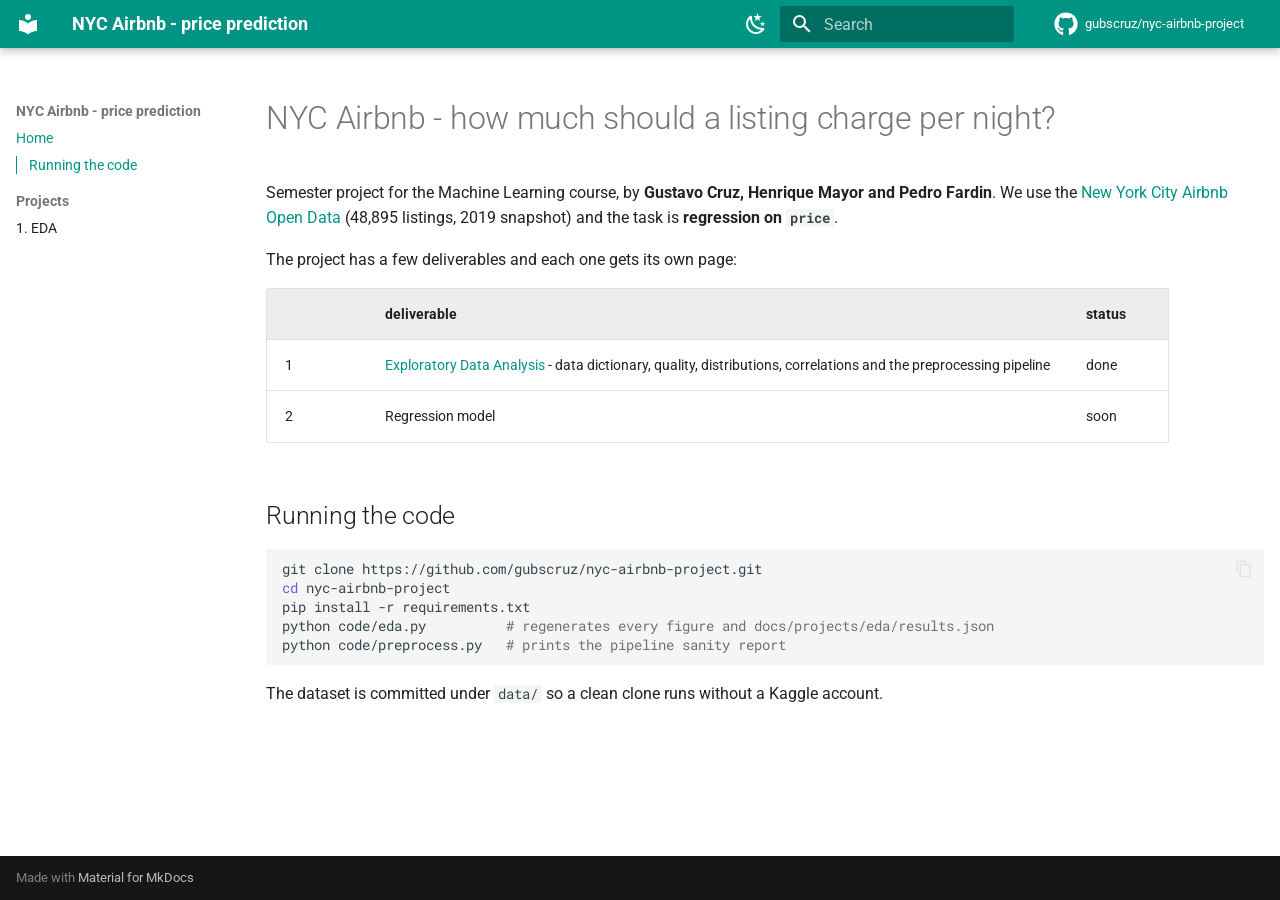
<file: index.html>
<!doctype html>
<html lang="en" class="no-js">
  <head>
    
      <meta charset="utf-8">
      <meta name="viewport" content="width=device-width,initial-scale=1">
      
        <meta name="description" content="Machine learning project on the New York City Airbnb Open Data (2019)">
      
      
      
        <link rel="canonical" href="https://gubscruz.github.io/nyc-airbnb-project/">
      
      
      
        <link rel="next" href="projects/eda/">
      
      
        
      
      
      <link rel="icon" href="assets/images/favicon.png">
      <meta name="generator" content="mkdocs-1.6.1, mkdocs-material-9.8.0">
    
    
      
        <title>NYC Airbnb - price prediction</title>
      
    
    
      <link rel="stylesheet" href="assets/stylesheets/main.57a0d79d.min.css">
      
        
        <link rel="stylesheet" href="assets/stylesheets/palette.fb2fffe2.min.css">
      
      


    
    
      
    
    
      
        
        
        <link rel="preconnect" href="https://fonts.gstatic.com" crossorigin>
        <link rel="stylesheet" href="https://fonts.googleapis.com/css?family=Roboto:300,300i,400,400i,700,700i%7CRoboto+Mono:400,400i,700,700i&display=fallback">
        <style>:root{--md-text-font:"Roboto";--md-code-font:"Roboto Mono"}</style>
      
    
    
      <link rel="stylesheet" href="stylesheets/extra.css">
    
    <script>__md_scope=new URL(".",location),__md_hash=e=>[...e].reduce(((e,_)=>(e<<5)-e+_.charCodeAt(0)),0),__md_get=(e,_=localStorage,t=__md_scope)=>JSON.parse(_.getItem(t.pathname+"."+e)),__md_set=(e,_,t=localStorage,a=__md_scope)=>{try{t.setItem(a.pathname+"."+e,JSON.stringify(_))}catch(e){}}</script>
    
      

    
    
  </head>
  
  
    
    
      
    
    
    
    
    <body dir="ltr" data-md-color-scheme="default" data-md-color-primary="teal" data-md-color-accent="deep-orange">
  
    
    <input class="md-toggle" data-md-toggle="drawer" type="checkbox" id="__drawer" autocomplete="off">
    <input class="md-toggle" data-md-toggle="search" type="checkbox" id="__search" autocomplete="off">
    <label class="md-overlay" for="__drawer"></label>
    <div data-md-component="skip">
      
        
        <a href="#nyc-airbnb-how-much-should-a-listing-charge-per-night" class="md-skip">
          Skip to content
        </a>
      
    </div>
    <div data-md-component="announce">
      
    </div>
    
    
      

  

<header class="md-header md-header--shadow" data-md-component="header">
  <nav class="md-header__inner md-grid" aria-label="Header">
    <a href="." title="NYC Airbnb - price prediction" class="md-header__button md-logo" aria-label="NYC Airbnb - price prediction" data-md-component="logo">
      
  
  <svg xmlns="http://www.w3.org/2000/svg" viewBox="0 0 24 24"><path d="M12 8a3 3 0 0 0 3-3 3 3 0 0 0-3-3 3 3 0 0 0-3 3 3 3 0 0 0 3 3m0 3.54C9.64 9.35 6.5 8 3 8v11c3.5 0 6.64 1.35 9 3.54 2.36-2.19 5.5-3.54 9-3.54V8c-3.5 0-6.64 1.35-9 3.54"/></svg>

    </a>
    <label class="md-header__button md-icon" for="__drawer">
      
      <svg xmlns="http://www.w3.org/2000/svg" viewBox="0 0 24 24"><path d="M3 6h18v2H3zm0 5h18v2H3zm0 5h18v2H3z"/></svg>
    </label>
    <div class="md-header__title" data-md-component="header-title">
      <div class="md-header__ellipsis">
        <div class="md-header__topic">
          <span class="md-ellipsis">
            NYC Airbnb - price prediction
          </span>
        </div>
        <div class="md-header__topic" data-md-component="header-topic">
          <span class="md-ellipsis">
            
              Home
            
          </span>
        </div>
      </div>
    </div>
    
      
        <form class="md-header__option" data-md-component="palette">
  
    
    
    
    <input class="md-option" data-md-color-media="" data-md-color-scheme="default" data-md-color-primary="teal" data-md-color-accent="deep-orange"  aria-label="dark mode"  type="radio" name="__palette" id="__palette_0">
    
      <label class="md-header__button md-icon" title="dark mode" for="__palette_1" hidden>
        <svg xmlns="http://www.w3.org/2000/svg" viewBox="0 0 24 24"><path d="m17.75 4.09-2.53 1.94.91 3.06-2.63-1.81-2.63 1.81.91-3.06-2.53-1.94L12.44 4l1.06-3 1.06 3zm3.5 6.91-1.64 1.25.59 1.98-1.7-1.17-1.7 1.17.59-1.98L15.75 11l2.06-.05L18.5 9l.69 1.95zm-2.28 4.95c.83-.08 1.72 1.1 1.19 1.85-.32.45-.66.87-1.08 1.27C15.17 23 8.84 23 4.94 19.07c-3.91-3.9-3.91-10.24 0-14.14.4-.4.82-.76 1.27-1.08.75-.53 1.93.36 1.85 1.19-.27 2.86.69 5.83 2.89 8.02a9.96 9.96 0 0 0 8.02 2.89m-1.64 2.02a12.08 12.08 0 0 1-7.8-3.47c-2.17-2.19-3.33-5-3.49-7.82-2.81 3.14-2.7 7.96.31 10.98 3.02 3.01 7.84 3.12 10.98.31"/></svg>
      </label>
    
  
    
    
    
    <input class="md-option" data-md-color-media="" data-md-color-scheme="slate" data-md-color-primary="teal" data-md-color-accent="deep-orange"  aria-label="light mode"  type="radio" name="__palette" id="__palette_1">
    
      <label class="md-header__button md-icon" title="light mode" for="__palette_0" hidden>
        <svg xmlns="http://www.w3.org/2000/svg" viewBox="0 0 24 24"><path d="M12 7a5 5 0 0 1 5 5 5 5 0 0 1-5 5 5 5 0 0 1-5-5 5 5 0 0 1 5-5m0 2a3 3 0 0 0-3 3 3 3 0 0 0 3 3 3 3 0 0 0 3-3 3 3 0 0 0-3-3m0-7 2.39 3.42C13.65 5.15 12.84 5 12 5s-1.65.15-2.39.42zM3.34 7l4.16-.35A7.2 7.2 0 0 0 5.94 8.5c-.44.74-.69 1.5-.83 2.29zm.02 10 1.76-3.77a7.131 7.131 0 0 0 2.38 4.14zM20.65 7l-1.77 3.79a7.02 7.02 0 0 0-2.38-4.15zm-.01 10-4.14.36c.59-.51 1.12-1.14 1.54-1.86.42-.73.69-1.5.83-2.29zM12 22l-2.41-3.44c.74.27 1.55.44 2.41.44.82 0 1.63-.17 2.37-.44z"/></svg>
      </label>
    
  
</form>
      
    
    
      <script>var palette=__md_get("__palette");if(palette&&palette.color){if("(prefers-color-scheme)"===palette.color.media){var media=matchMedia("(prefers-color-scheme: light)"),input=document.querySelector(media.matches?"[data-md-color-media='(prefers-color-scheme: light)']":"[data-md-color-media='(prefers-color-scheme: dark)']");palette.color.media=input.getAttribute("data-md-color-media"),palette.color.scheme=input.getAttribute("data-md-color-scheme"),palette.color.primary=input.getAttribute("data-md-color-primary"),palette.color.accent=input.getAttribute("data-md-color-accent")}for(var[key,value]of Object.entries(palette.color))document.body.setAttribute("data-md-color-"+key,value)}</script>
    
    
    
      
      
        <label class="md-header__button md-icon" for="__search">
          
          <svg xmlns="http://www.w3.org/2000/svg" viewBox="0 0 24 24"><path d="M9.5 3A6.5 6.5 0 0 1 16 9.5c0 1.61-.59 3.09-1.56 4.23l.27.27h.79l5 5-1.5 1.5-5-5v-.79l-.27-.27A6.52 6.52 0 0 1 9.5 16 6.5 6.5 0 0 1 3 9.5 6.5 6.5 0 0 1 9.5 3m0 2C7 5 5 7 5 9.5S7 14 9.5 14 14 12 14 9.5 12 5 9.5 5"/></svg>
        </label>
        <div class="md-search" data-md-component="search" role="dialog">
  <label class="md-search__overlay" for="__search"></label>
  <div class="md-search__inner" role="search">
    <form class="md-search__form" name="search">
      <input type="text" class="md-search__input" name="query" aria-label="Search" placeholder="Search" autocapitalize="off" autocorrect="off" autocomplete="off" spellcheck="false" data-md-component="search-query" required>
      <label class="md-search__icon md-icon" for="__search">
        
        <svg xmlns="http://www.w3.org/2000/svg" viewBox="0 0 24 24"><path d="M9.5 3A6.5 6.5 0 0 1 16 9.5c0 1.61-.59 3.09-1.56 4.23l.27.27h.79l5 5-1.5 1.5-5-5v-.79l-.27-.27A6.52 6.52 0 0 1 9.5 16 6.5 6.5 0 0 1 3 9.5 6.5 6.5 0 0 1 9.5 3m0 2C7 5 5 7 5 9.5S7 14 9.5 14 14 12 14 9.5 12 5 9.5 5"/></svg>
        
        <svg xmlns="http://www.w3.org/2000/svg" viewBox="0 0 24 24"><path d="M20 11v2H8l5.5 5.5-1.42 1.42L4.16 12l7.92-7.92L13.5 5.5 8 11z"/></svg>
      </label>
      <nav class="md-search__options" aria-label="Search">
        
        <button type="reset" class="md-search__icon md-icon" title="Clear" aria-label="Clear" tabindex="-1">
          
          <svg xmlns="http://www.w3.org/2000/svg" viewBox="0 0 24 24"><path d="M19 6.41 17.59 5 12 10.59 6.41 5 5 6.41 10.59 12 5 17.59 6.41 19 12 13.41 17.59 19 19 17.59 13.41 12z"/></svg>
        </button>
      </nav>
      
    </form>
    <div class="md-search__output">
      <div class="md-search__scrollwrap" tabindex="0" data-md-scrollfix>
        <div class="md-search-result" data-md-component="search-result">
          <div class="md-search-result__meta">
            Initializing search
          </div>
          <ol class="md-search-result__list" role="presentation"></ol>
        </div>
      </div>
    </div>
  </div>
</div>
      
    
    
      <div class="md-header__source">
        <a href="https://github.com/gubscruz/nyc-airbnb-project" title="Go to repository" class="md-source" data-md-component="source">
  <div class="md-source__icon md-icon">
    
    <svg xmlns="http://www.w3.org/2000/svg" viewBox="0 0 512 512"><!--! Font Awesome Free 7.1.0 by @fontawesome - https://fontawesome.com License - https://fontawesome.com/license/free (Icons: CC BY 4.0, Fonts: SIL OFL 1.1, Code: MIT License) Copyright 2025 Fonticons, Inc.--><path d="M173.9 397.4c0 2-2.3 3.6-5.2 3.6-3.3.3-5.6-1.3-5.6-3.6 0-2 2.3-3.6 5.2-3.6 3-.3 5.6 1.3 5.6 3.6m-31.1-4.5c-.7 2 1.3 4.3 4.3 4.9 2.6 1 5.6 0 6.2-2s-1.3-4.3-4.3-5.2c-2.6-.7-5.5.3-6.2 2.3m44.2-1.7c-2.9.7-4.9 2.6-4.6 4.9.3 2 2.9 3.3 5.9 2.6 2.9-.7 4.9-2.6 4.6-4.6-.3-1.9-3-3.2-5.9-2.9M252.8 8C114.1 8 8 113.3 8 252c0 110.9 69.8 205.8 169.5 239.2 12.8 2.3 17.3-5.6 17.3-12.1 0-6.2-.3-40.4-.3-61.4 0 0-70 15-84.7-29.8 0 0-11.4-29.1-27.8-36.6 0 0-22.9-15.7 1.6-15.4 0 0 24.9 2 38.6 25.8 21.9 38.6 58.6 27.5 72.9 20.9 2.3-16 8.8-27.1 16-33.7-55.9-6.2-112.3-14.3-112.3-110.5 0-27.5 7.6-41.3 23.6-58.9-2.6-6.5-11.1-33.3 2.6-67.9 20.9-6.5 69 27 69 27 20-5.6 41.5-8.5 62.8-8.5s42.8 2.9 62.8 8.5c0 0 48.1-33.6 69-27 13.7 34.7 5.2 61.4 2.6 67.9 16 17.7 25.8 31.5 25.8 58.9 0 96.5-58.9 104.2-114.8 110.5 9.2 7.9 17 22.9 17 46.4 0 33.7-.3 75.4-.3 83.6 0 6.5 4.6 14.4 17.3 12.1C436.2 457.8 504 362.9 504 252 504 113.3 391.5 8 252.8 8M105.2 352.9c-1.3 1-1 3.3.7 5.2 1.6 1.6 3.9 2.3 5.2 1 1.3-1 1-3.3-.7-5.2-1.6-1.6-3.9-2.3-5.2-1m-10.8-8.1c-.7 1.3.3 2.9 2.3 3.9 1.6 1 3.6.7 4.3-.7.7-1.3-.3-2.9-2.3-3.9-2-.6-3.6-.3-4.3.7m32.4 35.6c-1.6 1.3-1 4.3 1.3 6.2 2.3 2.3 5.2 2.6 6.5 1 1.3-1.3.7-4.3-1.3-6.2-2.2-2.3-5.2-2.6-6.5-1m-11.4-14.7c-1.6 1-1.6 3.6 0 5.9s4.3 3.3 5.6 2.3c1.6-1.3 1.6-3.9 0-6.2-1.4-2.3-4-3.3-5.6-2"/></svg>
  </div>
  <div class="md-source__repository">
    gubscruz/nyc-airbnb-project
  </div>
</a>
      </div>
    
  </nav>
  
</header>
    
    <div class="md-container" data-md-component="container">
      
      
        
          
        
      
      <main class="md-main" data-md-component="main">
        <div class="md-main__inner md-grid">
          
            
              
              <div class="md-sidebar md-sidebar--primary" data-md-component="sidebar" data-md-type="navigation" >
                <div class="md-sidebar__scrollwrap">
                  <div class="md-sidebar__inner">
                    



  

<nav class="md-nav md-nav--primary md-nav--integrated" aria-label="Navigation" data-md-level="0">
  <label class="md-nav__title" for="__drawer">
    <a href="." title="NYC Airbnb - price prediction" class="md-nav__button md-logo" aria-label="NYC Airbnb - price prediction" data-md-component="logo">
      
  
  <svg xmlns="http://www.w3.org/2000/svg" viewBox="0 0 24 24"><path d="M12 8a3 3 0 0 0 3-3 3 3 0 0 0-3-3 3 3 0 0 0-3 3 3 3 0 0 0 3 3m0 3.54C9.64 9.35 6.5 8 3 8v11c3.5 0 6.64 1.35 9 3.54 2.36-2.19 5.5-3.54 9-3.54V8c-3.5 0-6.64 1.35-9 3.54"/></svg>

    </a>
    NYC Airbnb - price prediction
  </label>
  
    <div class="md-nav__source">
      <a href="https://github.com/gubscruz/nyc-airbnb-project" title="Go to repository" class="md-source" data-md-component="source">
  <div class="md-source__icon md-icon">
    
    <svg xmlns="http://www.w3.org/2000/svg" viewBox="0 0 512 512"><!--! Font Awesome Free 7.1.0 by @fontawesome - https://fontawesome.com License - https://fontawesome.com/license/free (Icons: CC BY 4.0, Fonts: SIL OFL 1.1, Code: MIT License) Copyright 2025 Fonticons, Inc.--><path d="M173.9 397.4c0 2-2.3 3.6-5.2 3.6-3.3.3-5.6-1.3-5.6-3.6 0-2 2.3-3.6 5.2-3.6 3-.3 5.6 1.3 5.6 3.6m-31.1-4.5c-.7 2 1.3 4.3 4.3 4.9 2.6 1 5.6 0 6.2-2s-1.3-4.3-4.3-5.2c-2.6-.7-5.5.3-6.2 2.3m44.2-1.7c-2.9.7-4.9 2.6-4.6 4.9.3 2 2.9 3.3 5.9 2.6 2.9-.7 4.9-2.6 4.6-4.6-.3-1.9-3-3.2-5.9-2.9M252.8 8C114.1 8 8 113.3 8 252c0 110.9 69.8 205.8 169.5 239.2 12.8 2.3 17.3-5.6 17.3-12.1 0-6.2-.3-40.4-.3-61.4 0 0-70 15-84.7-29.8 0 0-11.4-29.1-27.8-36.6 0 0-22.9-15.7 1.6-15.4 0 0 24.9 2 38.6 25.8 21.9 38.6 58.6 27.5 72.9 20.9 2.3-16 8.8-27.1 16-33.7-55.9-6.2-112.3-14.3-112.3-110.5 0-27.5 7.6-41.3 23.6-58.9-2.6-6.5-11.1-33.3 2.6-67.9 20.9-6.5 69 27 69 27 20-5.6 41.5-8.5 62.8-8.5s42.8 2.9 62.8 8.5c0 0 48.1-33.6 69-27 13.7 34.7 5.2 61.4 2.6 67.9 16 17.7 25.8 31.5 25.8 58.9 0 96.5-58.9 104.2-114.8 110.5 9.2 7.9 17 22.9 17 46.4 0 33.7-.3 75.4-.3 83.6 0 6.5 4.6 14.4 17.3 12.1C436.2 457.8 504 362.9 504 252 504 113.3 391.5 8 252.8 8M105.2 352.9c-1.3 1-1 3.3.7 5.2 1.6 1.6 3.9 2.3 5.2 1 1.3-1 1-3.3-.7-5.2-1.6-1.6-3.9-2.3-5.2-1m-10.8-8.1c-.7 1.3.3 2.9 2.3 3.9 1.6 1 3.6.7 4.3-.7.7-1.3-.3-2.9-2.3-3.9-2-.6-3.6-.3-4.3.7m32.4 35.6c-1.6 1.3-1 4.3 1.3 6.2 2.3 2.3 5.2 2.6 6.5 1 1.3-1.3.7-4.3-1.3-6.2-2.2-2.3-5.2-2.6-6.5-1m-11.4-14.7c-1.6 1-1.6 3.6 0 5.9s4.3 3.3 5.6 2.3c1.6-1.3 1.6-3.9 0-6.2-1.4-2.3-4-3.3-5.6-2"/></svg>
  </div>
  <div class="md-source__repository">
    gubscruz/nyc-airbnb-project
  </div>
</a>
    </div>
  
  <ul class="md-nav__list" data-md-scrollfix>
    
      
      
  
  
    
  
  
  
    <li class="md-nav__item md-nav__item--active">
      
      <input class="md-nav__toggle md-toggle" type="checkbox" id="__toc">
      
      
        
      
      
        <label class="md-nav__link md-nav__link--active" for="__toc">
          
  
  
  <span class="md-ellipsis">
    
  
    Home
  

    
  </span>
  
  

          <span class="md-nav__icon md-icon"></span>
        </label>
      
      <a href="." class="md-nav__link md-nav__link--active">
        
  
  
  <span class="md-ellipsis">
    
  
    Home
  

    
  </span>
  
  

      </a>
      
        

<nav class="md-nav md-nav--secondary" aria-label="Table of contents">
  
  
  
    
  
  
    <label class="md-nav__title" for="__toc">
      <span class="md-nav__icon md-icon"></span>
      Table of contents
    </label>
    <ul class="md-nav__list" data-md-component="toc" data-md-scrollfix>
      
        <li class="md-nav__item">
  <a href="#running-the-code" class="md-nav__link">
    <span class="md-ellipsis">
      
        Running the code
      
    </span>
  </a>
  
</li>
      
    </ul>
  
</nav>
      
    </li>
  

    
      
      
  
  
  
  
    
    
    
    
      
        
        
      
    
    
    <li class="md-nav__item md-nav__item--section md-nav__item--nested">
      
        
        
        <input class="md-nav__toggle md-toggle " type="checkbox" id="__nav_2" >
        
          
          <label class="md-nav__link" for="__nav_2" id="__nav_2_label" tabindex="">
            
  
  
  <span class="md-ellipsis">
    
  
    Projects
  

    
  </span>
  
  

            <span class="md-nav__icon md-icon"></span>
          </label>
        
        <nav class="md-nav" data-md-level="1" aria-labelledby="__nav_2_label" aria-expanded="false">
          <label class="md-nav__title" for="__nav_2">
            <span class="md-nav__icon md-icon"></span>
            
  
    Projects
  

          </label>
          <ul class="md-nav__list" data-md-scrollfix>
            
              
                
  
  
  
  
    <li class="md-nav__item">
      <a href="projects/eda/" class="md-nav__link">
        
  
  
  <span class="md-ellipsis">
    
  
    1. EDA
  

    
  </span>
  
  

      </a>
    </li>
  

              
            
          </ul>
        </nav>
      
    </li>
  

    
  </ul>
</nav>
                  </div>
                </div>
              </div>
            
            
          
          
            <div class="md-content" data-md-component="content">
              
              <article class="md-content__inner md-typeset">
                
                  


  
  


<h1 id="nyc-airbnb-how-much-should-a-listing-charge-per-night">NYC Airbnb - how much should a listing charge per night?<a class="headerlink" href="#nyc-airbnb-how-much-should-a-listing-charge-per-night" title="Permanent link">&para;</a></h1>
<p>Semester project for the Machine Learning course, by <strong>Gustavo Cruz, Henrique Mayor and Pedro Fardin</strong>. We use the <a href="https://www.kaggle.com/datasets/dgomonov/new-york-city-airbnb-open-data">New York City Airbnb Open Data</a> (48,895 listings, 2019 snapshot) and the task is <strong>regression on <code>price</code></strong>.</p>
<p>The project has a few deliverables and each one gets its own page:</p>
<table>
<thead>
<tr>
<th></th>
<th>deliverable</th>
<th>status</th>
</tr>
</thead>
<tbody>
<tr>
<td>1</td>
<td><a href="projects/eda/">Exploratory Data Analysis</a> - data dictionary, quality, distributions, correlations and the preprocessing pipeline</td>
<td>done</td>
</tr>
<tr>
<td>2</td>
<td>Regression model</td>
<td>soon</td>
</tr>
</tbody>
</table>
<h2 id="running-the-code">Running the code<a class="headerlink" href="#running-the-code" title="Permanent link">&para;</a></h2>
<div class="highlight"><pre><span></span><code>git<span class="w"> </span>clone<span class="w"> </span>https://github.com/gubscruz/nyc-airbnb-project.git
<span class="nb">cd</span><span class="w"> </span>nyc-airbnb-project
pip<span class="w"> </span>install<span class="w"> </span>-r<span class="w"> </span>requirements.txt
python<span class="w"> </span>code/eda.py<span class="w">          </span><span class="c1"># regenerates every figure and docs/projects/eda/results.json</span>
python<span class="w"> </span>code/preprocess.py<span class="w">   </span><span class="c1"># prints the pipeline sanity report</span>
</code></pre></div>
<p>The dataset is committed under <code>data/</code> so a clean clone runs without a Kaggle account.</p>












                
              </article>
            </div>
          
          
<script>var target=document.getElementById(location.hash.slice(1));target&&target.name&&(target.checked=target.name.startsWith("__tabbed_"))</script>
        </div>
        
          <button type="button" class="md-top md-icon" data-md-component="top" hidden>
  
  <svg xmlns="http://www.w3.org/2000/svg" viewBox="0 0 24 24"><path d="M13 20h-2V8l-5.5 5.5-1.42-1.42L12 4.16l7.92 7.92-1.42 1.42L13 8z"/></svg>
  Back to top
</button>
        
      </main>
      
        <footer class="md-footer">
  
  <div class="md-footer-meta md-typeset">
    <div class="md-footer-meta__inner md-grid">
      <div class="md-copyright">
  
  
    Made with
    <a href="https://squidfunk.github.io/mkdocs-material/" target="_blank" rel="noopener">
      Material for MkDocs
    </a>
  
</div>
      
    </div>
  </div>
</footer>
      
    </div>
    <div class="md-dialog" data-md-component="dialog">
      <div class="md-dialog__inner md-typeset"></div>
    </div>
    
    
    
      
      
      <script id="__config" type="application/json">{"annotate": null, "base": ".", "features": ["navigation.sections", "navigation.top", "toc.integrate", "content.code.copy"], "search": "assets/javascripts/workers/search.a7633da7.min.js", "tags": null, "translations": {"clipboard.copied": "Copied to clipboard", "clipboard.copy": "Copy to clipboard", "search.result.more.one": "1 more on this page", "search.result.more.other": "# more on this page", "search.result.none": "No matching documents", "search.result.one": "1 matching document", "search.result.other": "# matching documents", "search.result.placeholder": "Type to start searching", "search.result.term.missing": "Missing", "select.version": "Select version"}, "version": null}</script>
    
    
      <script src="assets/javascripts/bundle.c21346df.min.js"></script>
      
    
  </body>
</html>
</file>
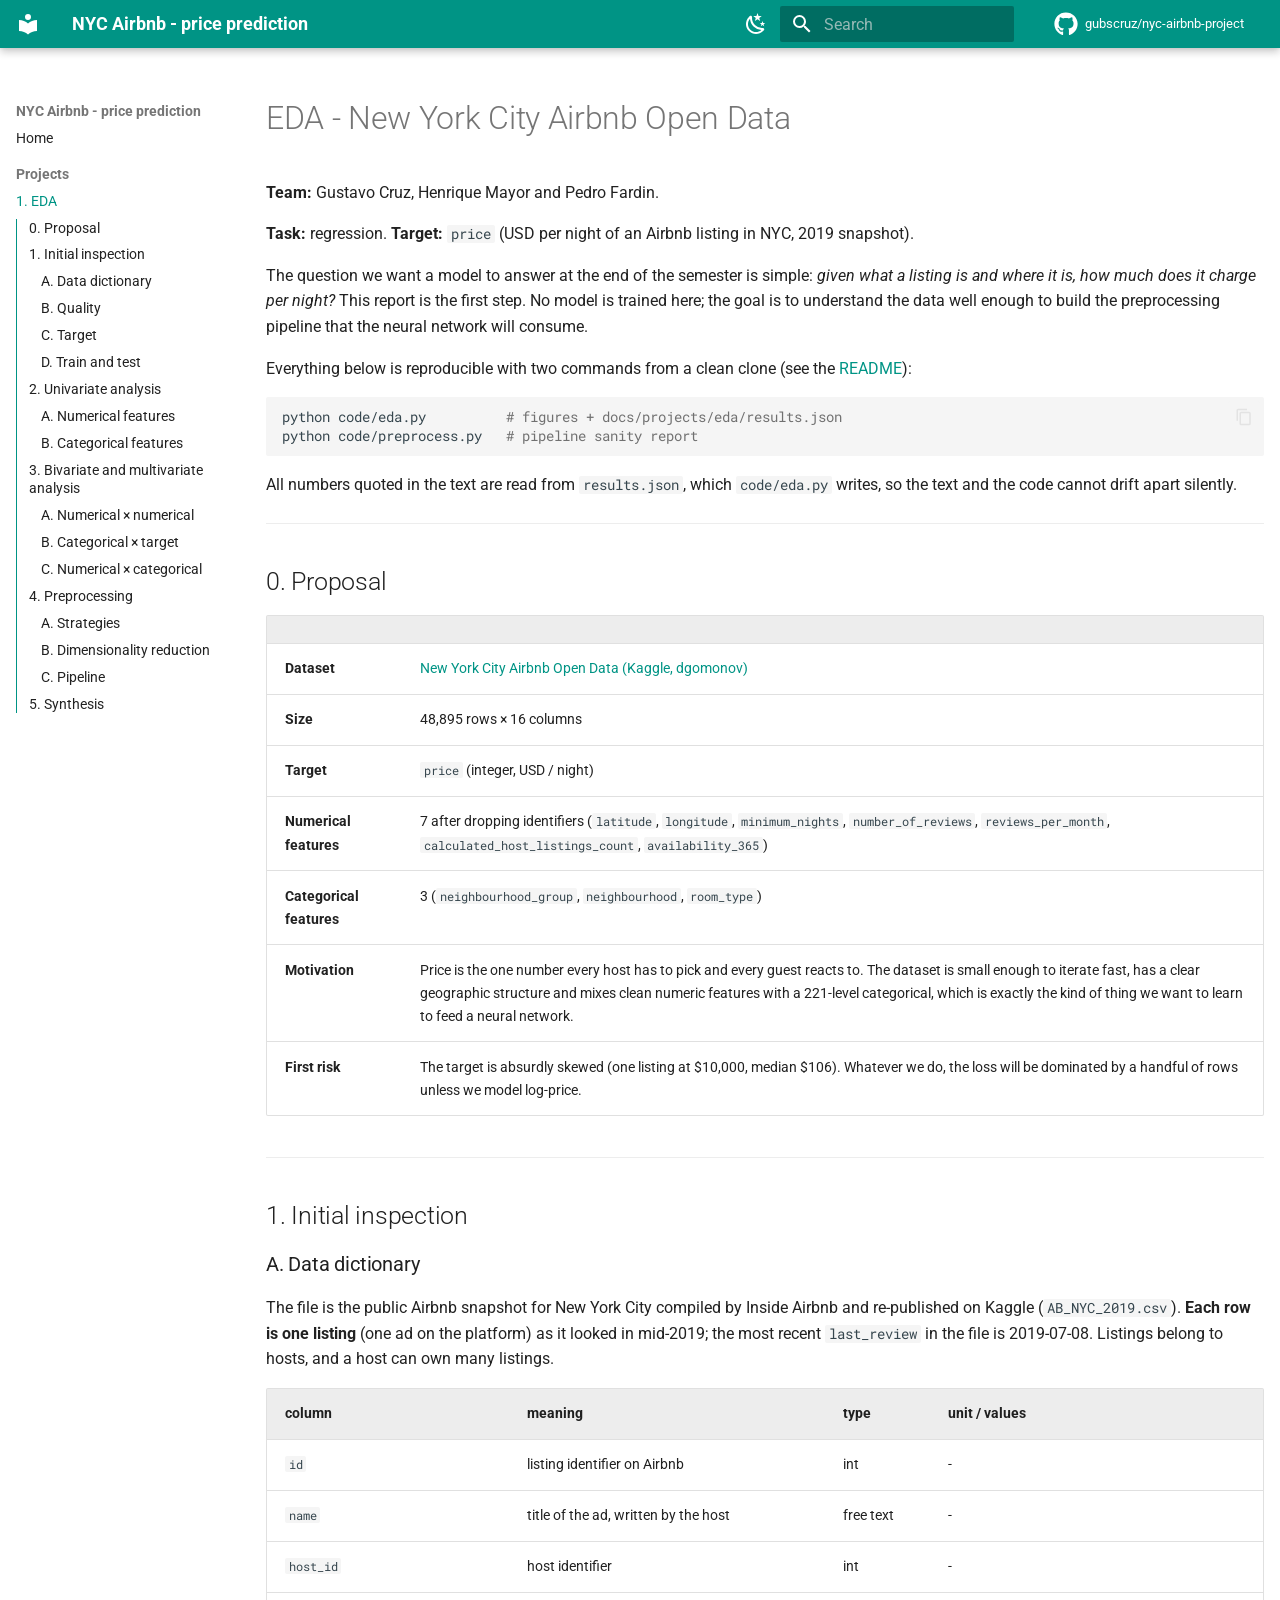
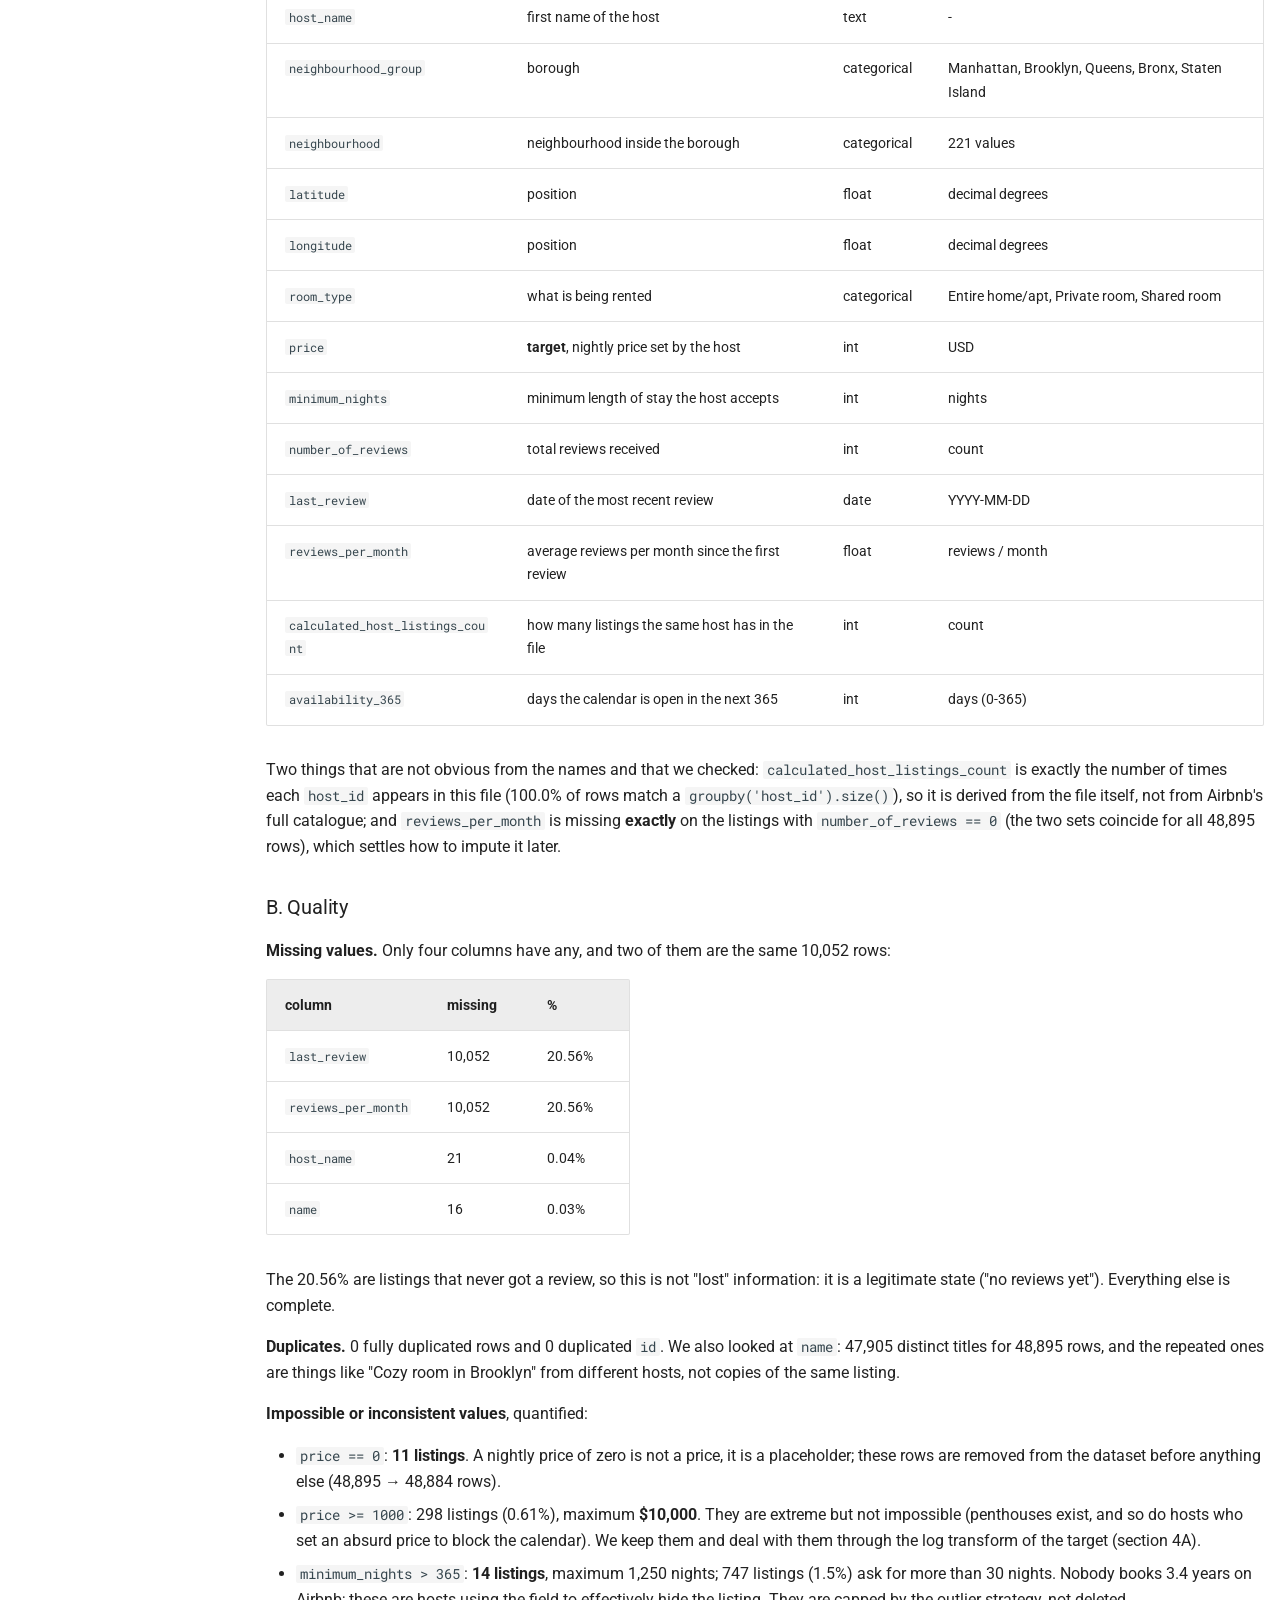
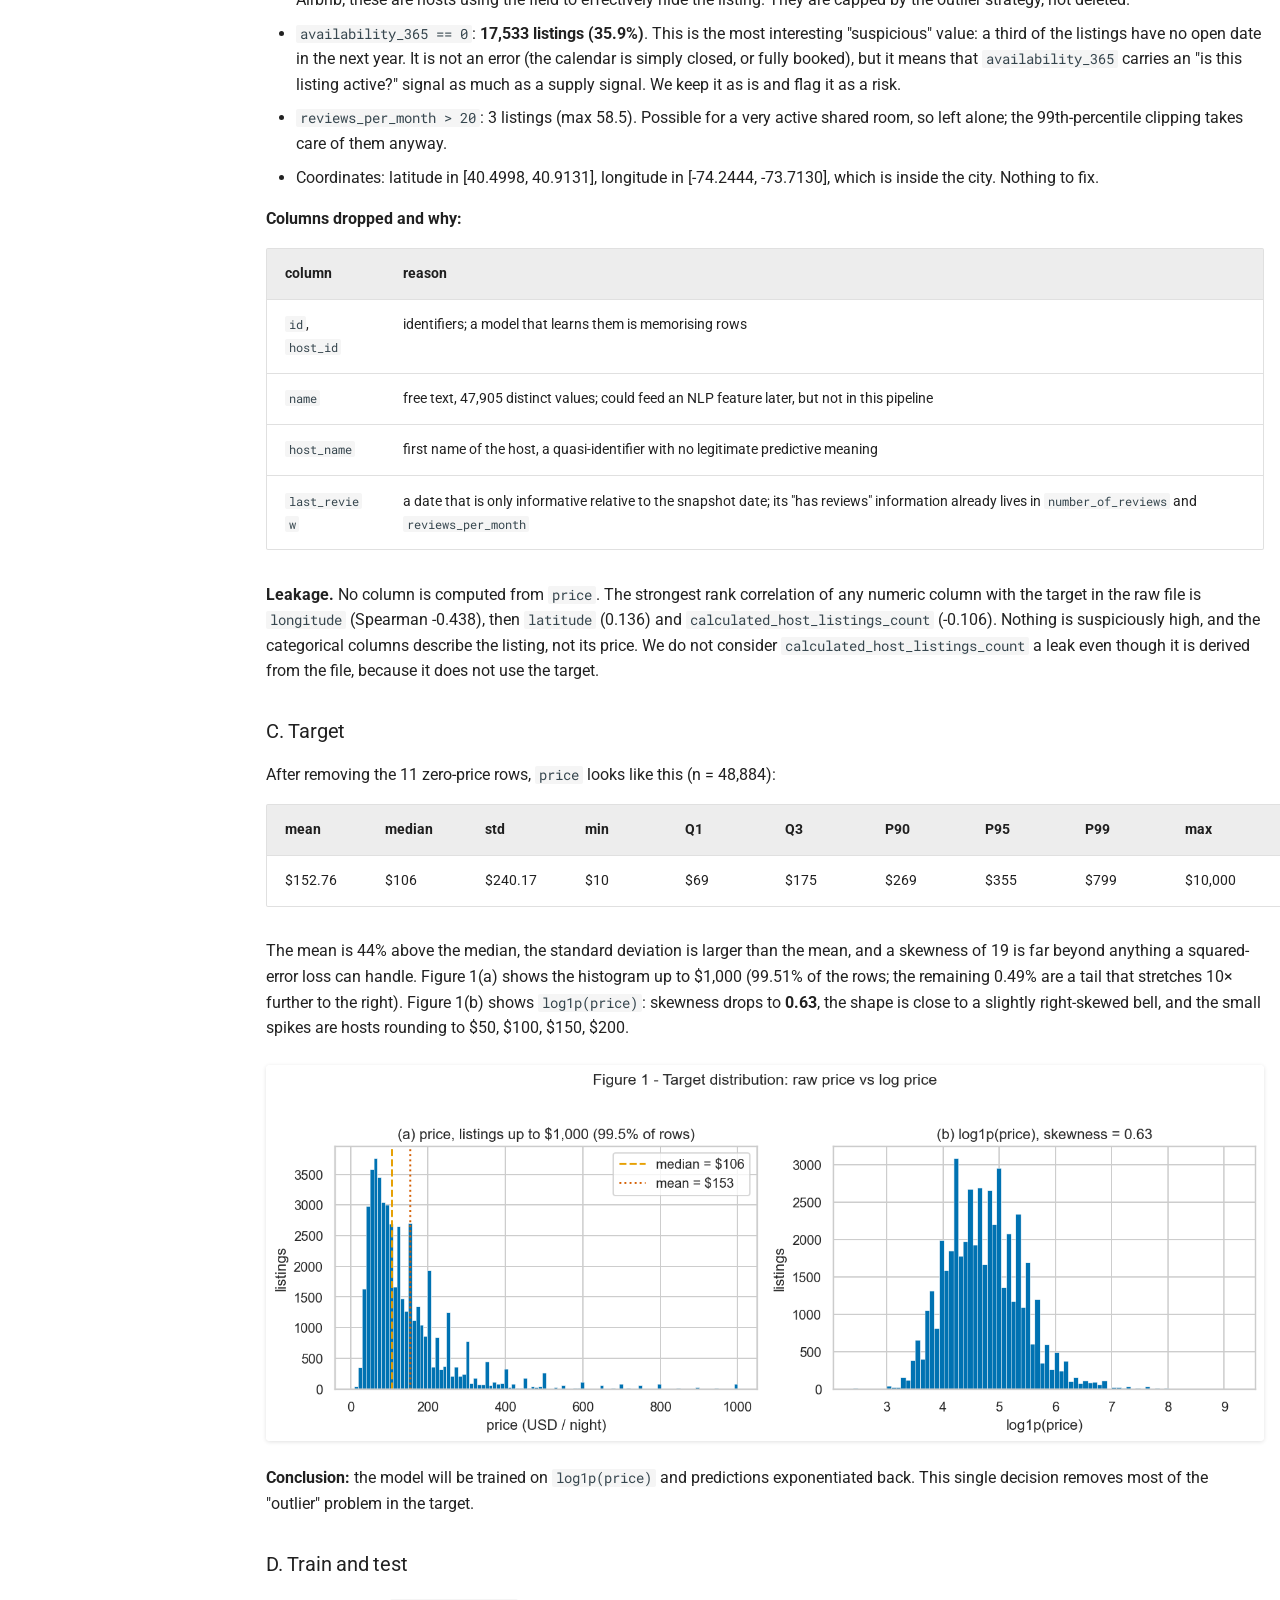
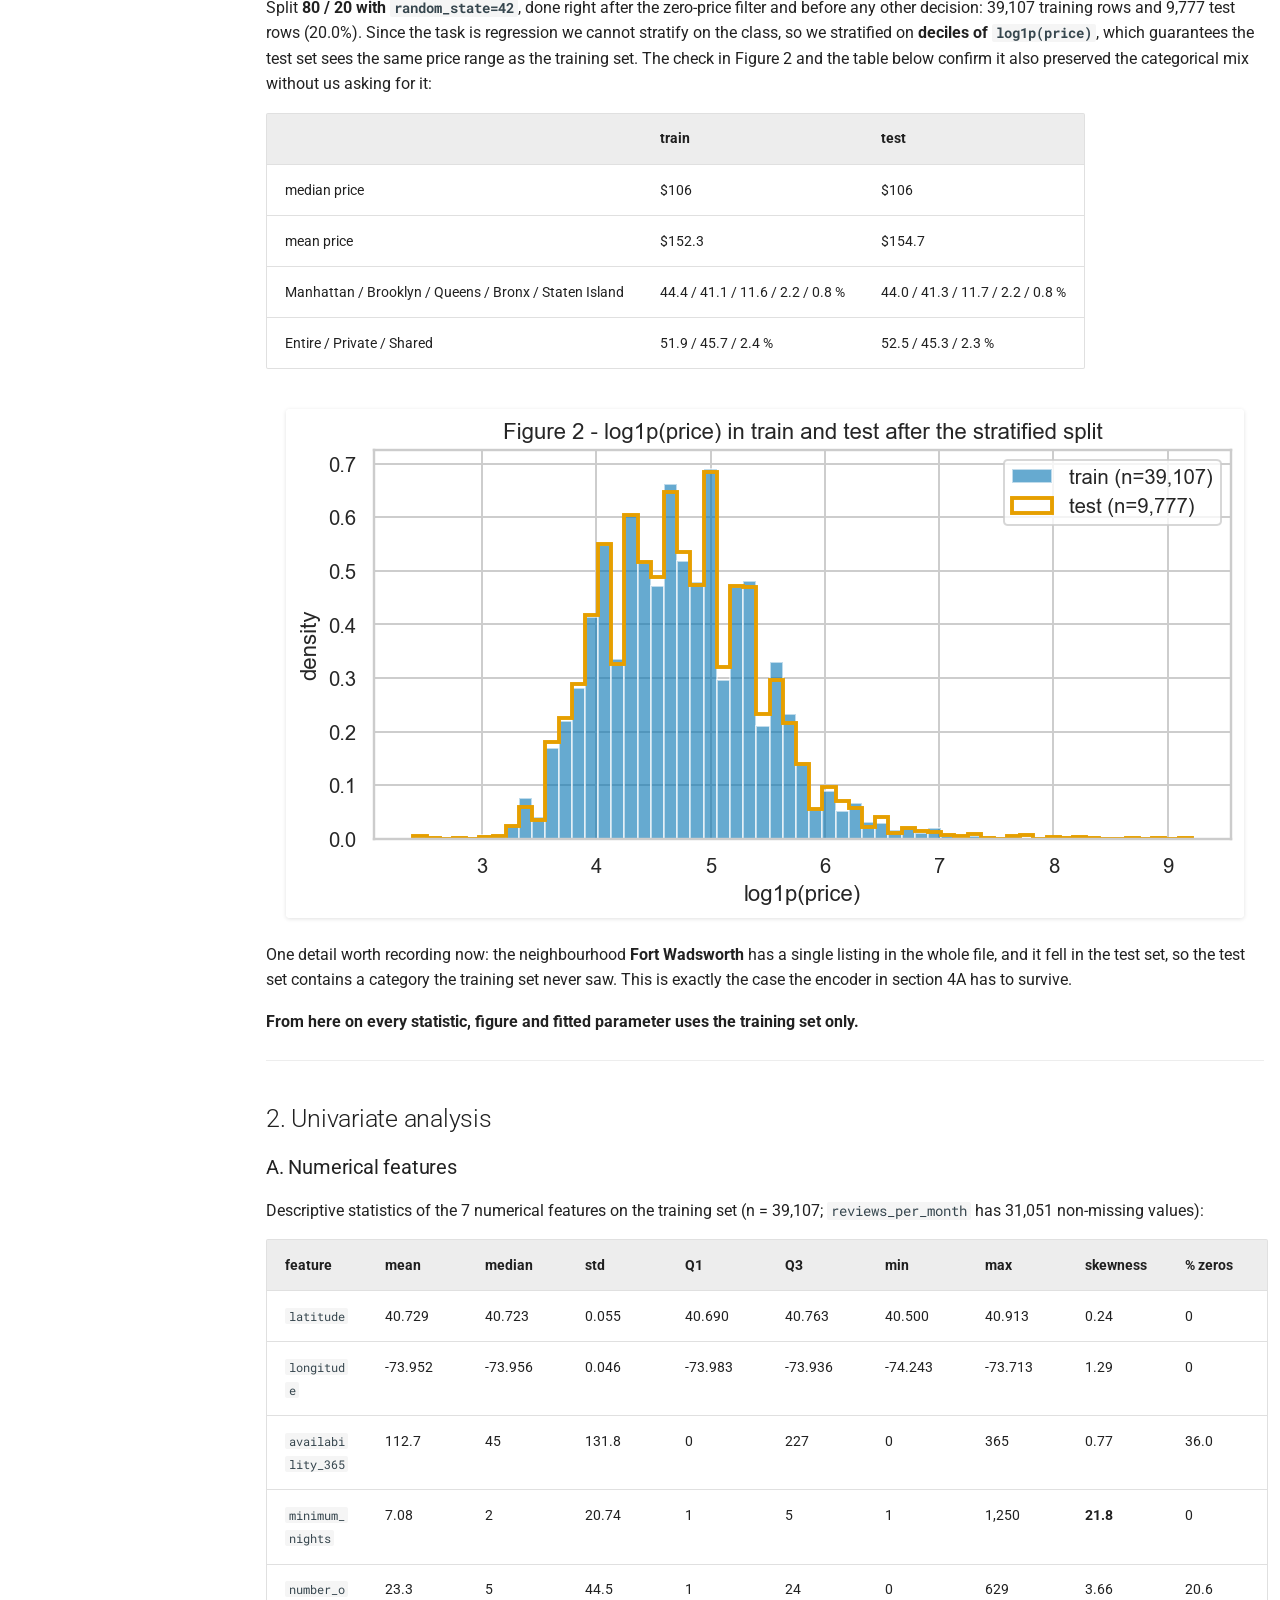
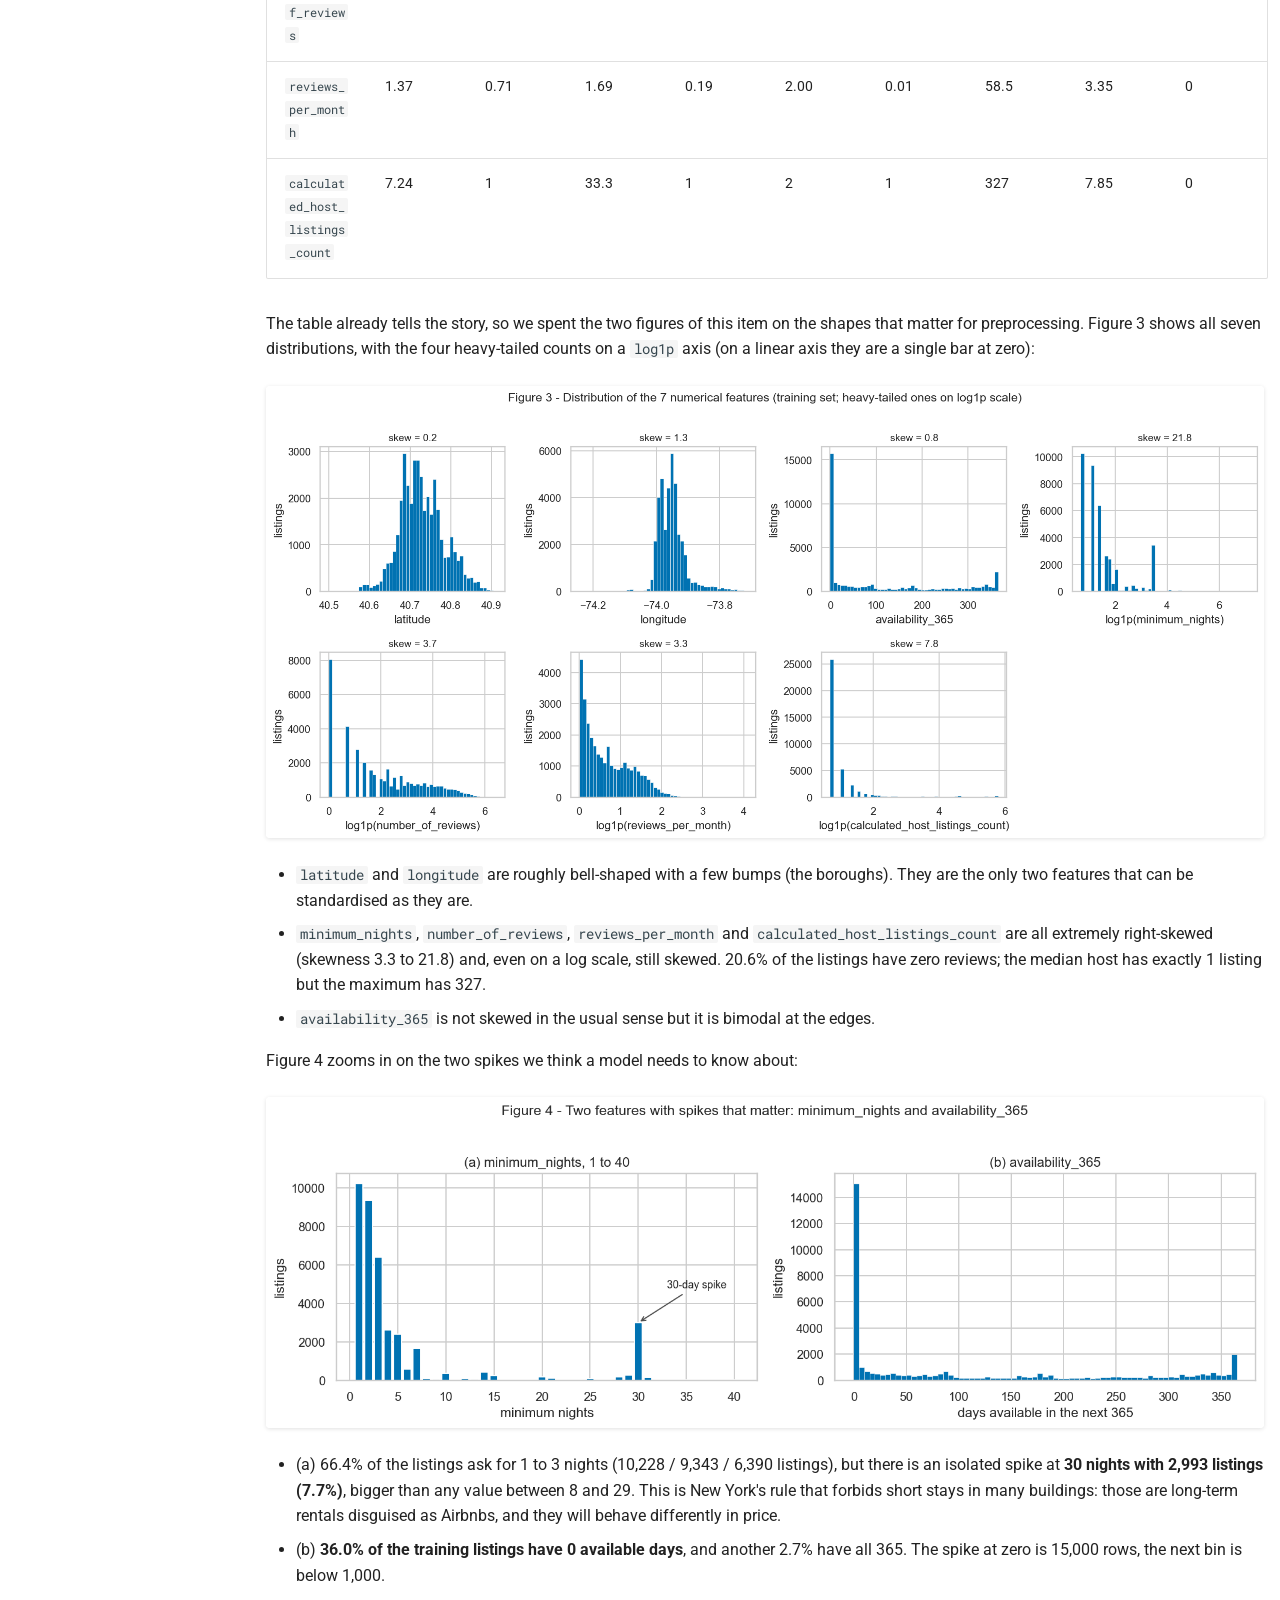
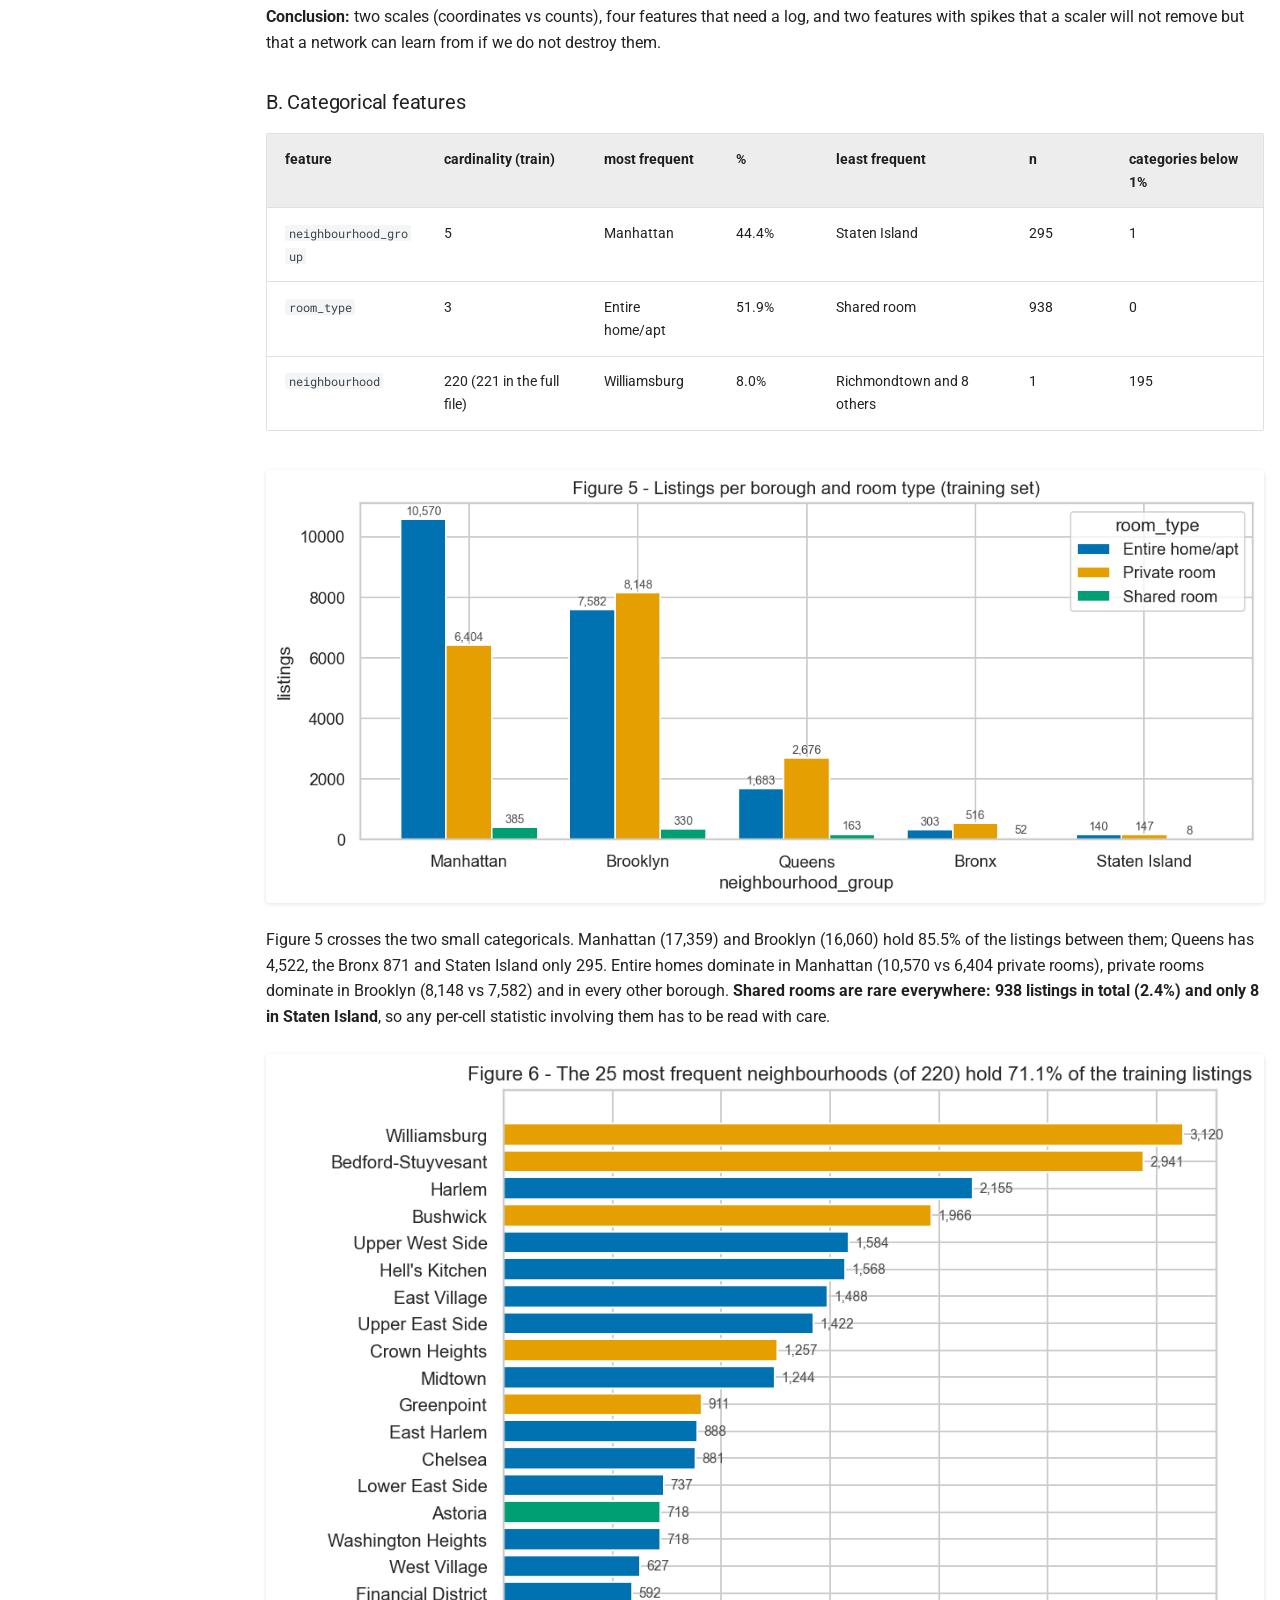
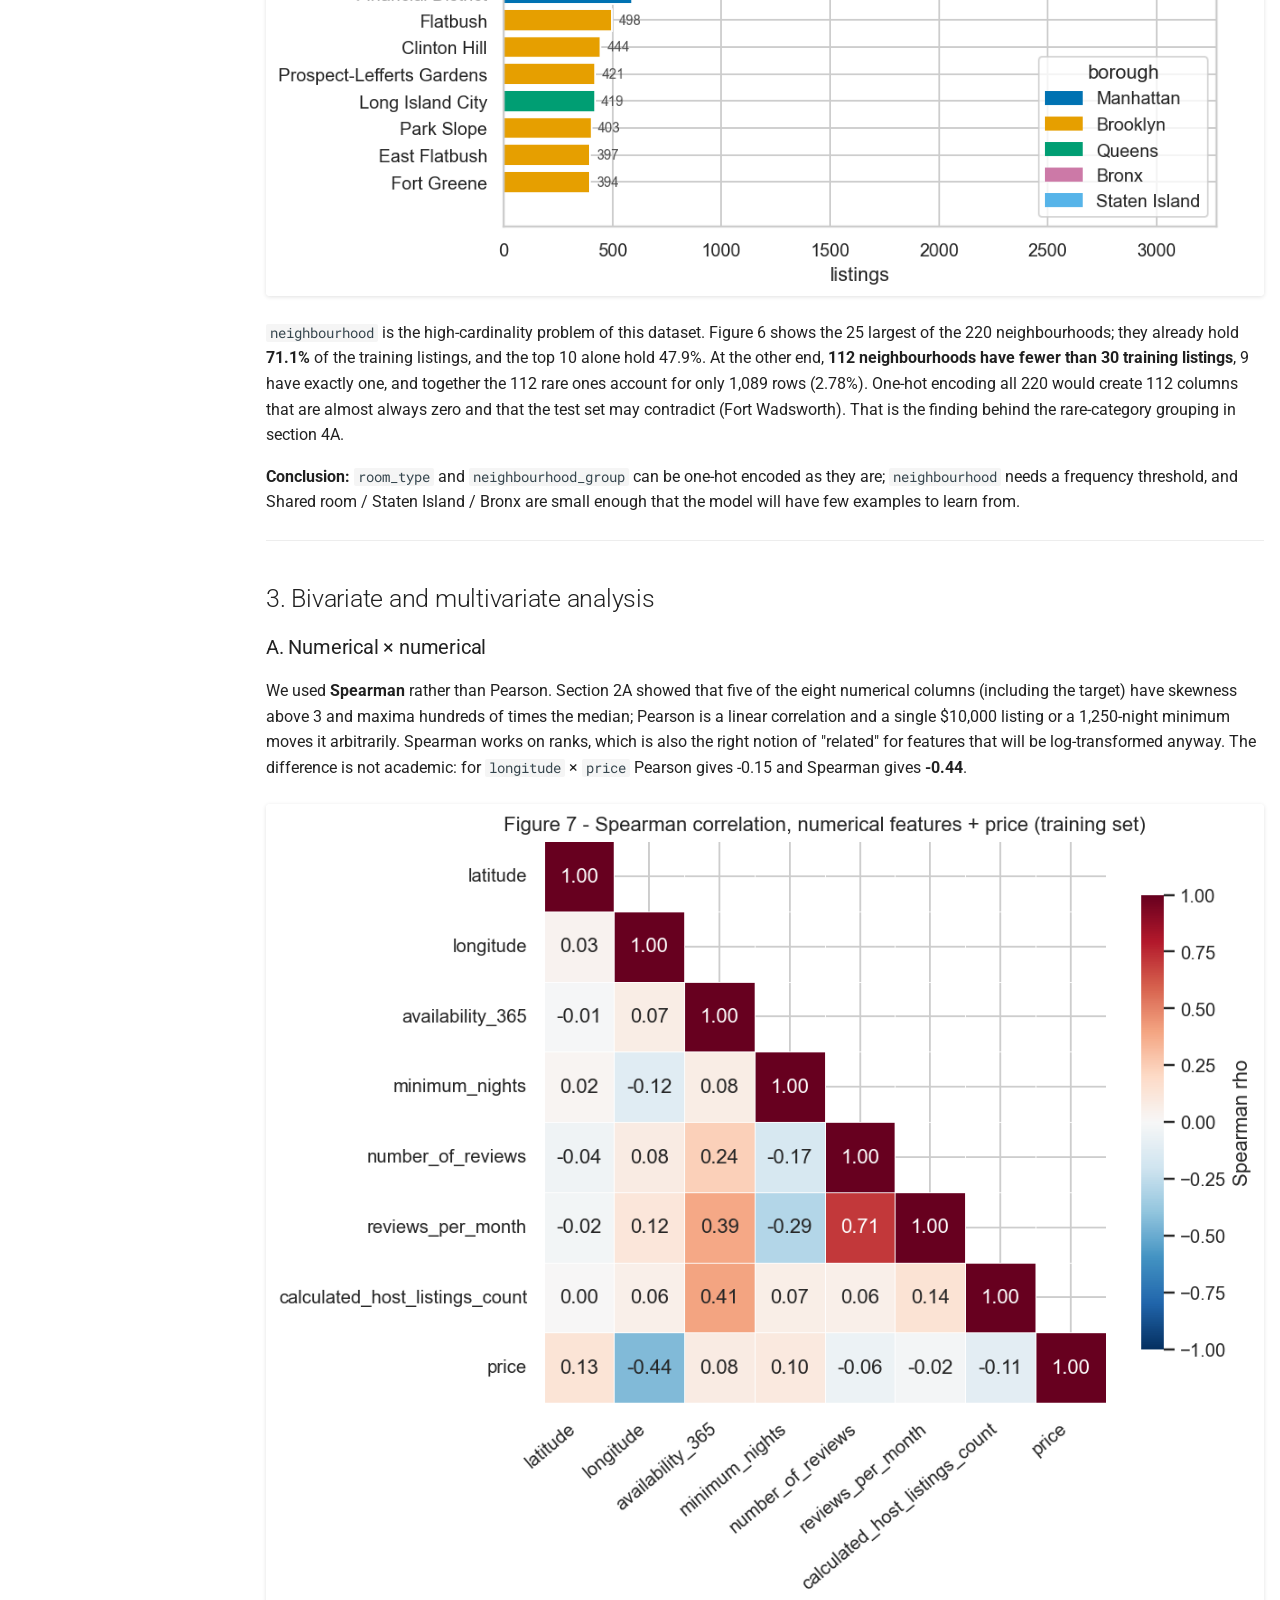
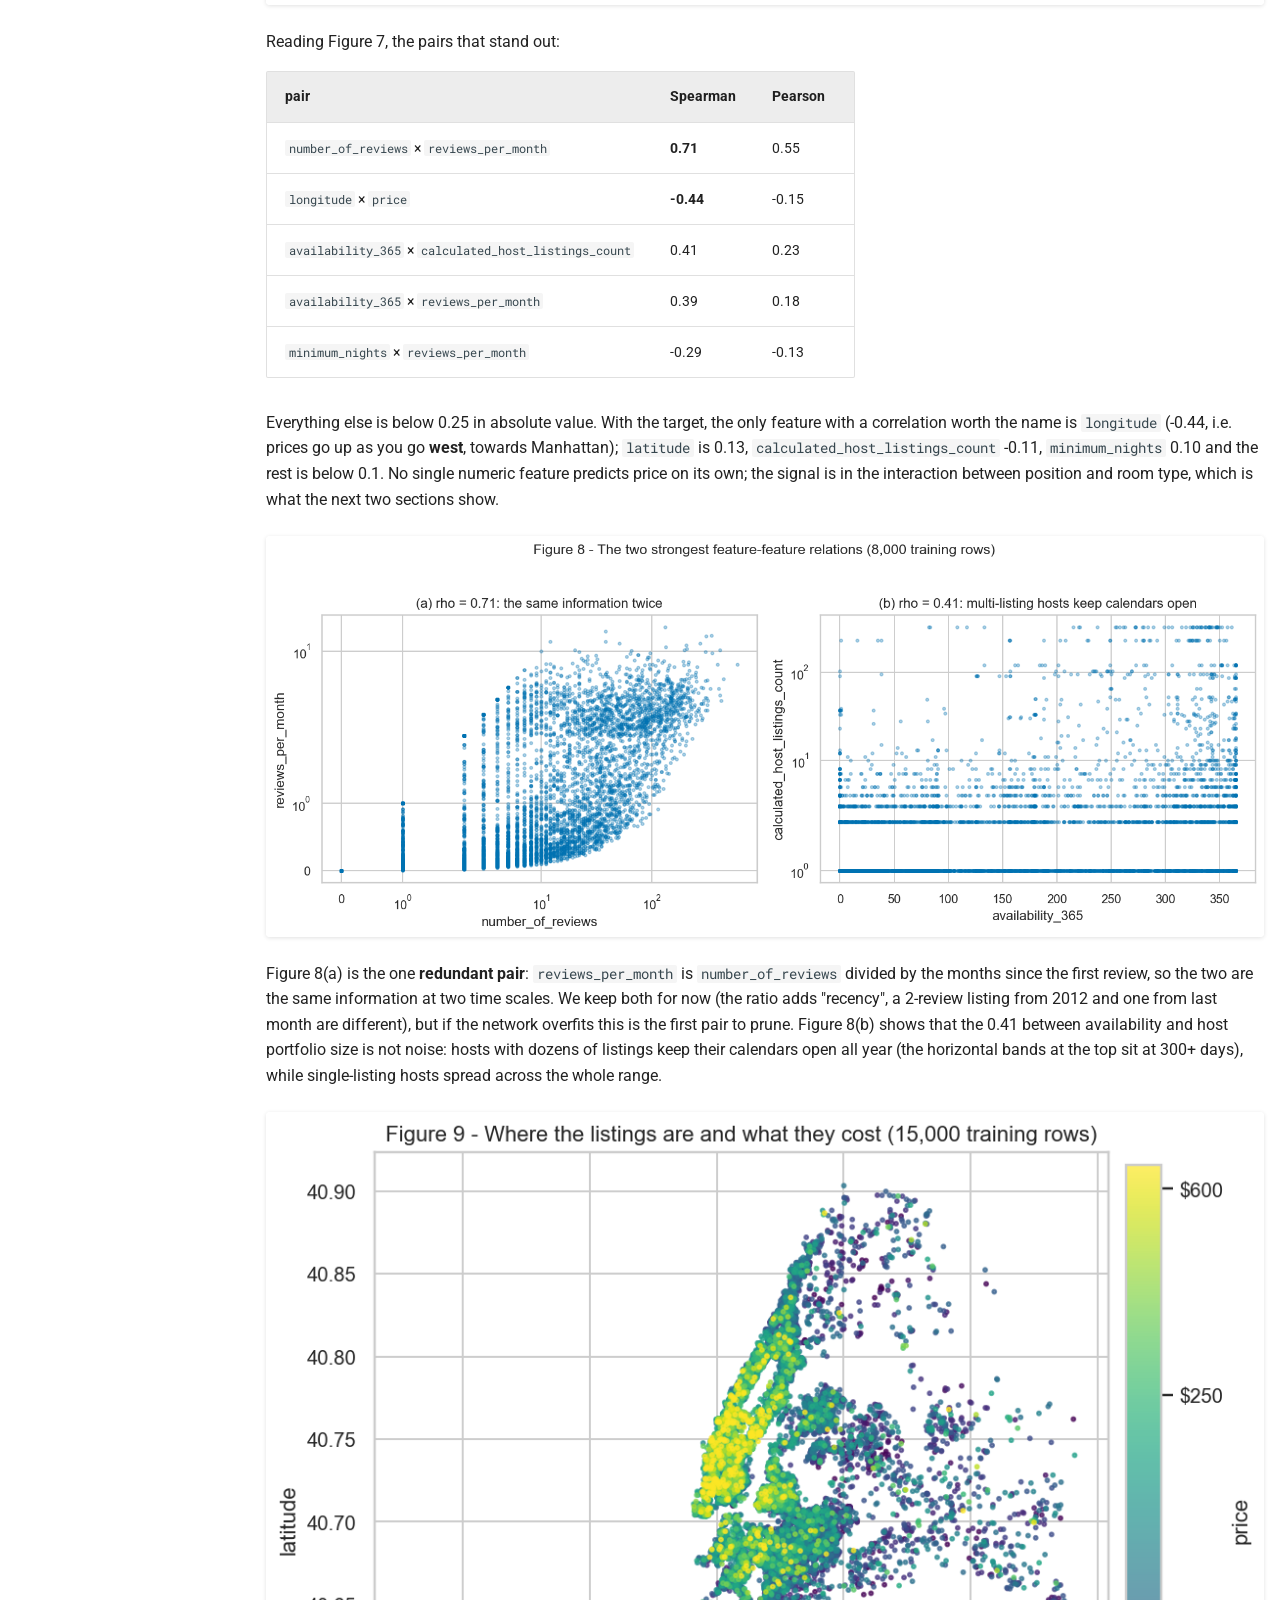
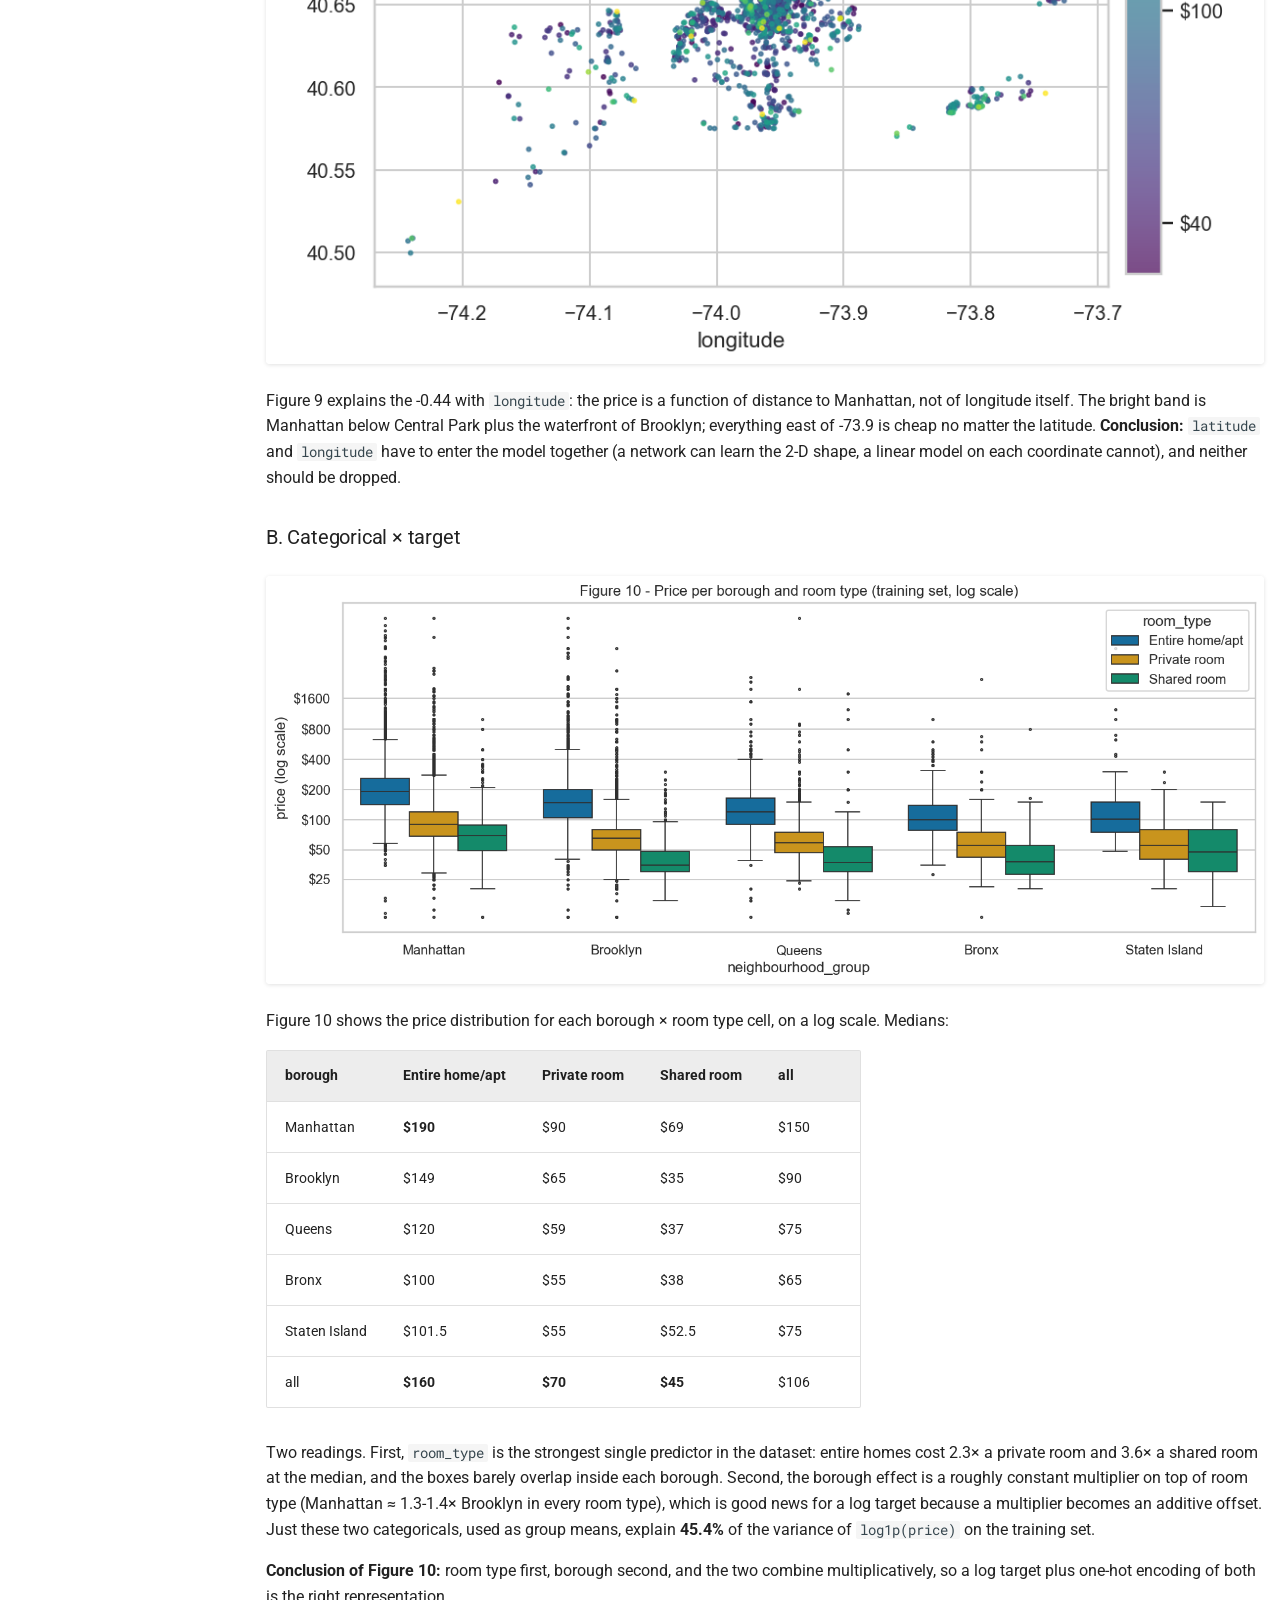
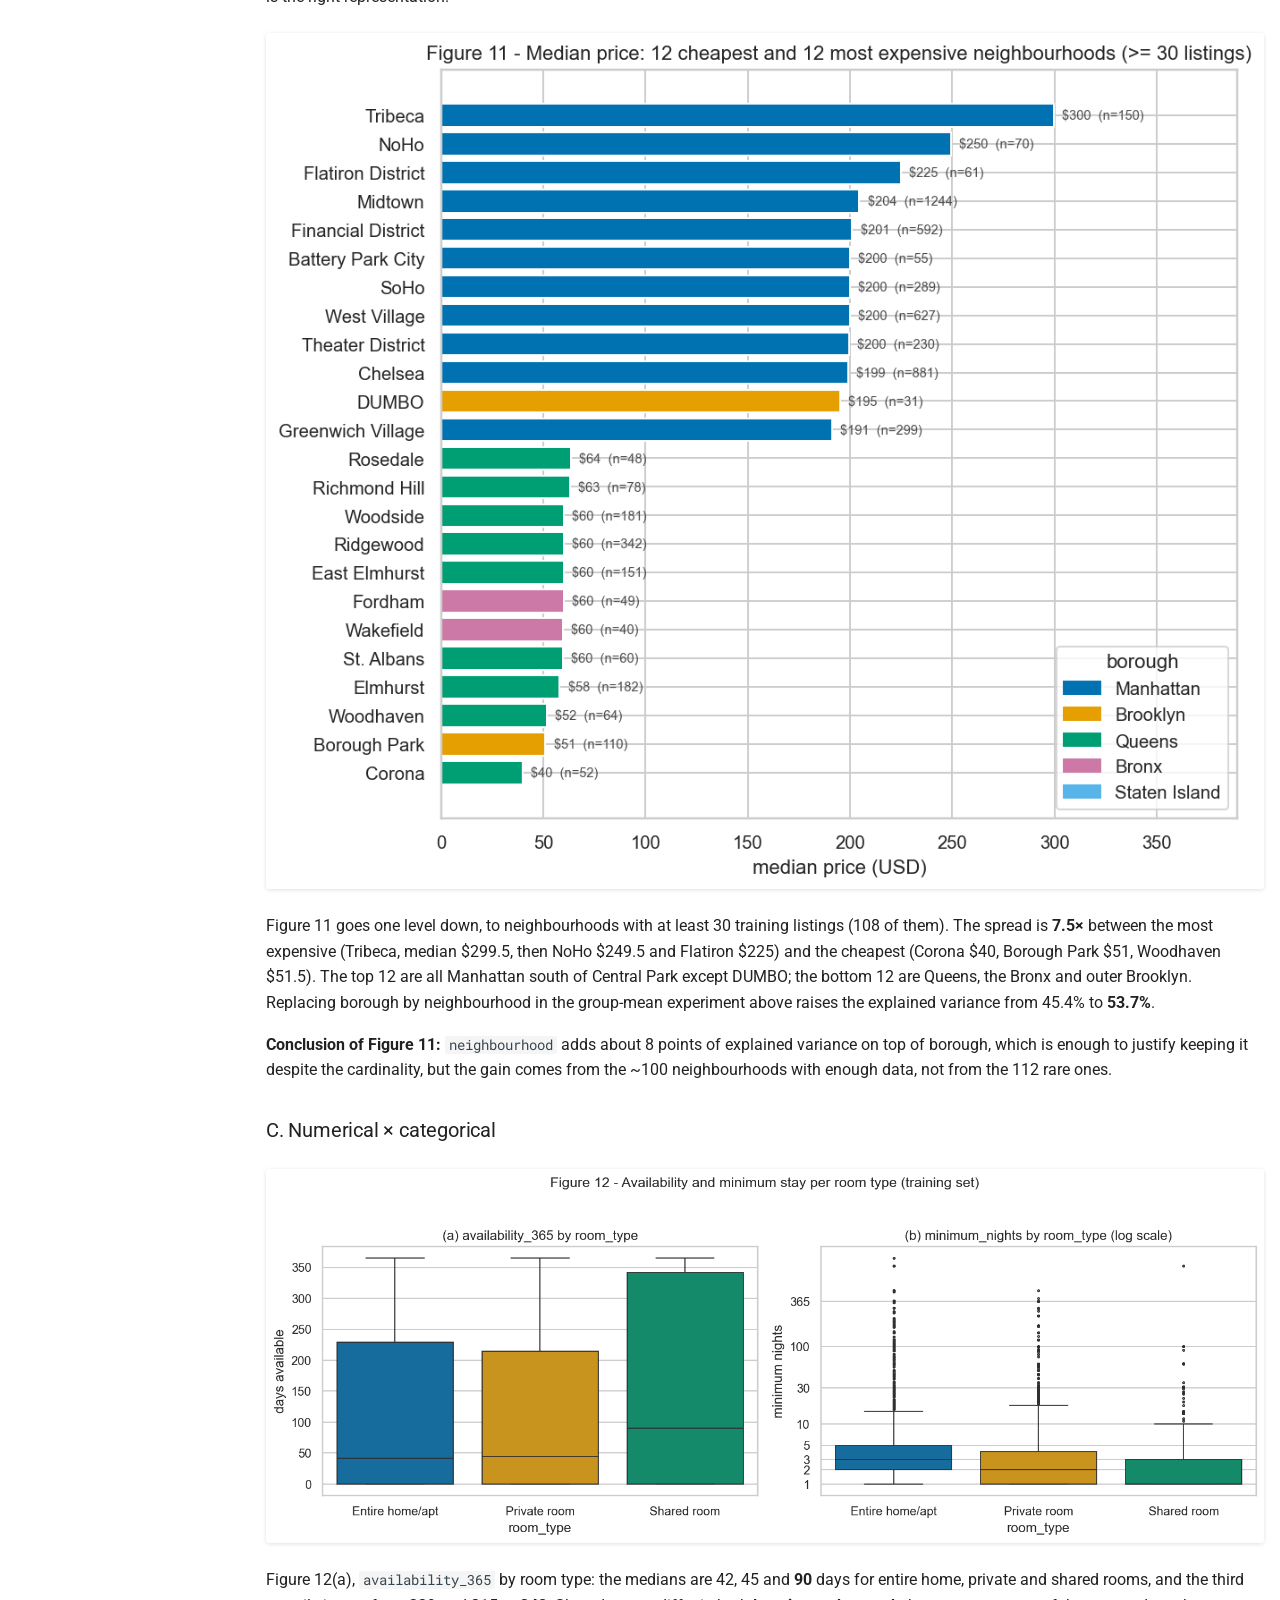
<file: projects/eda/index.html>
<!doctype html>
<html lang="en" class="no-js">
  <head>
    
      <meta charset="utf-8">
      <meta name="viewport" content="width=device-width,initial-scale=1">
      
        <meta name="description" content="Machine learning project on the New York City Airbnb Open Data (2019)">
      
      
      
        <link rel="canonical" href="https://gubscruz.github.io/nyc-airbnb-project/projects/eda/">
      
      
        <link rel="prev" href="../..">
      
      
      
        
      
      
      <link rel="icon" href="../../assets/images/favicon.png">
      <meta name="generator" content="mkdocs-1.6.1, mkdocs-material-9.8.0">
    
    
      
        <title>1. EDA - NYC Airbnb - price prediction</title>
      
    
    
      <link rel="stylesheet" href="../../assets/stylesheets/main.57a0d79d.min.css">
      
        
        <link rel="stylesheet" href="../../assets/stylesheets/palette.fb2fffe2.min.css">
      
      


    
    
      
    
    
      
        
        
        <link rel="preconnect" href="https://fonts.gstatic.com" crossorigin>
        <link rel="stylesheet" href="https://fonts.googleapis.com/css?family=Roboto:300,300i,400,400i,700,700i%7CRoboto+Mono:400,400i,700,700i&display=fallback">
        <style>:root{--md-text-font:"Roboto";--md-code-font:"Roboto Mono"}</style>
      
    
    
      <link rel="stylesheet" href="../../stylesheets/extra.css">
    
    <script>__md_scope=new URL("../..",location),__md_hash=e=>[...e].reduce(((e,_)=>(e<<5)-e+_.charCodeAt(0)),0),__md_get=(e,_=localStorage,t=__md_scope)=>JSON.parse(_.getItem(t.pathname+"."+e)),__md_set=(e,_,t=localStorage,a=__md_scope)=>{try{t.setItem(a.pathname+"."+e,JSON.stringify(_))}catch(e){}}</script>
    
      

    
    
  </head>
  
  
    
    
      
    
    
    
    
    <body dir="ltr" data-md-color-scheme="default" data-md-color-primary="teal" data-md-color-accent="deep-orange">
  
    
    <input class="md-toggle" data-md-toggle="drawer" type="checkbox" id="__drawer" autocomplete="off">
    <input class="md-toggle" data-md-toggle="search" type="checkbox" id="__search" autocomplete="off">
    <label class="md-overlay" for="__drawer"></label>
    <div data-md-component="skip">
      
        
        <a href="#eda-new-york-city-airbnb-open-data" class="md-skip">
          Skip to content
        </a>
      
    </div>
    <div data-md-component="announce">
      
    </div>
    
    
      

  

<header class="md-header md-header--shadow" data-md-component="header">
  <nav class="md-header__inner md-grid" aria-label="Header">
    <a href="../.." title="NYC Airbnb - price prediction" class="md-header__button md-logo" aria-label="NYC Airbnb - price prediction" data-md-component="logo">
      
  
  <svg xmlns="http://www.w3.org/2000/svg" viewBox="0 0 24 24"><path d="M12 8a3 3 0 0 0 3-3 3 3 0 0 0-3-3 3 3 0 0 0-3 3 3 3 0 0 0 3 3m0 3.54C9.64 9.35 6.5 8 3 8v11c3.5 0 6.64 1.35 9 3.54 2.36-2.19 5.5-3.54 9-3.54V8c-3.5 0-6.64 1.35-9 3.54"/></svg>

    </a>
    <label class="md-header__button md-icon" for="__drawer">
      
      <svg xmlns="http://www.w3.org/2000/svg" viewBox="0 0 24 24"><path d="M3 6h18v2H3zm0 5h18v2H3zm0 5h18v2H3z"/></svg>
    </label>
    <div class="md-header__title" data-md-component="header-title">
      <div class="md-header__ellipsis">
        <div class="md-header__topic">
          <span class="md-ellipsis">
            NYC Airbnb - price prediction
          </span>
        </div>
        <div class="md-header__topic" data-md-component="header-topic">
          <span class="md-ellipsis">
            
              1. EDA
            
          </span>
        </div>
      </div>
    </div>
    
      
        <form class="md-header__option" data-md-component="palette">
  
    
    
    
    <input class="md-option" data-md-color-media="" data-md-color-scheme="default" data-md-color-primary="teal" data-md-color-accent="deep-orange"  aria-label="dark mode"  type="radio" name="__palette" id="__palette_0">
    
      <label class="md-header__button md-icon" title="dark mode" for="__palette_1" hidden>
        <svg xmlns="http://www.w3.org/2000/svg" viewBox="0 0 24 24"><path d="m17.75 4.09-2.53 1.94.91 3.06-2.63-1.81-2.63 1.81.91-3.06-2.53-1.94L12.44 4l1.06-3 1.06 3zm3.5 6.91-1.64 1.25.59 1.98-1.7-1.17-1.7 1.17.59-1.98L15.75 11l2.06-.05L18.5 9l.69 1.95zm-2.28 4.95c.83-.08 1.72 1.1 1.19 1.85-.32.45-.66.87-1.08 1.27C15.17 23 8.84 23 4.94 19.07c-3.91-3.9-3.91-10.24 0-14.14.4-.4.82-.76 1.27-1.08.75-.53 1.93.36 1.85 1.19-.27 2.86.69 5.83 2.89 8.02a9.96 9.96 0 0 0 8.02 2.89m-1.64 2.02a12.08 12.08 0 0 1-7.8-3.47c-2.17-2.19-3.33-5-3.49-7.82-2.81 3.14-2.7 7.96.31 10.98 3.02 3.01 7.84 3.12 10.98.31"/></svg>
      </label>
    
  
    
    
    
    <input class="md-option" data-md-color-media="" data-md-color-scheme="slate" data-md-color-primary="teal" data-md-color-accent="deep-orange"  aria-label="light mode"  type="radio" name="__palette" id="__palette_1">
    
      <label class="md-header__button md-icon" title="light mode" for="__palette_0" hidden>
        <svg xmlns="http://www.w3.org/2000/svg" viewBox="0 0 24 24"><path d="M12 7a5 5 0 0 1 5 5 5 5 0 0 1-5 5 5 5 0 0 1-5-5 5 5 0 0 1 5-5m0 2a3 3 0 0 0-3 3 3 3 0 0 0 3 3 3 3 0 0 0 3-3 3 3 0 0 0-3-3m0-7 2.39 3.42C13.65 5.15 12.84 5 12 5s-1.65.15-2.39.42zM3.34 7l4.16-.35A7.2 7.2 0 0 0 5.94 8.5c-.44.74-.69 1.5-.83 2.29zm.02 10 1.76-3.77a7.131 7.131 0 0 0 2.38 4.14zM20.65 7l-1.77 3.79a7.02 7.02 0 0 0-2.38-4.15zm-.01 10-4.14.36c.59-.51 1.12-1.14 1.54-1.86.42-.73.69-1.5.83-2.29zM12 22l-2.41-3.44c.74.27 1.55.44 2.41.44.82 0 1.63-.17 2.37-.44z"/></svg>
      </label>
    
  
</form>
      
    
    
      <script>var palette=__md_get("__palette");if(palette&&palette.color){if("(prefers-color-scheme)"===palette.color.media){var media=matchMedia("(prefers-color-scheme: light)"),input=document.querySelector(media.matches?"[data-md-color-media='(prefers-color-scheme: light)']":"[data-md-color-media='(prefers-color-scheme: dark)']");palette.color.media=input.getAttribute("data-md-color-media"),palette.color.scheme=input.getAttribute("data-md-color-scheme"),palette.color.primary=input.getAttribute("data-md-color-primary"),palette.color.accent=input.getAttribute("data-md-color-accent")}for(var[key,value]of Object.entries(palette.color))document.body.setAttribute("data-md-color-"+key,value)}</script>
    
    
    
      
      
        <label class="md-header__button md-icon" for="__search">
          
          <svg xmlns="http://www.w3.org/2000/svg" viewBox="0 0 24 24"><path d="M9.5 3A6.5 6.5 0 0 1 16 9.5c0 1.61-.59 3.09-1.56 4.23l.27.27h.79l5 5-1.5 1.5-5-5v-.79l-.27-.27A6.52 6.52 0 0 1 9.5 16 6.5 6.5 0 0 1 3 9.5 6.5 6.5 0 0 1 9.5 3m0 2C7 5 5 7 5 9.5S7 14 9.5 14 14 12 14 9.5 12 5 9.5 5"/></svg>
        </label>
        <div class="md-search" data-md-component="search" role="dialog">
  <label class="md-search__overlay" for="__search"></label>
  <div class="md-search__inner" role="search">
    <form class="md-search__form" name="search">
      <input type="text" class="md-search__input" name="query" aria-label="Search" placeholder="Search" autocapitalize="off" autocorrect="off" autocomplete="off" spellcheck="false" data-md-component="search-query" required>
      <label class="md-search__icon md-icon" for="__search">
        
        <svg xmlns="http://www.w3.org/2000/svg" viewBox="0 0 24 24"><path d="M9.5 3A6.5 6.5 0 0 1 16 9.5c0 1.61-.59 3.09-1.56 4.23l.27.27h.79l5 5-1.5 1.5-5-5v-.79l-.27-.27A6.52 6.52 0 0 1 9.5 16 6.5 6.5 0 0 1 3 9.5 6.5 6.5 0 0 1 9.5 3m0 2C7 5 5 7 5 9.5S7 14 9.5 14 14 12 14 9.5 12 5 9.5 5"/></svg>
        
        <svg xmlns="http://www.w3.org/2000/svg" viewBox="0 0 24 24"><path d="M20 11v2H8l5.5 5.5-1.42 1.42L4.16 12l7.92-7.92L13.5 5.5 8 11z"/></svg>
      </label>
      <nav class="md-search__options" aria-label="Search">
        
        <button type="reset" class="md-search__icon md-icon" title="Clear" aria-label="Clear" tabindex="-1">
          
          <svg xmlns="http://www.w3.org/2000/svg" viewBox="0 0 24 24"><path d="M19 6.41 17.59 5 12 10.59 6.41 5 5 6.41 10.59 12 5 17.59 6.41 19 12 13.41 17.59 19 19 17.59 13.41 12z"/></svg>
        </button>
      </nav>
      
    </form>
    <div class="md-search__output">
      <div class="md-search__scrollwrap" tabindex="0" data-md-scrollfix>
        <div class="md-search-result" data-md-component="search-result">
          <div class="md-search-result__meta">
            Initializing search
          </div>
          <ol class="md-search-result__list" role="presentation"></ol>
        </div>
      </div>
    </div>
  </div>
</div>
      
    
    
      <div class="md-header__source">
        <a href="https://github.com/gubscruz/nyc-airbnb-project" title="Go to repository" class="md-source" data-md-component="source">
  <div class="md-source__icon md-icon">
    
    <svg xmlns="http://www.w3.org/2000/svg" viewBox="0 0 512 512"><!--! Font Awesome Free 7.1.0 by @fontawesome - https://fontawesome.com License - https://fontawesome.com/license/free (Icons: CC BY 4.0, Fonts: SIL OFL 1.1, Code: MIT License) Copyright 2025 Fonticons, Inc.--><path d="M173.9 397.4c0 2-2.3 3.6-5.2 3.6-3.3.3-5.6-1.3-5.6-3.6 0-2 2.3-3.6 5.2-3.6 3-.3 5.6 1.3 5.6 3.6m-31.1-4.5c-.7 2 1.3 4.3 4.3 4.9 2.6 1 5.6 0 6.2-2s-1.3-4.3-4.3-5.2c-2.6-.7-5.5.3-6.2 2.3m44.2-1.7c-2.9.7-4.9 2.6-4.6 4.9.3 2 2.9 3.3 5.9 2.6 2.9-.7 4.9-2.6 4.6-4.6-.3-1.9-3-3.2-5.9-2.9M252.8 8C114.1 8 8 113.3 8 252c0 110.9 69.8 205.8 169.5 239.2 12.8 2.3 17.3-5.6 17.3-12.1 0-6.2-.3-40.4-.3-61.4 0 0-70 15-84.7-29.8 0 0-11.4-29.1-27.8-36.6 0 0-22.9-15.7 1.6-15.4 0 0 24.9 2 38.6 25.8 21.9 38.6 58.6 27.5 72.9 20.9 2.3-16 8.8-27.1 16-33.7-55.9-6.2-112.3-14.3-112.3-110.5 0-27.5 7.6-41.3 23.6-58.9-2.6-6.5-11.1-33.3 2.6-67.9 20.9-6.5 69 27 69 27 20-5.6 41.5-8.5 62.8-8.5s42.8 2.9 62.8 8.5c0 0 48.1-33.6 69-27 13.7 34.7 5.2 61.4 2.6 67.9 16 17.7 25.8 31.5 25.8 58.9 0 96.5-58.9 104.2-114.8 110.5 9.2 7.9 17 22.9 17 46.4 0 33.7-.3 75.4-.3 83.6 0 6.5 4.6 14.4 17.3 12.1C436.2 457.8 504 362.9 504 252 504 113.3 391.5 8 252.8 8M105.2 352.9c-1.3 1-1 3.3.7 5.2 1.6 1.6 3.9 2.3 5.2 1 1.3-1 1-3.3-.7-5.2-1.6-1.6-3.9-2.3-5.2-1m-10.8-8.1c-.7 1.3.3 2.9 2.3 3.9 1.6 1 3.6.7 4.3-.7.7-1.3-.3-2.9-2.3-3.9-2-.6-3.6-.3-4.3.7m32.4 35.6c-1.6 1.3-1 4.3 1.3 6.2 2.3 2.3 5.2 2.6 6.5 1 1.3-1.3.7-4.3-1.3-6.2-2.2-2.3-5.2-2.6-6.5-1m-11.4-14.7c-1.6 1-1.6 3.6 0 5.9s4.3 3.3 5.6 2.3c1.6-1.3 1.6-3.9 0-6.2-1.4-2.3-4-3.3-5.6-2"/></svg>
  </div>
  <div class="md-source__repository">
    gubscruz/nyc-airbnb-project
  </div>
</a>
      </div>
    
  </nav>
  
</header>
    
    <div class="md-container" data-md-component="container">
      
      
        
          
        
      
      <main class="md-main" data-md-component="main">
        <div class="md-main__inner md-grid">
          
            
              
              <div class="md-sidebar md-sidebar--primary" data-md-component="sidebar" data-md-type="navigation" >
                <div class="md-sidebar__scrollwrap">
                  <div class="md-sidebar__inner">
                    



  

<nav class="md-nav md-nav--primary md-nav--integrated" aria-label="Navigation" data-md-level="0">
  <label class="md-nav__title" for="__drawer">
    <a href="../.." title="NYC Airbnb - price prediction" class="md-nav__button md-logo" aria-label="NYC Airbnb - price prediction" data-md-component="logo">
      
  
  <svg xmlns="http://www.w3.org/2000/svg" viewBox="0 0 24 24"><path d="M12 8a3 3 0 0 0 3-3 3 3 0 0 0-3-3 3 3 0 0 0-3 3 3 3 0 0 0 3 3m0 3.54C9.64 9.35 6.5 8 3 8v11c3.5 0 6.64 1.35 9 3.54 2.36-2.19 5.5-3.54 9-3.54V8c-3.5 0-6.64 1.35-9 3.54"/></svg>

    </a>
    NYC Airbnb - price prediction
  </label>
  
    <div class="md-nav__source">
      <a href="https://github.com/gubscruz/nyc-airbnb-project" title="Go to repository" class="md-source" data-md-component="source">
  <div class="md-source__icon md-icon">
    
    <svg xmlns="http://www.w3.org/2000/svg" viewBox="0 0 512 512"><!--! Font Awesome Free 7.1.0 by @fontawesome - https://fontawesome.com License - https://fontawesome.com/license/free (Icons: CC BY 4.0, Fonts: SIL OFL 1.1, Code: MIT License) Copyright 2025 Fonticons, Inc.--><path d="M173.9 397.4c0 2-2.3 3.6-5.2 3.6-3.3.3-5.6-1.3-5.6-3.6 0-2 2.3-3.6 5.2-3.6 3-.3 5.6 1.3 5.6 3.6m-31.1-4.5c-.7 2 1.3 4.3 4.3 4.9 2.6 1 5.6 0 6.2-2s-1.3-4.3-4.3-5.2c-2.6-.7-5.5.3-6.2 2.3m44.2-1.7c-2.9.7-4.9 2.6-4.6 4.9.3 2 2.9 3.3 5.9 2.6 2.9-.7 4.9-2.6 4.6-4.6-.3-1.9-3-3.2-5.9-2.9M252.8 8C114.1 8 8 113.3 8 252c0 110.9 69.8 205.8 169.5 239.2 12.8 2.3 17.3-5.6 17.3-12.1 0-6.2-.3-40.4-.3-61.4 0 0-70 15-84.7-29.8 0 0-11.4-29.1-27.8-36.6 0 0-22.9-15.7 1.6-15.4 0 0 24.9 2 38.6 25.8 21.9 38.6 58.6 27.5 72.9 20.9 2.3-16 8.8-27.1 16-33.7-55.9-6.2-112.3-14.3-112.3-110.5 0-27.5 7.6-41.3 23.6-58.9-2.6-6.5-11.1-33.3 2.6-67.9 20.9-6.5 69 27 69 27 20-5.6 41.5-8.5 62.8-8.5s42.8 2.9 62.8 8.5c0 0 48.1-33.6 69-27 13.7 34.7 5.2 61.4 2.6 67.9 16 17.7 25.8 31.5 25.8 58.9 0 96.5-58.9 104.2-114.8 110.5 9.2 7.9 17 22.9 17 46.4 0 33.7-.3 75.4-.3 83.6 0 6.5 4.6 14.4 17.3 12.1C436.2 457.8 504 362.9 504 252 504 113.3 391.5 8 252.8 8M105.2 352.9c-1.3 1-1 3.3.7 5.2 1.6 1.6 3.9 2.3 5.2 1 1.3-1 1-3.3-.7-5.2-1.6-1.6-3.9-2.3-5.2-1m-10.8-8.1c-.7 1.3.3 2.9 2.3 3.9 1.6 1 3.6.7 4.3-.7.7-1.3-.3-2.9-2.3-3.9-2-.6-3.6-.3-4.3.7m32.4 35.6c-1.6 1.3-1 4.3 1.3 6.2 2.3 2.3 5.2 2.6 6.5 1 1.3-1.3.7-4.3-1.3-6.2-2.2-2.3-5.2-2.6-6.5-1m-11.4-14.7c-1.6 1-1.6 3.6 0 5.9s4.3 3.3 5.6 2.3c1.6-1.3 1.6-3.9 0-6.2-1.4-2.3-4-3.3-5.6-2"/></svg>
  </div>
  <div class="md-source__repository">
    gubscruz/nyc-airbnb-project
  </div>
</a>
    </div>
  
  <ul class="md-nav__list" data-md-scrollfix>
    
      
      
  
  
  
  
    <li class="md-nav__item">
      <a href="../.." class="md-nav__link">
        
  
  
  <span class="md-ellipsis">
    
  
    Home
  

    
  </span>
  
  

      </a>
    </li>
  

    
      
      
  
  
    
  
  
  
    
    
    
    
      
        
        
      
    
    
    <li class="md-nav__item md-nav__item--active md-nav__item--section md-nav__item--nested">
      
        
        
        <input class="md-nav__toggle md-toggle " type="checkbox" id="__nav_2" checked>
        
          
          <label class="md-nav__link" for="__nav_2" id="__nav_2_label" tabindex="">
            
  
  
  <span class="md-ellipsis">
    
  
    Projects
  

    
  </span>
  
  

            <span class="md-nav__icon md-icon"></span>
          </label>
        
        <nav class="md-nav" data-md-level="1" aria-labelledby="__nav_2_label" aria-expanded="true">
          <label class="md-nav__title" for="__nav_2">
            <span class="md-nav__icon md-icon"></span>
            
  
    Projects
  

          </label>
          <ul class="md-nav__list" data-md-scrollfix>
            
              
                
  
  
    
  
  
  
    <li class="md-nav__item md-nav__item--active">
      
      <input class="md-nav__toggle md-toggle" type="checkbox" id="__toc">
      
      
        
      
      
        <label class="md-nav__link md-nav__link--active" for="__toc">
          
  
  
  <span class="md-ellipsis">
    
  
    1. EDA
  

    
  </span>
  
  

          <span class="md-nav__icon md-icon"></span>
        </label>
      
      <a href="./" class="md-nav__link md-nav__link--active">
        
  
  
  <span class="md-ellipsis">
    
  
    1. EDA
  

    
  </span>
  
  

      </a>
      
        

<nav class="md-nav md-nav--secondary" aria-label="Table of contents">
  
  
  
    
  
  
    <label class="md-nav__title" for="__toc">
      <span class="md-nav__icon md-icon"></span>
      Table of contents
    </label>
    <ul class="md-nav__list" data-md-component="toc" data-md-scrollfix>
      
        <li class="md-nav__item">
  <a href="#0-proposal" class="md-nav__link">
    <span class="md-ellipsis">
      
        0. Proposal
      
    </span>
  </a>
  
</li>
      
        <li class="md-nav__item">
  <a href="#1-initial-inspection" class="md-nav__link">
    <span class="md-ellipsis">
      
        1. Initial inspection
      
    </span>
  </a>
  
    <nav class="md-nav" aria-label="1. Initial inspection">
      <ul class="md-nav__list">
        
          <li class="md-nav__item">
  <a href="#a-data-dictionary" class="md-nav__link">
    <span class="md-ellipsis">
      
        A. Data dictionary
      
    </span>
  </a>
  
</li>
        
          <li class="md-nav__item">
  <a href="#b-quality" class="md-nav__link">
    <span class="md-ellipsis">
      
        B. Quality
      
    </span>
  </a>
  
</li>
        
          <li class="md-nav__item">
  <a href="#c-target" class="md-nav__link">
    <span class="md-ellipsis">
      
        C. Target
      
    </span>
  </a>
  
</li>
        
          <li class="md-nav__item">
  <a href="#d-train-and-test" class="md-nav__link">
    <span class="md-ellipsis">
      
        D. Train and test
      
    </span>
  </a>
  
</li>
        
      </ul>
    </nav>
  
</li>
      
        <li class="md-nav__item">
  <a href="#2-univariate-analysis" class="md-nav__link">
    <span class="md-ellipsis">
      
        2. Univariate analysis
      
    </span>
  </a>
  
    <nav class="md-nav" aria-label="2. Univariate analysis">
      <ul class="md-nav__list">
        
          <li class="md-nav__item">
  <a href="#a-numerical-features" class="md-nav__link">
    <span class="md-ellipsis">
      
        A. Numerical features
      
    </span>
  </a>
  
</li>
        
          <li class="md-nav__item">
  <a href="#b-categorical-features" class="md-nav__link">
    <span class="md-ellipsis">
      
        B. Categorical features
      
    </span>
  </a>
  
</li>
        
      </ul>
    </nav>
  
</li>
      
        <li class="md-nav__item">
  <a href="#3-bivariate-and-multivariate-analysis" class="md-nav__link">
    <span class="md-ellipsis">
      
        3. Bivariate and multivariate analysis
      
    </span>
  </a>
  
    <nav class="md-nav" aria-label="3. Bivariate and multivariate analysis">
      <ul class="md-nav__list">
        
          <li class="md-nav__item">
  <a href="#a-numerical-numerical" class="md-nav__link">
    <span class="md-ellipsis">
      
        A. Numerical × numerical
      
    </span>
  </a>
  
</li>
        
          <li class="md-nav__item">
  <a href="#b-categorical-target" class="md-nav__link">
    <span class="md-ellipsis">
      
        B. Categorical × target
      
    </span>
  </a>
  
</li>
        
          <li class="md-nav__item">
  <a href="#c-numerical-categorical" class="md-nav__link">
    <span class="md-ellipsis">
      
        C. Numerical × categorical
      
    </span>
  </a>
  
</li>
        
      </ul>
    </nav>
  
</li>
      
        <li class="md-nav__item">
  <a href="#4-preprocessing" class="md-nav__link">
    <span class="md-ellipsis">
      
        4. Preprocessing
      
    </span>
  </a>
  
    <nav class="md-nav" aria-label="4. Preprocessing">
      <ul class="md-nav__list">
        
          <li class="md-nav__item">
  <a href="#a-strategies" class="md-nav__link">
    <span class="md-ellipsis">
      
        A. Strategies
      
    </span>
  </a>
  
</li>
        
          <li class="md-nav__item">
  <a href="#b-dimensionality-reduction" class="md-nav__link">
    <span class="md-ellipsis">
      
        B. Dimensionality reduction
      
    </span>
  </a>
  
</li>
        
          <li class="md-nav__item">
  <a href="#c-pipeline" class="md-nav__link">
    <span class="md-ellipsis">
      
        C. Pipeline
      
    </span>
  </a>
  
</li>
        
      </ul>
    </nav>
  
</li>
      
        <li class="md-nav__item">
  <a href="#5-synthesis" class="md-nav__link">
    <span class="md-ellipsis">
      
        5. Synthesis
      
    </span>
  </a>
  
</li>
      
    </ul>
  
</nav>
      
    </li>
  

              
            
          </ul>
        </nav>
      
    </li>
  

    
  </ul>
</nav>
                  </div>
                </div>
              </div>
            
            
          
          
            <div class="md-content" data-md-component="content">
              
              <article class="md-content__inner md-typeset">
                
                  


  
  


<h1 id="eda-new-york-city-airbnb-open-data">EDA - New York City Airbnb Open Data<a class="headerlink" href="#eda-new-york-city-airbnb-open-data" title="Permanent link">&para;</a></h1>
<p><strong>Team:</strong> Gustavo Cruz, Henrique Mayor and Pedro Fardin.</p>
<p><strong>Task:</strong> regression. <strong>Target:</strong> <code>price</code> (USD per night of an Airbnb listing in NYC, 2019 snapshot).</p>
<p>The question we want a model to answer at the end of the semester is simple: <em>given what a listing is and where it is, how much does it charge per night?</em> This report is the first step. No model is trained here; the goal is to understand the data well enough to build the preprocessing pipeline that the neural network will consume.</p>
<p>Everything below is reproducible with two commands from a clean clone (see the <a href="https://github.com/gubscruz/nyc-airbnb-project">README</a>):</p>
<div class="highlight"><pre><span></span><code>python<span class="w"> </span>code/eda.py<span class="w">          </span><span class="c1"># figures + docs/projects/eda/results.json</span>
python<span class="w"> </span>code/preprocess.py<span class="w">   </span><span class="c1"># pipeline sanity report</span>
</code></pre></div>
<p>All numbers quoted in the text are read from <code>results.json</code>, which <code>code/eda.py</code> writes, so the text and the code cannot drift apart silently.</p>
<hr />
<h2 id="0-proposal">0. Proposal<a class="headerlink" href="#0-proposal" title="Permanent link">&para;</a></h2>
<table>
<thead>
<tr>
<th></th>
<th></th>
</tr>
</thead>
<tbody>
<tr>
<td><strong>Dataset</strong></td>
<td><a href="https://www.kaggle.com/datasets/dgomonov/new-york-city-airbnb-open-data">New York City Airbnb Open Data (Kaggle, dgomonov)</a></td>
</tr>
<tr>
<td><strong>Size</strong></td>
<td>48,895 rows × 16 columns</td>
</tr>
<tr>
<td><strong>Target</strong></td>
<td><code>price</code> (integer, USD / night)</td>
</tr>
<tr>
<td><strong>Numerical features</strong></td>
<td>7 after dropping identifiers (<code>latitude</code>, <code>longitude</code>, <code>minimum_nights</code>, <code>number_of_reviews</code>, <code>reviews_per_month</code>, <code>calculated_host_listings_count</code>, <code>availability_365</code>)</td>
</tr>
<tr>
<td><strong>Categorical features</strong></td>
<td>3 (<code>neighbourhood_group</code>, <code>neighbourhood</code>, <code>room_type</code>)</td>
</tr>
<tr>
<td><strong>Motivation</strong></td>
<td>Price is the one number every host has to pick and every guest reacts to. The dataset is small enough to iterate fast, has a clear geographic structure and mixes clean numeric features with a 221-level categorical, which is exactly the kind of thing we want to learn to feed a neural network.</td>
</tr>
<tr>
<td><strong>First risk</strong></td>
<td>The target is absurdly skewed (one listing at $10,000, median $106). Whatever we do, the loss will be dominated by a handful of rows unless we model log-price.</td>
</tr>
</tbody>
</table>
<hr />
<h2 id="1-initial-inspection">1. Initial inspection<a class="headerlink" href="#1-initial-inspection" title="Permanent link">&para;</a></h2>
<h3 id="a-data-dictionary">A. Data dictionary<a class="headerlink" href="#a-data-dictionary" title="Permanent link">&para;</a></h3>
<p>The file is the public Airbnb snapshot for New York City compiled by Inside Airbnb and re-published on Kaggle (<code>AB_NYC_2019.csv</code>). <strong>Each row is one listing</strong> (one ad on the platform) as it looked in mid-2019; the most recent <code>last_review</code> in the file is 2019-07-08. Listings belong to hosts, and a host can own many listings.</p>
<table>
<thead>
<tr>
<th>column</th>
<th>meaning</th>
<th>type</th>
<th>unit / values</th>
</tr>
</thead>
<tbody>
<tr>
<td><code>id</code></td>
<td>listing identifier on Airbnb</td>
<td>int</td>
<td>-</td>
</tr>
<tr>
<td><code>name</code></td>
<td>title of the ad, written by the host</td>
<td>free text</td>
<td>-</td>
</tr>
<tr>
<td><code>host_id</code></td>
<td>host identifier</td>
<td>int</td>
<td>-</td>
</tr>
<tr>
<td><code>host_name</code></td>
<td>first name of the host</td>
<td>text</td>
<td>-</td>
</tr>
<tr>
<td><code>neighbourhood_group</code></td>
<td>borough</td>
<td>categorical</td>
<td>Manhattan, Brooklyn, Queens, Bronx, Staten Island</td>
</tr>
<tr>
<td><code>neighbourhood</code></td>
<td>neighbourhood inside the borough</td>
<td>categorical</td>
<td>221 values</td>
</tr>
<tr>
<td><code>latitude</code></td>
<td>position</td>
<td>float</td>
<td>decimal degrees</td>
</tr>
<tr>
<td><code>longitude</code></td>
<td>position</td>
<td>float</td>
<td>decimal degrees</td>
</tr>
<tr>
<td><code>room_type</code></td>
<td>what is being rented</td>
<td>categorical</td>
<td>Entire home/apt, Private room, Shared room</td>
</tr>
<tr>
<td><code>price</code></td>
<td><strong>target</strong>, nightly price set by the host</td>
<td>int</td>
<td>USD</td>
</tr>
<tr>
<td><code>minimum_nights</code></td>
<td>minimum length of stay the host accepts</td>
<td>int</td>
<td>nights</td>
</tr>
<tr>
<td><code>number_of_reviews</code></td>
<td>total reviews received</td>
<td>int</td>
<td>count</td>
</tr>
<tr>
<td><code>last_review</code></td>
<td>date of the most recent review</td>
<td>date</td>
<td>YYYY-MM-DD</td>
</tr>
<tr>
<td><code>reviews_per_month</code></td>
<td>average reviews per month since the first review</td>
<td>float</td>
<td>reviews / month</td>
</tr>
<tr>
<td><code>calculated_host_listings_count</code></td>
<td>how many listings the same host has in the file</td>
<td>int</td>
<td>count</td>
</tr>
<tr>
<td><code>availability_365</code></td>
<td>days the calendar is open in the next 365</td>
<td>int</td>
<td>days (0-365)</td>
</tr>
</tbody>
</table>
<p>Two things that are not obvious from the names and that we checked: <code>calculated_host_listings_count</code> is exactly the number of times each <code>host_id</code> appears in this file (100.0% of rows match a <code>groupby('host_id').size()</code>), so it is derived from the file itself, not from Airbnb's full catalogue; and <code>reviews_per_month</code> is missing <strong>exactly</strong> on the listings with <code>number_of_reviews == 0</code> (the two sets coincide for all 48,895 rows), which settles how to impute it later.</p>
<h3 id="b-quality">B. Quality<a class="headerlink" href="#b-quality" title="Permanent link">&para;</a></h3>
<p><strong>Missing values.</strong> Only four columns have any, and two of them are the same 10,052 rows:</p>
<table>
<thead>
<tr>
<th>column</th>
<th>missing</th>
<th>%</th>
</tr>
</thead>
<tbody>
<tr>
<td><code>last_review</code></td>
<td>10,052</td>
<td>20.56%</td>
</tr>
<tr>
<td><code>reviews_per_month</code></td>
<td>10,052</td>
<td>20.56%</td>
</tr>
<tr>
<td><code>host_name</code></td>
<td>21</td>
<td>0.04%</td>
</tr>
<tr>
<td><code>name</code></td>
<td>16</td>
<td>0.03%</td>
</tr>
</tbody>
</table>
<p>The 20.56% are listings that never got a review, so this is not "lost" information: it is a legitimate state ("no reviews yet"). Everything else is complete.</p>
<p><strong>Duplicates.</strong> 0 fully duplicated rows and 0 duplicated <code>id</code>. We also looked at <code>name</code>: 47,905 distinct titles for 48,895 rows, and the repeated ones are things like "Cozy room in Brooklyn" from different hosts, not copies of the same listing.</p>
<p><strong>Impossible or inconsistent values</strong>, quantified:</p>
<ul>
<li><code>price == 0</code>: <strong>11 listings</strong>. A nightly price of zero is not a price, it is a placeholder; these rows are removed from the dataset before anything else (48,895 → 48,884 rows).</li>
<li><code>price &gt;= 1000</code>: 298 listings (0.61%), maximum <strong>$10,000</strong>. They are extreme but not impossible (penthouses exist, and so do hosts who set an absurd price to block the calendar). We keep them and deal with them through the log transform of the target (section 4A).</li>
<li><code>minimum_nights &gt; 365</code>: <strong>14 listings</strong>, maximum 1,250 nights; 747 listings (1.5%) ask for more than 30 nights. Nobody books 3.4 years on Airbnb; these are hosts using the field to effectively hide the listing. They are capped by the outlier strategy, not deleted.</li>
<li><code>availability_365 == 0</code>: <strong>17,533 listings (35.9%)</strong>. This is the most interesting "suspicious" value: a third of the listings have no open date in the next year. It is not an error (the calendar is simply closed, or fully booked), but it means that <code>availability_365</code> carries an "is this listing active?" signal as much as a supply signal. We keep it as is and flag it as a risk.</li>
<li><code>reviews_per_month &gt; 20</code>: 3 listings (max 58.5). Possible for a very active shared room, so left alone; the 99th-percentile clipping takes care of them anyway.</li>
<li>Coordinates: latitude in [40.4998, 40.9131], longitude in [-74.2444, -73.7130], which is inside the city. Nothing to fix.</li>
</ul>
<p><strong>Columns dropped and why:</strong></p>
<table>
<thead>
<tr>
<th>column</th>
<th>reason</th>
</tr>
</thead>
<tbody>
<tr>
<td><code>id</code>, <code>host_id</code></td>
<td>identifiers; a model that learns them is memorising rows</td>
</tr>
<tr>
<td><code>name</code></td>
<td>free text, 47,905 distinct values; could feed an NLP feature later, but not in this pipeline</td>
</tr>
<tr>
<td><code>host_name</code></td>
<td>first name of the host, a quasi-identifier with no legitimate predictive meaning</td>
</tr>
<tr>
<td><code>last_review</code></td>
<td>a date that is only informative relative to the snapshot date; its "has reviews" information already lives in <code>number_of_reviews</code> and <code>reviews_per_month</code></td>
</tr>
</tbody>
</table>
<p><strong>Leakage.</strong> No column is computed from <code>price</code>. The strongest rank correlation of any numeric column with the target in the raw file is <code>longitude</code> (Spearman -0.438), then <code>latitude</code> (0.136) and <code>calculated_host_listings_count</code> (-0.106). Nothing is suspiciously high, and the categorical columns describe the listing, not its price. We do not consider <code>calculated_host_listings_count</code> a leak even though it is derived from the file, because it does not use the target.</p>
<h3 id="c-target">C. Target<a class="headerlink" href="#c-target" title="Permanent link">&para;</a></h3>
<p>After removing the 11 zero-price rows, <code>price</code> looks like this (n = 48,884):</p>
<table>
<thead>
<tr>
<th>mean</th>
<th>median</th>
<th>std</th>
<th>min</th>
<th>Q1</th>
<th>Q3</th>
<th>P90</th>
<th>P95</th>
<th>P99</th>
<th>max</th>
<th>skewness</th>
<th>kurtosis</th>
</tr>
</thead>
<tbody>
<tr>
<td>$152.76</td>
<td>$106</td>
<td>$240.17</td>
<td>$10</td>
<td>$69</td>
<td>$175</td>
<td>$269</td>
<td>$355</td>
<td>$799</td>
<td>$10,000</td>
<td><strong>19.12</strong></td>
<td>585.6</td>
</tr>
</tbody>
</table>
<p>The mean is 44% above the median, the standard deviation is larger than the mean, and a skewness of 19 is far beyond anything a squared-error loss can handle. Figure 1(a) shows the histogram up to $1,000 (99.51% of the rows; the remaining 0.49% are a tail that stretches 10× further to the right). Figure 1(b) shows <code>log1p(price)</code>: skewness drops to <strong>0.63</strong>, the shape is close to a slightly right-skewed bell, and the small spikes are hosts rounding to $50, $100, $150, $200.</p>
<p><img alt="Figure 1" src="figures/fig01_target_price.png" /></p>
<p><strong>Conclusion:</strong> the model will be trained on <code>log1p(price)</code> and predictions exponentiated back. This single decision removes most of the "outlier" problem in the target.</p>
<h3 id="d-train-and-test">D. Train and test<a class="headerlink" href="#d-train-and-test" title="Permanent link">&para;</a></h3>
<p>Split <strong>80 / 20 with <code>random_state=42</code></strong>, done right after the zero-price filter and before any other decision: 39,107 training rows and 9,777 test rows (20.0%). Since the task is regression we cannot stratify on the class, so we stratified on <strong>deciles of <code>log1p(price)</code></strong>, which guarantees the test set sees the same price range as the training set. The check in Figure 2 and the table below confirm it also preserved the categorical mix without us asking for it:</p>
<table>
<thead>
<tr>
<th></th>
<th>train</th>
<th>test</th>
</tr>
</thead>
<tbody>
<tr>
<td>median price</td>
<td>$106</td>
<td>$106</td>
</tr>
<tr>
<td>mean price</td>
<td>$152.3</td>
<td>$154.7</td>
</tr>
<tr>
<td>Manhattan / Brooklyn / Queens / Bronx / Staten Island</td>
<td>44.4 / 41.1 / 11.6 / 2.2 / 0.8 %</td>
<td>44.0 / 41.3 / 11.7 / 2.2 / 0.8 %</td>
</tr>
<tr>
<td>Entire / Private / Shared</td>
<td>51.9 / 45.7 / 2.4 %</td>
<td>52.5 / 45.3 / 2.3 %</td>
</tr>
</tbody>
</table>
<p><img alt="Figure 2" src="figures/fig02_split_check.png" /></p>
<p>One detail worth recording now: the neighbourhood <strong>Fort Wadsworth</strong> has a single listing in the whole file, and it fell in the test set, so the test set contains a category the training set never saw. This is exactly the case the encoder in section 4A has to survive.</p>
<p><strong>From here on every statistic, figure and fitted parameter uses the training set only.</strong></p>
<hr />
<h2 id="2-univariate-analysis">2. Univariate analysis<a class="headerlink" href="#2-univariate-analysis" title="Permanent link">&para;</a></h2>
<h3 id="a-numerical-features">A. Numerical features<a class="headerlink" href="#a-numerical-features" title="Permanent link">&para;</a></h3>
<p>Descriptive statistics of the 7 numerical features on the training set (n = 39,107; <code>reviews_per_month</code> has 31,051 non-missing values):</p>
<table>
<thead>
<tr>
<th>feature</th>
<th>mean</th>
<th>median</th>
<th>std</th>
<th>Q1</th>
<th>Q3</th>
<th>min</th>
<th>max</th>
<th>skewness</th>
<th>% zeros</th>
</tr>
</thead>
<tbody>
<tr>
<td><code>latitude</code></td>
<td>40.729</td>
<td>40.723</td>
<td>0.055</td>
<td>40.690</td>
<td>40.763</td>
<td>40.500</td>
<td>40.913</td>
<td>0.24</td>
<td>0</td>
</tr>
<tr>
<td><code>longitude</code></td>
<td>-73.952</td>
<td>-73.956</td>
<td>0.046</td>
<td>-73.983</td>
<td>-73.936</td>
<td>-74.243</td>
<td>-73.713</td>
<td>1.29</td>
<td>0</td>
</tr>
<tr>
<td><code>availability_365</code></td>
<td>112.7</td>
<td>45</td>
<td>131.8</td>
<td>0</td>
<td>227</td>
<td>0</td>
<td>365</td>
<td>0.77</td>
<td>36.0</td>
</tr>
<tr>
<td><code>minimum_nights</code></td>
<td>7.08</td>
<td>2</td>
<td>20.74</td>
<td>1</td>
<td>5</td>
<td>1</td>
<td>1,250</td>
<td><strong>21.8</strong></td>
<td>0</td>
</tr>
<tr>
<td><code>number_of_reviews</code></td>
<td>23.3</td>
<td>5</td>
<td>44.5</td>
<td>1</td>
<td>24</td>
<td>0</td>
<td>629</td>
<td>3.66</td>
<td>20.6</td>
</tr>
<tr>
<td><code>reviews_per_month</code></td>
<td>1.37</td>
<td>0.71</td>
<td>1.69</td>
<td>0.19</td>
<td>2.00</td>
<td>0.01</td>
<td>58.5</td>
<td>3.35</td>
<td>0</td>
</tr>
<tr>
<td><code>calculated_host_listings_count</code></td>
<td>7.24</td>
<td>1</td>
<td>33.3</td>
<td>1</td>
<td>2</td>
<td>1</td>
<td>327</td>
<td>7.85</td>
<td>0</td>
</tr>
</tbody>
</table>
<p>The table already tells the story, so we spent the two figures of this item on the shapes that matter for preprocessing. Figure 3 shows all seven distributions, with the four heavy-tailed counts on a <code>log1p</code> axis (on a linear axis they are a single bar at zero):</p>
<p><img alt="Figure 3" src="figures/fig03_numeric_histograms.png" /></p>
<ul>
<li><code>latitude</code> and <code>longitude</code> are roughly bell-shaped with a few bumps (the boroughs). They are the only two features that can be standardised as they are.</li>
<li><code>minimum_nights</code>, <code>number_of_reviews</code>, <code>reviews_per_month</code> and <code>calculated_host_listings_count</code> are all extremely right-skewed (skewness 3.3 to 21.8) and, even on a log scale, still skewed. 20.6% of the listings have zero reviews; the median host has exactly 1 listing but the maximum has 327.</li>
<li><code>availability_365</code> is not skewed in the usual sense but it is bimodal at the edges.</li>
</ul>
<p>Figure 4 zooms in on the two spikes we think a model needs to know about:</p>
<p><img alt="Figure 4" src="figures/fig04_spikes.png" /></p>
<ul>
<li>(a) 66.4% of the listings ask for 1 to 3 nights (10,228 / 9,343 / 6,390 listings), but there is an isolated spike at <strong>30 nights with 2,993 listings (7.7%)</strong>, bigger than any value between 8 and 29. This is New York's rule that forbids short stays in many buildings: those are long-term rentals disguised as Airbnbs, and they will behave differently in price.</li>
<li>(b) <strong>36.0% of the training listings have 0 available days</strong>, and another 2.7% have all 365. The spike at zero is 15,000 rows, the next bin is below 1,000.</li>
</ul>
<p><strong>Conclusion:</strong> two scales (coordinates vs counts), four features that need a log, and two features with spikes that a scaler will not remove but that a network can learn from if we do not destroy them.</p>
<h3 id="b-categorical-features">B. Categorical features<a class="headerlink" href="#b-categorical-features" title="Permanent link">&para;</a></h3>
<table>
<thead>
<tr>
<th>feature</th>
<th>cardinality (train)</th>
<th>most frequent</th>
<th>%</th>
<th>least frequent</th>
<th>n</th>
<th>categories below 1%</th>
</tr>
</thead>
<tbody>
<tr>
<td><code>neighbourhood_group</code></td>
<td>5</td>
<td>Manhattan</td>
<td>44.4%</td>
<td>Staten Island</td>
<td>295</td>
<td>1</td>
</tr>
<tr>
<td><code>room_type</code></td>
<td>3</td>
<td>Entire home/apt</td>
<td>51.9%</td>
<td>Shared room</td>
<td>938</td>
<td>0</td>
</tr>
<tr>
<td><code>neighbourhood</code></td>
<td>220 (221 in the full file)</td>
<td>Williamsburg</td>
<td>8.0%</td>
<td>Richmondtown and 8 others</td>
<td>1</td>
<td>195</td>
</tr>
</tbody>
</table>
<p><img alt="Figure 5" src="figures/fig05_borough_roomtype.png" /></p>
<p>Figure 5 crosses the two small categoricals. Manhattan (17,359) and Brooklyn (16,060) hold 85.5% of the listings between them; Queens has 4,522, the Bronx 871 and Staten Island only 295. Entire homes dominate in Manhattan (10,570 vs 6,404 private rooms), private rooms dominate in Brooklyn (8,148 vs 7,582) and in every other borough. <strong>Shared rooms are rare everywhere: 938 listings in total (2.4%) and only 8 in Staten Island</strong>, so any per-cell statistic involving them has to be read with care.</p>
<p><img alt="Figure 6" src="figures/fig06_top_neighbourhoods.png" /></p>
<p><code>neighbourhood</code> is the high-cardinality problem of this dataset. Figure 6 shows the 25 largest of the 220 neighbourhoods; they already hold <strong>71.1%</strong> of the training listings, and the top 10 alone hold 47.9%. At the other end, <strong>112 neighbourhoods have fewer than 30 training listings</strong>, 9 have exactly one, and together the 112 rare ones account for only 1,089 rows (2.78%). One-hot encoding all 220 would create 112 columns that are almost always zero and that the test set may contradict (Fort Wadsworth). That is the finding behind the rare-category grouping in section 4A.</p>
<p><strong>Conclusion:</strong> <code>room_type</code> and <code>neighbourhood_group</code> can be one-hot encoded as they are; <code>neighbourhood</code> needs a frequency threshold, and Shared room / Staten Island / Bronx are small enough that the model will have few examples to learn from.</p>
<hr />
<h2 id="3-bivariate-and-multivariate-analysis">3. Bivariate and multivariate analysis<a class="headerlink" href="#3-bivariate-and-multivariate-analysis" title="Permanent link">&para;</a></h2>
<h3 id="a-numerical-numerical">A. Numerical × numerical<a class="headerlink" href="#a-numerical-numerical" title="Permanent link">&para;</a></h3>
<p>We used <strong>Spearman</strong> rather than Pearson. Section 2A showed that five of the eight numerical columns (including the target) have skewness above 3 and maxima hundreds of times the median; Pearson is a linear correlation and a single $10,000 listing or a 1,250-night minimum moves it arbitrarily. Spearman works on ranks, which is also the right notion of "related" for features that will be log-transformed anyway. The difference is not academic: for <code>longitude</code> × <code>price</code> Pearson gives -0.15 and Spearman gives <strong>-0.44</strong>.</p>
<p><img alt="Figure 7" src="figures/fig07_spearman_heatmap.png" /></p>
<p>Reading Figure 7, the pairs that stand out:</p>
<table>
<thead>
<tr>
<th>pair</th>
<th>Spearman</th>
<th>Pearson</th>
</tr>
</thead>
<tbody>
<tr>
<td><code>number_of_reviews</code> × <code>reviews_per_month</code></td>
<td><strong>0.71</strong></td>
<td>0.55</td>
</tr>
<tr>
<td><code>longitude</code> × <code>price</code></td>
<td><strong>-0.44</strong></td>
<td>-0.15</td>
</tr>
<tr>
<td><code>availability_365</code> × <code>calculated_host_listings_count</code></td>
<td>0.41</td>
<td>0.23</td>
</tr>
<tr>
<td><code>availability_365</code> × <code>reviews_per_month</code></td>
<td>0.39</td>
<td>0.18</td>
</tr>
<tr>
<td><code>minimum_nights</code> × <code>reviews_per_month</code></td>
<td>-0.29</td>
<td>-0.13</td>
</tr>
</tbody>
</table>
<p>Everything else is below 0.25 in absolute value. With the target, the only feature with a correlation worth the name is <code>longitude</code> (-0.44, i.e. prices go up as you go <strong>west</strong>, towards Manhattan); <code>latitude</code> is 0.13, <code>calculated_host_listings_count</code> -0.11, <code>minimum_nights</code> 0.10 and the rest is below 0.1. No single numeric feature predicts price on its own; the signal is in the interaction between position and room type, which is what the next two sections show.</p>
<p><img alt="Figure 8" src="figures/fig08_scatter_pairs.png" /></p>
<p>Figure 8(a) is the one <strong>redundant pair</strong>: <code>reviews_per_month</code> is <code>number_of_reviews</code> divided by the months since the first review, so the two are the same information at two time scales. We keep both for now (the ratio adds "recency", a 2-review listing from 2012 and one from last month are different), but if the network overfits this is the first pair to prune. Figure 8(b) shows that the 0.41 between availability and host portfolio size is not noise: hosts with dozens of listings keep their calendars open all year (the horizontal bands at the top sit at 300+ days), while single-listing hosts spread across the whole range.</p>
<p><img alt="Figure 9" src="figures/fig09_map_price.png" /></p>
<p>Figure 9 explains the -0.44 with <code>longitude</code>: the price is a function of distance to Manhattan, not of longitude itself. The bright band is Manhattan below Central Park plus the waterfront of Brooklyn; everything east of -73.9 is cheap no matter the latitude. <strong>Conclusion:</strong> <code>latitude</code> and <code>longitude</code> have to enter the model together (a network can learn the 2-D shape, a linear model on each coordinate cannot), and neither should be dropped.</p>
<h3 id="b-categorical-target">B. Categorical × target<a class="headerlink" href="#b-categorical-target" title="Permanent link">&para;</a></h3>
<p><img alt="Figure 10" src="figures/fig10_price_by_borough_room.png" /></p>
<p>Figure 10 shows the price distribution for each borough × room type cell, on a log scale. Medians:</p>
<table>
<thead>
<tr>
<th>borough</th>
<th>Entire home/apt</th>
<th>Private room</th>
<th>Shared room</th>
<th>all</th>
</tr>
</thead>
<tbody>
<tr>
<td>Manhattan</td>
<td><strong>$190</strong></td>
<td>$90</td>
<td>$69</td>
<td>$150</td>
</tr>
<tr>
<td>Brooklyn</td>
<td>$149</td>
<td>$65</td>
<td>$35</td>
<td>$90</td>
</tr>
<tr>
<td>Queens</td>
<td>$120</td>
<td>$59</td>
<td>$37</td>
<td>$75</td>
</tr>
<tr>
<td>Bronx</td>
<td>$100</td>
<td>$55</td>
<td>$38</td>
<td>$65</td>
</tr>
<tr>
<td>Staten Island</td>
<td>$101.5</td>
<td>$55</td>
<td>$52.5</td>
<td>$75</td>
</tr>
<tr>
<td>all</td>
<td><strong>$160</strong></td>
<td><strong>$70</strong></td>
<td><strong>$45</strong></td>
<td>$106</td>
</tr>
</tbody>
</table>
<p>Two readings. First, <code>room_type</code> is the strongest single predictor in the dataset: entire homes cost 2.3× a private room and 3.6× a shared room at the median, and the boxes barely overlap inside each borough. Second, the borough effect is a roughly constant multiplier on top of room type (Manhattan ≈ 1.3-1.4× Brooklyn in every room type), which is good news for a log target because a multiplier becomes an additive offset. Just these two categoricals, used as group means, explain <strong>45.4%</strong> of the variance of <code>log1p(price)</code> on the training set.</p>
<p><strong>Conclusion of Figure 10:</strong> room type first, borough second, and the two combine multiplicatively, so a log target plus one-hot encoding of both is the right representation.</p>
<p><img alt="Figure 11" src="figures/fig11_hood_median_price.png" /></p>
<p>Figure 11 goes one level down, to neighbourhoods with at least 30 training listings (108 of them). The spread is <strong>7.5×</strong> between the most expensive (Tribeca, median $299.5, then NoHo $249.5 and Flatiron $225) and the cheapest (Corona $40, Borough Park $51, Woodhaven $51.5). The top 12 are all Manhattan south of Central Park except DUMBO; the bottom 12 are Queens, the Bronx and outer Brooklyn. Replacing borough by neighbourhood in the group-mean experiment above raises the explained variance from 45.4% to <strong>53.7%</strong>.</p>
<p><strong>Conclusion of Figure 11:</strong> <code>neighbourhood</code> adds about 8 points of explained variance on top of borough, which is enough to justify keeping it despite the cardinality, but the gain comes from the ~100 neighbourhoods with enough data, not from the 112 rare ones.</p>
<h3 id="c-numerical-categorical">C. Numerical × categorical<a class="headerlink" href="#c-numerical-categorical" title="Permanent link">&para;</a></h3>
<p><img alt="Figure 12" src="figures/fig12_box_room_type.png" /></p>
<p>Figure 12(a), <code>availability_365</code> by room type: the medians are 42, 45 and <strong>90</strong> days for entire home, private and shared rooms, and the third quartile jumps from 229 and 215 to <strong>342</strong>. Shared rooms differ in both <strong>location and spread</strong>: they are open more of the year and much more variable. They are also the cell with the fewest closed calendars (25.9% at zero vs 35.2% and 37.5%). Figure 12(b), <code>minimum_nights</code>: medians 3 / 2 / 1 nights, Q3 at 5 / 4 / 3. The groups differ in location (entire homes ask for longer stays) but the spread on the log scale is similar, and the outliers above 30 nights exist in all three.</p>
<p><img alt="Figure 13" src="figures/fig13_box_group.png" /></p>
<p>Figure 13(a), <code>number_of_reviews</code> by borough: the median rises as we leave Manhattan (4 → 6 → 7 → 9 → 11 reviews from Manhattan to Staten Island) and so does Q3 (19 → 25 → 33 → 31.5 → 39.5). A difference in <strong>location and spread</strong> in the same direction: outer-borough listings are fewer but, relative to their number, more reviewed, which fits a "fewer, more committed hosts" story. Figure 13(b), <code>calculated_host_listings_count</code> by room type: the median is 1 for entire homes and private rooms and <strong>2 for shared rooms</strong>; 61.1% of shared rooms belong to a host with more than one listing against 25.1% of entire homes. Here the difference is mostly <strong>spread</strong>: shared rooms are the professional-host segment.</p>
<p><strong>Conclusion:</strong> the numerical features do not just shift between categories, the shared-room segment has a different variance structure (open calendars, multi-listing hosts), which is one more argument for a model that can learn interactions rather than additive effects.</p>
<hr />
<h2 id="4-preprocessing">4. Preprocessing<a class="headerlink" href="#4-preprocessing" title="Permanent link">&para;</a></h2>
<p>Every choice below points to the finding that motivates it. The destination is a neural network, which changes two things compared with a tree model: scale matters (inputs should be roughly centred and of unit variance for the optimiser), and heavy tails matter (a few inputs at 50 standard deviations saturate the first layer).</p>
<h3 id="a-strategies">A. Strategies<a class="headerlink" href="#a-strategies" title="Permanent link">&para;</a></h3>
<p><strong>Row filter (before the split).</strong> The 11 rows with <code>price == 0</code> were removed (section 1B). Nothing else is deleted: 48,884 rows go into the split.</p>
<p><strong>Missing values.</strong> The only real missingness is <code>reviews_per_month</code> (20.6% of the training set), and section 1A showed it is missing exactly when <code>number_of_reviews == 0</code>. The honest value is therefore <strong>0 reviews per month</strong>, not the median; we impute with a constant 0. <code>last_review</code> is dropped, <code>name</code> and <code>host_name</code> are dropped, so no other column needs imputation. Still, every branch of the pipeline has a <code>SimpleImputer</code> in front (median for numeric, most-frequent for categorical) so that a future file with a hole in <code>latitude</code> does not crash a model in production.</p>
<p><strong>Outliers.</strong> Motivated by Table 2A and Figure 3: <code>minimum_nights</code> (max 1,250, skew 21.8), <code>number_of_reviews</code> (max 629), <code>reviews_per_month</code> (max 58.5) and <code>calculated_host_listings_count</code> (max 327, skew 7.85). The strategy is <strong>clip to the 1st-99th percentile learned on the training set, then <code>log1p</code></strong>. The bounds the pipeline learned are:</p>
<table>
<thead>
<tr>
<th>feature</th>
<th>lower</th>
<th>upper</th>
<th>training rows clipped</th>
</tr>
</thead>
<tbody>
<tr>
<td><code>minimum_nights</code></td>
<td>1</td>
<td>46.9</td>
<td>392</td>
</tr>
<tr>
<td><code>number_of_reviews</code></td>
<td>0</td>
<td>213.9</td>
<td>392</td>
</tr>
<tr>
<td><code>reviews_per_month</code></td>
<td>0</td>
<td>6.86</td>
<td>392</td>
</tr>
<tr>
<td><code>calculated_host_listings_count</code></td>
<td>1</td>
<td>232</td>
<td>267</td>
</tr>
</tbody>
</table>
<p>In total <strong>1,387 training rows (3.55%)</strong> had at least one value clipped (312 in the test set, using the training bounds). The 392 are not a coincidence: clipping at the 99th percentile touches about 1% of 39,107 rows per column by construction. <code>availability_365</code> is bounded in [0, 365] and <code>latitude</code>/<code>longitude</code> are inside the city, so they are not clipped. The target is not clipped either: the <code>log1p</code> transform (section 1C, skewness 19.1 → 0.63) is what handles the $10,000 listing, and we want the model to see that such listings exist.</p>
<p>Figure 14 shows the four heavy-tailed features before and after the clip + log + standardise branch. Skewness goes from 21.8 → 1.3, 3.7 → 0.3, 3.5 → 0.9 and 7.8 → 3.2. <code>calculated_host_listings_count</code> stays skewed because 65% of the listings sit at exactly 1; no monotone transform can spread a point mass, and that is fine.</p>
<p><img alt="Figure 14" src="figures/fig14_before_after.png" /></p>
<p><strong>Categorical encoding.</strong> <code>neighbourhood_group</code> (5) and <code>room_type</code> (3) are one-hot encoded with <code>handle_unknown="ignore"</code>: an unseen borough would become an all-zero row instead of an error. <code>neighbourhood</code> (220 in train, Figure 6) is one-hot encoded with <strong><code>min_frequency=30</code></strong>: the 112 neighbourhoods with fewer than 30 training listings are merged into one <code>infrequent</code> column, and <code>handle_unknown="infrequent_if_exist"</code> sends any category never seen in training to that same column. That is how <strong>Fort Wadsworth</strong>, which only exists in the test set, is handled without special code: it lands in <code>infrequent</code> together with 305 other test rows. The result is 108 + 1 = 109 neighbourhood columns instead of 220. We chose one-hot over target encoding on purpose: target encoding would need to be fitted inside cross-validation to avoid leaking the target, and 109 sparse inputs are not a problem for a network.</p>
<p><strong>Scaling.</strong> Coordinates range over 0.4 degrees, counts over hundreds, dummies over {0, 1}: every numeric branch ends with a <code>StandardScaler</code> fitted on train, so that the network sees inputs of comparable magnitude. The log comes before the scaler (standardising a skew-21 variable just rescales the outliers).</p>
<p><strong>Target.</strong> <code>log1p(price)</code>, exposed as <code>transform_target()</code> in the module. The pipeline itself only touches <code>X</code>.</p>
<h3 id="b-dimensionality-reduction">B. Dimensionality reduction<a class="headerlink" href="#b-dimensionality-reduction" title="Permanent link">&para;</a></h3>
<p>All three projections use the <strong>same 15 features</strong>: the 7 standardised numerical features plus the 8 dummies of <code>neighbourhood_group</code> and <code>room_type</code>, taken from the output of the fitted pipeline on the training set. The 109 <code>neighbourhood</code> dummies were left out on purpose: they are 98% zeros and would add 109 near-zero-variance directions that tell PCA nothing. Points are coloured by <code>log1p(price)</code>.</p>
<p><strong>PCA.</strong></p>
<p><img alt="Figure 15" src="figures/fig15_pca.png" /></p>
<p>PC1 explains 25.0% and PC2 19.9%, so <strong>PC1 + PC2 = 44.9%</strong> of the variance; it takes 5 components to reach 80% and 8 to reach 95% (Figure 15a). On the 7 numerical features alone PC1 + PC2 would be 51.7%, the dummies spread the variance a bit. The loadings in Figure 16 say what the axes are:</p>
<p><img alt="Figure 16" src="figures/fig16_pca_loadings.png" /></p>
<ul>
<li><strong>PC1</strong> is a <em>review activity</em> axis: <code>reviews_per_month</code> (0.61) and <code>number_of_reviews</code> (0.59) pull one way, <code>minimum_nights</code> (-0.40) and <code>calculated_host_listings_count</code> (-0.20) the other. High PC1 = short-stay listing with lots of recent reviews; low PC1 = long-minimum, multi-listing host with few reviews.</li>
<li><strong>PC2</strong> is a <em>professional host</em> axis: <code>availability_365</code> (0.62), <code>calculated_host_listings_count</code> (0.61) and <code>minimum_nights</code> (0.39), all positive. It is the 0.41 correlation of Figure 8(b) turned into a direction.</li>
<li><strong>PC3</strong> is pure geography: <code>latitude</code> (0.87), with Manhattan (+0.28) against Brooklyn (-0.34).</li>
</ul>
<p>The room-type dummies have loadings below 0.05 on every one of the first three components, which is the honest reading of Figure 15(b): the best linear 2-D picture of the features is about <em>how the listing is operated</em>, not about <em>what it is</em>, and that is why price barely shows a gradient (Spearman of PC1 with log-price is -0.15, of PC2 it is 0.07). The yellow points (expensive) are smeared through the cloud.</p>
<p><strong>t-SNE</strong> (5,000 training rows sampled with seed 42, <code>init="pca"</code>, perplexity 30 and 100):</p>
<p><img alt="Figure 17" src="figures/fig17_tsne.png" /></p>
<p><strong>UMAP</strong> (the same 5,000 rows, <code>n_neighbors</code> 15 and 100, <code>min_dist=0.1</code>):</p>
<p><img alt="Figure 18" src="figures/fig18_umap.png" /></p>
<p><strong>Comparison.</strong> The nonlinear projections show something PCA cannot: both of them split the data into a handful of islands, and the islands are <strong>the room type × borough cells</strong> (dummies are discrete, so the neighbourhood graph that t-SNE and UMAP build is almost disconnected between cells). Inside each island there is a visible price gradient, from a dark (cheap) end to a bright (expensive) end: the "entire home in Manhattan" island is mostly green/yellow, the private-room islands are mostly purple/blue. So the structure that a model has to learn is <em>categorical cell first, then a continuous gradient inside the cell</em>, which PCA flattens into one cloud because the dummies carry little variance.</p>
<p>The parameter sweep behaves as expected. At perplexity 30 t-SNE breaks the cells into many small blobs; at 100 it merges them into 4-5 large regions with a cleaner colour gradient. UMAP with <code>n_neighbors=15</code> gives sharply separated islands, with 100 the islands get bridges and the global layout is more stable. We remind ourselves that in both methods <strong>the size of an island and the distance between islands have no meaning</strong>: the shared-room island is not "far" from the others in any measurable sense, and UMAP's tighter clusters do not mean better separation than t-SNE's. The useful reading is only <em>which points are neighbours</em>, and that reading is consistent across the four panels.</p>
<h3 id="c-pipeline">C. Pipeline<a class="headerlink" href="#c-pipeline" title="Permanent link">&para;</a></h3>
<p>The pipeline lives in <a href="https://github.com/gubscruz/nyc-airbnb-project/blob/main/code/preprocess.py"><code>code/preprocess.py</code></a> and is importable:</p>
<div class="highlight"><pre><span></span><code><span class="kn">from</span><span class="w"> </span><span class="nn">code.preprocess</span><span class="w"> </span><span class="kn">import</span> <span class="n">load_data</span><span class="p">,</span> <span class="n">split_data</span><span class="p">,</span> <span class="n">build_preprocessor</span><span class="p">,</span> <span class="n">transform_target</span>

<span class="n">df</span> <span class="o">=</span> <span class="n">load_data</span><span class="p">()</span>                                  <span class="c1"># csv + price &gt; 0 filter</span>
<span class="n">X_train</span><span class="p">,</span> <span class="n">X_test</span><span class="p">,</span> <span class="n">y_train</span><span class="p">,</span> <span class="n">y_test</span> <span class="o">=</span> <span class="n">split_data</span><span class="p">(</span><span class="n">df</span><span class="p">)</span> <span class="c1"># 80/20, seed 42, stratified on log-price deciles</span>
<span class="n">pre</span> <span class="o">=</span> <span class="n">build_preprocessor</span><span class="p">()</span>                        <span class="c1"># ColumnTransformer</span>
<span class="n">X_train_t</span> <span class="o">=</span> <span class="n">pre</span><span class="o">.</span><span class="n">fit_transform</span><span class="p">(</span><span class="n">X_train</span><span class="p">)</span>            <span class="c1"># fit on train only</span>
<span class="n">X_test_t</span> <span class="o">=</span> <span class="n">pre</span><span class="o">.</span><span class="n">transform</span><span class="p">(</span><span class="n">X_test</span><span class="p">)</span>                  <span class="c1"># test is only transformed</span>
</code></pre></div>
<p>The <code>ColumnTransformer</code> has five branches, one per feature group, and <code>python code/preprocess.py</code> prints the sanity report:</p>
<div class="highlight"><pre><span></span><code>rows after filters      : 48884
train / test rows       : 39107 / 9777
NaN in train after pipe : 0
NaN in test after pipe  : 0
X_train_t shape         : (39107, 124)
X_test_t shape          : (9777, 124)
n features out          : 124
</code></pre></div>
<p><strong>No <code>NaN</code> is left</strong> in either set. The <strong>124 output features</strong> are: 2 geo (<code>geo__latitude</code>, <code>geo__longitude</code>), 1 bounded (<code>bounded__availability_365</code>), 4 heavy-tailed (<code>heavy__minimum_nights</code>, <code>heavy__number_of_reviews</code>, <code>heavy__reviews_per_month</code>, <code>heavy__calculated_host_listings_count</code>), 5 borough dummies (<code>cat__neighbourhood_group_*</code>), 3 room-type dummies (<code>cat__room_type_*</code>), and 109 neighbourhood dummies (<code>hood__neighbourhood_*</code>, the last one being <code>hood__neighbourhood_infrequent_sklearn</code>). The full list is what <code>pre.get_feature_names_out()</code> returns and is printed by the script.</p>
<hr />
<h2 id="5-synthesis">5. Synthesis<a class="headerlink" href="#5-synthesis" title="Permanent link">&para;</a></h2>
<p>Written for whoever builds the model next.</p>
<p><strong>Main findings</strong></p>
<ol>
<li><strong>Model log-price, not price.</strong> Skewness 19.1 on the raw target vs 0.63 after <code>log1p</code> (Figure 1, Table 1C). A squared-error loss on raw price would be fitting the 298 listings above $1,000.</li>
<li><strong>Room type and location explain half of the variance before any modelling.</strong> Group medians of borough × room type give an R² of 0.454 on log-price, neighbourhood × room type gives 0.537 (Figures 10 and 11). A model that does not beat ~0.54 R² on the training set has learned nothing from the numerical features.</li>
<li><strong>Price is geographic in 2-D.</strong> <code>longitude</code> alone has Spearman -0.44 with price but the map (Figure 9) shows a "distance to lower Manhattan" shape that needs both coordinates together.</li>
<li><strong>The numerical features describe how a listing is operated, not what it costs.</strong> PCA's first two axes (review activity, professional host; Figure 16) carry 44.9% of the feature variance and almost no price gradient. t-SNE and UMAP (Figures 17-18) show the price gradient <em>inside</em> each room type × borough island.</li>
<li><strong>Two spikes worth a feature each:</strong> 7.7% of listings at exactly 30 minimum nights (Figure 4a) and 36.0% with zero availability (Figure 4b). The pipeline keeps the information (clipping does not touch 30, and 0 stays 0) but the modelling step could add explicit <code>is_30_nights</code> and <code>is_closed</code> flags.</li>
<li><strong>One redundant pair:</strong> <code>number_of_reviews</code> × <code>reviews_per_month</code>, Spearman 0.71 (Figure 8a). Kept for now, first candidate to drop.</li>
</ol>
<p><strong>Risks and handling plan</strong></p>
<table>
<thead>
<tr>
<th>risk</th>
<th>evidence</th>
<th>plan</th>
</tr>
</thead>
<tbody>
<tr>
<td>Extreme prices dominate the loss</td>
<td>max $10,000, kurtosis 585.6 (1C)</td>
<td>train on <code>log1p(price)</code>; report MAE in dollars on the test set too, so the metric is readable</td>
</tr>
<tr>
<td>36% of listings with closed calendars may be inactive, with stale prices</td>
<td>Figure 4b</td>
<td>keep them (no ground truth to remove them) but evaluate the error separately on <code>availability_365 == 0</code> vs <code>&gt; 0</code></td>
</tr>
<tr>
<td>Rare categories: Shared room (2.4%), Staten Island (0.8%), 112 neighbourhoods with &lt; 30 listings</td>
<td>Tables 2B</td>
<td>rare neighbourhoods grouped into <code>infrequent</code>; monitor per-borough and per-room-type error; consider embedding <code>neighbourhood</code> instead of one-hot if the 109 columns overfit</td>
</tr>
<tr>
<td>Unseen category at test time (Fort Wadsworth)</td>
<td>1D</td>
<td><code>handle_unknown="infrequent_if_exist"</code> already routes it to <code>infrequent</code>; no code change needed</td>
</tr>
<tr>
<td>Collinear review features</td>
<td>Spearman 0.71 (3A)</td>
<td>dropout / weight decay in the network; drop <code>reviews_per_month</code> if validation says so</td>
</tr>
<tr>
<td>Hosts with many listings share the same price policy, so rows are not independent</td>
<td>327 listings from one host (1B)</td>
<td>a grouped split by <code>host_id</code> would be stricter; we kept the random split because the course asks for a plain stratified split, but this is the first thing to try if test error looks optimistic</td>
</tr>
</tbody>
</table>
<p><strong>Results summary</strong></p>
<table>
<thead>
<tr>
<th>#</th>
<th>Results summary</th>
<th>Value</th>
</tr>
</thead>
<tbody>
<tr>
<td>1</td>
<td>Dataset, task and target</td>
<td>NYC Airbnb Open Data 2019 (Kaggle) · regression · <code>price</code> (USD / night)</td>
</tr>
<tr>
<td>2</td>
<td>Instances × features (numerical / categorical)</td>
<td>48,895 × 16 in the file; 48,884 × 10 features used (7 numerical / 3 categorical) + target</td>
</tr>
<tr>
<td>3</td>
<td>Column with the most missing values and its percentage</td>
<td><code>last_review</code> and <code>reviews_per_month</code>, 10,052 rows each (20.56%)</td>
</tr>
<tr>
<td>4</td>
<td>Dropped columns and the reason</td>
<td><code>id</code>, <code>host_id</code> (identifiers), <code>name</code>, <code>host_name</code> (free text / quasi-identifier), <code>last_review</code> (date, redundant with review counts); 11 rows with <code>price == 0</code> removed</td>
</tr>
<tr>
<td>5</td>
<td>Mean and median of the target</td>
<td>mean $152.76 · median $106 (skewness 19.12; 0.63 after <code>log1p</code>)</td>
</tr>
<tr>
<td>6</td>
<td>Size of the training and test sets</td>
<td>39,107 train · 9,777 test (80/20, seed 42, stratified on log-price deciles)</td>
</tr>
<tr>
<td>7</td>
<td>Most correlated numerical pair and its value</td>
<td><code>number_of_reviews</code> × <code>reviews_per_month</code>, Spearman 0.706</td>
</tr>
<tr>
<td>8</td>
<td>Rows affected by the outlier strategy</td>
<td>1,387 training rows (3.55%) clipped at the 1st/99th percentile in at least one of 4 features; 312 test rows</td>
</tr>
<tr>
<td>9</td>
<td>Variance explained by PC1 + PC2</td>
<td>44.9% (25.0% + 19.9%) on the 15 scaled pipeline features</td>
</tr>
<tr>
<td>10</td>
<td><code>shape</code> of train and test after the pipeline</td>
<td>(39,107, 124) and (9,777, 124), 0 <code>NaN</code></td>
</tr>
</tbody>
</table>







  
  






                
              </article>
            </div>
          
          
<script>var target=document.getElementById(location.hash.slice(1));target&&target.name&&(target.checked=target.name.startsWith("__tabbed_"))</script>
        </div>
        
          <button type="button" class="md-top md-icon" data-md-component="top" hidden>
  
  <svg xmlns="http://www.w3.org/2000/svg" viewBox="0 0 24 24"><path d="M13 20h-2V8l-5.5 5.5-1.42-1.42L12 4.16l7.92 7.92-1.42 1.42L13 8z"/></svg>
  Back to top
</button>
        
      </main>
      
        <footer class="md-footer">
  
  <div class="md-footer-meta md-typeset">
    <div class="md-footer-meta__inner md-grid">
      <div class="md-copyright">
  
  
    Made with
    <a href="https://squidfunk.github.io/mkdocs-material/" target="_blank" rel="noopener">
      Material for MkDocs
    </a>
  
</div>
      
    </div>
  </div>
</footer>
      
    </div>
    <div class="md-dialog" data-md-component="dialog">
      <div class="md-dialog__inner md-typeset"></div>
    </div>
    
    
    
      
      
      <script id="__config" type="application/json">{"annotate": null, "base": "../..", "features": ["navigation.sections", "navigation.top", "toc.integrate", "content.code.copy"], "search": "../../assets/javascripts/workers/search.a7633da7.min.js", "tags": null, "translations": {"clipboard.copied": "Copied to clipboard", "clipboard.copy": "Copy to clipboard", "search.result.more.one": "1 more on this page", "search.result.more.other": "# more on this page", "search.result.none": "No matching documents", "search.result.one": "1 matching document", "search.result.other": "# matching documents", "search.result.placeholder": "Type to start searching", "search.result.term.missing": "Missing", "select.version": "Select version"}, "version": null}</script>
    
    
      <script src="../../assets/javascripts/bundle.c21346df.min.js"></script>
      
    
  </body>
</html>
</file>
<file: stylesheets/extra.css>
/* keep the report readable: wide tables, centred figures with a bit of air */
.md-grid {
  max-width: 68rem;
}

.md-typeset img {
  display: block;
  margin: 1.2rem auto;
  max-width: 100%;
  border-radius: 4px;
  box-shadow: 0 1px 4px rgba(0, 0, 0, 0.12);
}

.md-typeset table:not([class]) {
  font-size: 0.72rem;
}

.md-typeset table:not([class]) th {
  background-color: var(--md-default-fg-color--lightest);
}
</file>
<file: assets/stylesheets/main.57a0d79d.min.css>
@charset "UTF-8";html{box-sizing:border-box;-webkit-text-size-adjust:none;-moz-text-size-adjust:none;text-size-adjust:none}*,:after,:before{box-sizing:inherit}@media(prefers-reduced-motion){*,:after,:before{transition:none!important}}body{margin:0;-webkit-font-smoothing:antialiased;-moz-osx-font-smoothing:grayscale;--md-text-font-family:var(--md-text-font, _),
    -apple-system, BlinkMacSystemFont, Helvetica, Arial, sans-serif;--md-code-font-family:var(--md-code-font, _),
    SFMono-Regular, Consolas, Menlo, monospace}.md-typeset code:not(.focus-visible),a,button,input,label{-webkit-tap-highlight-color:transparent}a{color:inherit;text-decoration:none}hr{box-sizing:initial;display:block;height:.05rem;padding:0;overflow:visible;border:0}small{font-size:80%}sub,sup{line-height:1em}img{border-style:none}table{border-spacing:0;border-collapse:initial}td,th{font-weight:400;vertical-align:top}button{padding:0;margin:0;font-family:inherit;font-size:inherit;background:#0000;border:0}input{border:0;outline:none}:root{--md-primary-fg-color:#4051b5;--md-primary-fg-color--light:#5d6cc0;--md-primary-fg-color--dark:#303fa1;--md-primary-bg-color:#fff;--md-primary-bg-color--light:#ffffffb3;--md-accent-fg-color:#526cfe;--md-accent-fg-color--transparent:#526cfe1a;--md-accent-bg-color:#fff;--md-accent-bg-color--light:#ffffffb3;--md-typeset-table-sort-icon:url("data:image/svg+xml;charset=utf-8,<svg xmlns='http://www.w3.org/2000/svg' viewBox='0 0 24 24'><path d='m18 21-4-4h3V7h-3l4-4 4 4h-3v10h3M2 19v-2h10v2M2 13v-2h7v2M2 7V5h4v2z'/></svg>");--md-typeset-table-sort-icon--asc:url("data:image/svg+xml;charset=utf-8,<svg xmlns='http://www.w3.org/2000/svg' viewBox='0 0 24 24'><path d='M19 17h3l-4 4-4-4h3V3h2M2 17h10v2H2M6 5v2H2V5m0 6h7v2H2z'/></svg>");--md-typeset-table-sort-icon--desc:url("data:image/svg+xml;charset=utf-8,<svg xmlns='http://www.w3.org/2000/svg' viewBox='0 0 24 24'><path d='M19 7h3l-4-4-4 4h3v14h2M2 17h10v2H2M6 5v2H2V5m0 6h7v2H2z'/></svg>")}[data-md-color-scheme=default]{color-scheme:light}[data-md-color-scheme=default] img[src$="#gh-dark-mode-only"],[data-md-color-scheme=default] img[src$="#only-dark"]{display:none}:root,[data-md-color-scheme=default]{--md-hue:225deg;--md-default-fg-color:#000000de;--md-default-fg-color--light:#0000008a;--md-default-fg-color--lighter:#00000052;--md-default-fg-color--lightest:#00000012;--md-default-bg-color:#fff;--md-default-bg-color--light:#ffffffb3;--md-default-bg-color--lighter:#ffffff4d;--md-default-bg-color--lightest:#ffffff1f;--md-code-fg-color:#36464e;--md-code-bg-color:#f5f5f5;--md-code-bg-color--light:#f5f5f5b3;--md-code-bg-color--lighter:#f5f5f54d;--md-code-hl-color:#4287ff;--md-code-hl-color--light:#4287ff1a;--md-code-hl-number-color:#d52a2a;--md-code-hl-special-color:#db1457;--md-code-hl-function-color:#a846b9;--md-code-hl-constant-color:#6e59d9;--md-code-hl-keyword-color:#3f6ec6;--md-code-hl-string-color:#1c7d4d;--md-code-hl-name-color:var(--md-code-fg-color);--md-code-hl-operator-color:var(--md-default-fg-color--light);--md-code-hl-punctuation-color:var(--md-default-fg-color--light);--md-code-hl-comment-color:var(--md-default-fg-color--light);--md-code-hl-generic-color:var(--md-default-fg-color--light);--md-code-hl-variable-color:var(--md-default-fg-color--light);--md-typeset-color:var(--md-default-fg-color);--md-typeset-a-color:var(--md-primary-fg-color);--md-typeset-del-color:#f5503d26;--md-typeset-ins-color:#0bd57026;--md-typeset-kbd-color:#fafafa;--md-typeset-kbd-accent-color:#fff;--md-typeset-kbd-border-color:#b8b8b8;--md-typeset-mark-color:#ffff0080;--md-typeset-table-color:#0000001f;--md-typeset-table-color--light:#00000009;--md-admonition-fg-color:var(--md-default-fg-color);--md-admonition-bg-color:var(--md-default-bg-color);--md-warning-fg-color:#000000de;--md-warning-bg-color:#ff9;--md-footer-fg-color:#fff;--md-footer-fg-color--light:#ffffffb3;--md-footer-fg-color--lighter:#ffffff73;--md-footer-bg-color:#000000de;--md-footer-bg-color--dark:#00000052;--md-shadow-z1:0 0.2rem 0.5rem #0000000d,
    0 0 0.05rem #0000001a;--md-shadow-z2:0 0.2rem 0.5rem #0000001a,
    0 0 0.05rem #00000040;--md-shadow-z3:0 0.2rem 0.5rem #0003,
    0 0 0.05rem #00000059}.md-icon svg{display:block;width:1.2rem;height:1.2rem;fill:currentcolor}aside,body,input{font-family:var(--md-text-font-family);font-feature-settings:"kern","liga";color:var(--md-typeset-color)}code,kbd,pre{font-family:var(--md-code-font-family);font-feature-settings:"kern"}.md-typeset{font-size:.8rem;line-height:1.6;overflow-wrap:break-word;-webkit-print-color-adjust:exact;color-adjust:exact}@media print{.md-typeset{font-size:.68rem}.md-typeset code,.md-typeset kbd,.md-typeset pre{white-space:pre-wrap}}.md-typeset blockquote,.md-typeset dl,.md-typeset figure,.md-typeset ol,.md-typeset pre,.md-typeset ul{margin-top:1em;margin-bottom:1em}.md-typeset h1{margin:0 0 1.25em;font-size:2em;line-height:1.3;color:var(--md-default-fg-color--light)}.md-typeset h1,.md-typeset h2{font-weight:300;letter-spacing:-.01em}.md-typeset h2{margin:1.6em 0 .64em;font-size:1.5625em;line-height:1.4}.md-typeset h3{margin:1.6em 0 .8em;font-size:1.25em;font-weight:400;line-height:1.5;letter-spacing:-.01em}.md-typeset h2+h3{margin-top:.8em}.md-typeset h4{margin:1em 0;font-weight:700;letter-spacing:-.01em}.md-typeset h5,.md-typeset h6{margin:1.25em 0;font-size:.8em;font-weight:700;color:var(--md-default-fg-color--light);letter-spacing:-.01em}.md-typeset h5{text-transform:uppercase}.md-typeset h5 code{text-transform:none}.md-typeset hr{display:flow-root;margin:1.5em 0;border-bottom:.05rem solid var(--md-default-fg-color--lightest)}.md-typeset a{color:var(--md-typeset-a-color);word-break:break-word}.md-typeset a,.md-typeset a:before{transition:color 125ms}.md-typeset a:focus,.md-typeset a:hover{color:var(--md-accent-fg-color)}.md-typeset a:focus code,.md-typeset a:hover code{color:var(--md-accent-fg-color);background-color:var(--md-accent-fg-color--transparent)}.md-typeset a code{color:var(--md-typeset-a-color)}.md-typeset a.focus-visible{outline-color:var(--md-accent-fg-color);outline-offset:.2rem}.md-typeset code,.md-typeset kbd,.md-typeset pre{font-variant-ligatures:none;color:var(--md-code-fg-color);direction:ltr;transition:background-color 125ms}.md-typeset code{padding:0 .2941176471em;font-size:.85em;word-break:break-word;background-color:var(--md-code-bg-color);border-radius:.1rem;-webkit-box-decoration-break:clone;box-decoration-break:clone;transition:color 125ms,background-color 125ms}.md-typeset code:not(.focus-visible){outline:none}.md-typeset pre{position:relative;display:flow-root;line-height:1.4}.md-typeset pre>code{display:block;padding:.7720588235em 1.1764705882em;margin:0;overflow:auto;word-break:normal;touch-action:auto;scrollbar-color:var(--md-default-fg-color--lighter) #0000;scrollbar-width:thin;outline-color:var(--md-accent-fg-color);box-shadow:none;-webkit-box-decoration-break:slice;box-decoration-break:slice}.md-typeset pre>code:hover{scrollbar-color:var(--md-accent-fg-color) #0000}.md-typeset pre>code::-webkit-scrollbar{width:.2rem;height:.2rem}.md-typeset pre>code::-webkit-scrollbar-thumb{background-color:var(--md-default-fg-color--lighter)}.md-typeset pre>code::-webkit-scrollbar-thumb:hover{background-color:var(--md-accent-fg-color)}.md-typeset kbd{display:inline-block;padding:0 .6666666667em;font-size:.75em;color:var(--md-default-fg-color);word-break:break-word;vertical-align:text-top;background-color:var(--md-typeset-kbd-color);border-radius:.1rem;box-shadow:0 .1rem 0 .05rem var(--md-typeset-kbd-border-color),0 .1rem 0 var(--md-typeset-kbd-border-color),0 -.1rem .2rem var(--md-typeset-kbd-accent-color) inset}.md-typeset mark{color:inherit;word-break:break-word;background-color:var(--md-typeset-mark-color);-webkit-box-decoration-break:clone;box-decoration-break:clone}.md-typeset abbr{text-decoration:none;cursor:help}.md-typeset [data-preview],.md-typeset abbr{border-bottom:.05rem dotted var(--md-default-fg-color--light)}.md-typeset small{opacity:.75}[dir=ltr] .md-typeset sub,[dir=ltr] .md-typeset sup{margin-left:.078125em}[dir=rtl] .md-typeset sub,[dir=rtl] .md-typeset sup{margin-right:.078125em}[dir=ltr] .md-typeset blockquote{padding-left:.6rem;border-left:.2rem solid var(--md-default-fg-color--lighter)}[dir=rtl] .md-typeset blockquote{padding-right:.6rem;border-right:.2rem solid var(--md-default-fg-color--lighter)}.md-typeset blockquote{margin-left:0;margin-right:0;color:var(--md-default-fg-color--light)}.md-typeset ul{list-style-type:disc}.md-typeset ul[type]{list-style-type:revert-layer}[dir=ltr] .md-typeset ol,[dir=ltr] .md-typeset ol li ol,[dir=ltr] .md-typeset ol li ul,[dir=ltr] .md-typeset ul,[dir=ltr] .md-typeset ul li ol,[dir=ltr] .md-typeset ul li ul{margin-left:.625em}[dir=rtl] .md-typeset ol,[dir=rtl] .md-typeset ol li ol,[dir=rtl] .md-typeset ol li ul,[dir=rtl] .md-typeset ul,[dir=rtl] .md-typeset ul li ol,[dir=rtl] .md-typeset ul li ul{margin-right:.625em}.md-typeset ol,.md-typeset ul{padding:0}.md-typeset ol:not([hidden]),.md-typeset ul:not([hidden]){display:flow-root}.md-typeset ol ol,.md-typeset ul ol{list-style-type:lower-alpha}.md-typeset ol ol ol,.md-typeset ul ol ol{list-style-type:lower-roman}.md-typeset ol ol ol ol,.md-typeset ul ol ol ol{list-style-type:upper-alpha}.md-typeset ol ol ol ol ol,.md-typeset ul ol ol ol ol{list-style-type:upper-roman}.md-typeset ol[type],.md-typeset ul[type]{list-style-type:revert-layer}[dir=ltr] .md-typeset ol li,[dir=ltr] .md-typeset ul li{margin-left:1.25em}[dir=rtl] .md-typeset ol li,[dir=rtl] .md-typeset ul li{margin-right:1.25em}.md-typeset ol li,.md-typeset ul li{margin-bottom:.5em}.md-typeset ol li blockquote,.md-typeset ol li p,.md-typeset ul li blockquote,.md-typeset ul li p{margin:.5em 0}.md-typeset ol li:last-child,.md-typeset ul li:last-child{margin-bottom:0}.md-typeset ol li ol,.md-typeset ol li ul,.md-typeset ul li ol,.md-typeset ul li ul{margin-top:.5em;margin-bottom:.5em}[dir=ltr] .md-typeset dd{margin-left:1.875em}[dir=rtl] .md-typeset dd{margin-right:1.875em}.md-typeset dd{margin-top:1em;margin-bottom:1.5em}.md-typeset img,.md-typeset svg,.md-typeset video{max-width:100%;height:auto}.md-typeset img[align=left]{margin:1em 1em 1em 0}.md-typeset img[align=right]{margin:1em 0 1em 1em}.md-typeset img[align]:only-child{margin-top:0}.md-typeset figure{display:flow-root;width:fit-content;max-width:100%;margin:1em auto;text-align:center}.md-typeset figure img{display:block;margin:0 auto}.md-typeset figcaption{max-width:24rem;margin:1em auto;font-style:italic}.md-typeset iframe{max-width:100%}.md-typeset table:not([class]){display:inline-block;max-width:100%;overflow:auto;font-size:.64rem;touch-action:auto;background-color:var(--md-default-bg-color);border:.05rem solid var(--md-typeset-table-color);border-radius:.1rem}@media print{.md-typeset table:not([class]){display:table}}.md-typeset table:not([class])+*{margin-top:1.5em}.md-typeset table:not([class]) td>:first-child,.md-typeset table:not([class]) th>:first-child{margin-top:0}.md-typeset table:not([class]) td>:last-child,.md-typeset table:not([class]) th>:last-child{margin-bottom:0}.md-typeset table:not([class]) td:not([align]),.md-typeset table:not([class]) th:not([align]){text-align:left}[dir=rtl] .md-typeset table:not([class]) td:not([align]),[dir=rtl] .md-typeset table:not([class]) th:not([align]){text-align:right}.md-typeset table:not([class]) th{min-width:5rem;padding:.9375em 1.25em;font-weight:700;vertical-align:top}.md-typeset table:not([class]) td{padding:.9375em 1.25em;vertical-align:top;border-top:.05rem solid var(--md-typeset-table-color)}.md-typeset table:not([class]) tbody tr{transition:background-color 125ms}.md-typeset table:not([class]) tbody tr:hover{background-color:var(--md-typeset-table-color--light);box-shadow:0 .05rem 0 var(--md-default-bg-color) inset}.md-typeset table:not([class]) a{word-break:normal}.md-typeset table th[role=columnheader]{cursor:pointer}[dir=ltr] .md-typeset table th[role=columnheader]:after{margin-left:.5em}[dir=rtl] .md-typeset table th[role=columnheader]:after{margin-right:.5em}.md-typeset table th[role=columnheader]:after{display:inline-block;width:1.2em;height:1.2em;vertical-align:text-bottom;content:"";-webkit-mask-image:var(--md-typeset-table-sort-icon);mask-image:var(--md-typeset-table-sort-icon);-webkit-mask-repeat:no-repeat;mask-repeat:no-repeat;-webkit-mask-size:contain;mask-size:contain;transition:background-color 125ms}.md-typeset table th[role=columnheader]:hover:after{background-color:var(--md-default-fg-color--lighter)}.md-typeset table th[role=columnheader][aria-sort=ascending]:after{background-color:var(--md-default-fg-color--light);-webkit-mask-image:var(--md-typeset-table-sort-icon--asc);mask-image:var(--md-typeset-table-sort-icon--asc)}.md-typeset table th[role=columnheader][aria-sort=descending]:after{background-color:var(--md-default-fg-color--light);-webkit-mask-image:var(--md-typeset-table-sort-icon--desc);mask-image:var(--md-typeset-table-sort-icon--desc)}.md-typeset__scrollwrap{margin:1em -.8rem;overflow-x:auto;touch-action:auto}.md-typeset__table{display:inline-block;padding:0 .8rem;margin-bottom:.5em}@media print{.md-typeset__table{display:block}}html .md-typeset__table table{display:table;width:100%;margin:0;overflow:hidden}@media screen and (max-width:44.984375em){.md-content__inner>pre{margin:1em -.8rem}.md-content__inner>pre code{border-radius:0}}.md-typeset .md-author{position:relative;display:block;flex-shrink:0;width:1.6rem;height:1.6rem;overflow:hidden;border-radius:100%;transition:color 125ms,transform 125ms}.md-typeset .md-author img{display:block}.md-typeset .md-author--more{font-size:.6rem;font-weight:700;line-height:1.6rem;color:var(--md-default-fg-color--lighter);text-align:center;background:var(--md-default-fg-color--lightest)}.md-typeset .md-author--long{width:2.4rem;height:2.4rem}.md-typeset a.md-author{transform:scale(1)}.md-typeset a.md-author img{filter:grayscale(100%) opacity(75%);border-radius:100%;transition:filter 125ms}.md-typeset a.md-author:focus,.md-typeset a.md-author:hover{z-index:1;transform:scale(1.1)}.md-typeset a.md-author:focus img,.md-typeset a.md-author:hover img{filter:grayscale(0)}.md-banner{overflow:auto;color:var(--md-footer-fg-color);background-color:var(--md-footer-bg-color)}@media print{.md-banner{display:none}}.md-banner--warning{color:var(--md-warning-fg-color);background-color:var(--md-warning-bg-color)}.md-banner__inner{padding:0 .8rem;margin:.6rem auto;font-size:.7rem}[dir=ltr] .md-banner__button{float:right}[dir=rtl] .md-banner__button{float:left}.md-banner__button{color:inherit;cursor:pointer;transition:opacity .25s}.no-js .md-banner__button{display:none}.md-banner__button:hover{opacity:.7}html{height:100%;overflow-x:hidden;font-size:125%}@media screen and (min-width:100em){html{font-size:137.5%}}@media screen and (min-width:125em){html{font-size:150%}}body{position:relative;display:flex;flex-direction:column;width:100%;min-height:100%;font-size:.5rem;background-color:var(--md-default-bg-color)}@media print{body{display:block}}@media screen and (max-width:59.984375em){body[data-md-scrolllock]{position:fixed}}.md-grid{max-width:61rem;margin-left:auto;margin-right:auto}.md-container{display:flex;flex-grow:1;flex-direction:column}@media print{.md-container{display:block}}.md-main{flex-grow:1}.md-main__inner{display:flex;height:100%;margin-top:1.5rem}.md-ellipsis{overflow:hidden;text-overflow:ellipsis}.md-toggle{display:none}.md-option{position:absolute;width:0;height:0;opacity:0}.md-option:checked+label:not([hidden]){display:block}.md-option.focus-visible+label{outline-style:auto;outline-color:var(--md-accent-fg-color)}.md-skip{position:fixed;z-index:-1;padding:.3rem .5rem;margin:.5rem;font-size:.64rem;color:var(--md-default-bg-color);background-color:var(--md-default-fg-color);border-radius:.1rem;outline-color:var(--md-accent-fg-color);opacity:0;transform:translateY(.4rem)}.md-skip:focus{z-index:10;opacity:1;transition:transform .25s cubic-bezier(.4,0,.2,1),opacity 175ms 75ms;transform:translateY(0)}@page{margin:25mm}:root{--md-clipboard-icon:url("data:image/svg+xml;charset=utf-8,<svg xmlns='http://www.w3.org/2000/svg' viewBox='0 0 24 24'><path d='M19 21H8V7h11m0-2H8a2 2 0 0 0-2 2v14a2 2 0 0 0 2 2h11a2 2 0 0 0 2-2V7a2 2 0 0 0-2-2m-3-4H4a2 2 0 0 0-2 2v14h2V3h12z'/></svg>");--md-code-select-icon:url("data:image/svg+xml;charset=utf-8,<svg xmlns='http://www.w3.org/2000/svg' viewBox='0 0 24 24'><path d='M19 19h-4v2h4c1.1 0 2-.9 2-2v-4h-2m0-12h-4v2h4v4h2V5c0-1.1-.9-2-2-2M5 5h4V3H5c-1.1 0-2 .9-2 2v4h2m0 6H3v4c0 1.1.9 2 2 2h4v-2H5zm2-4h2v2H7zm4 0h2v2h-2zm4 0h2v2h-2zM7 7h2v2H7zm4 0h2v2h-2zm4 0h2v2h-2zm-8 8h2v2H7zm4 0h2v2h-2zm4 0h2v2h-2z'/></svg>");--md-code-copy-icon:url("data:image/svg+xml;charset=utf-8,<svg xmlns='http://www.w3.org/2000/svg' viewBox='0 0 24 24'><path d='M19 21H8V7h11m0-2H8a2 2 0 0 0-2 2v14a2 2 0 0 0 2 2h11a2 2 0 0 0 2-2V7a2 2 0 0 0-2-2m-3-4H4a2 2 0 0 0-2 2v14h2V3h12z'/></svg>")}.md-clipboard{z-index:1;width:1.5em;height:1.5em;color:var(--md-default-fg-color--lightest);cursor:pointer;border-radius:.1rem;outline-color:var(--md-accent-fg-color);outline-offset:.1rem;transition:color .25s}@media print{.md-clipboard{display:none}}.md-clipboard:not(.focus-visible){outline:none;-webkit-tap-highlight-color:transparent}:hover>.md-clipboard{color:var(--md-default-fg-color--light)}.md-clipboard:focus,.md-clipboard:hover{color:var(--md-accent-fg-color)}.md-clipboard:after{display:block;width:1.125em;height:1.125em;margin:0 auto;content:"";background-color:currentcolor;-webkit-mask-image:var(--md-clipboard-icon);mask-image:var(--md-clipboard-icon);-webkit-mask-repeat:no-repeat;mask-repeat:no-repeat;-webkit-mask-position:center;mask-position:center;-webkit-mask-size:contain;mask-size:contain}.md-clipboard--inline{cursor:pointer}.md-clipboard--inline code{transition:color .25s,background-color .25s}.md-clipboard--inline:focus code,.md-clipboard--inline:hover code{color:var(--md-accent-fg-color);background-color:var(--md-accent-fg-color--transparent)}.md-typeset .md-code__content{display:grid}.md-code__nav{position:absolute;top:.25em;right:.25em;z-index:1;display:flex;gap:.2rem;padding:.2rem;background-color:var(--md-code-bg-color--lighter);border-radius:.1rem;transition:background-color .25s}:hover>.md-code__nav{background-color:var(--md-code-bg-color--light)}.md-code__button{display:block;width:1.5em;height:1.5em;color:var(--md-default-fg-color--lightest);cursor:pointer;outline-color:var(--md-accent-fg-color);outline-offset:.1rem;transition:color .25s}:hover>*>.md-code__button{color:var(--md-default-fg-color--light)}.md-code__button.focus-visible,.md-code__button:hover{color:var(--md-accent-fg-color)}.md-code__button--active{color:var(--md-default-fg-color)!important}.md-code__button:after{display:block;width:1.125em;height:1.125em;margin:0 auto;content:"";background-color:currentcolor;-webkit-mask-repeat:no-repeat;mask-repeat:no-repeat;-webkit-mask-position:center;mask-position:center;-webkit-mask-size:contain;mask-size:contain}.md-code__button[data-md-type=select]:after{-webkit-mask-image:var(--md-code-select-icon);mask-image:var(--md-code-select-icon)}.md-code__button[data-md-type=copy]:after{-webkit-mask-image:var(--md-code-copy-icon);mask-image:var(--md-code-copy-icon)}@keyframes consent{0%{opacity:0;transform:translateY(100%)}to{opacity:1;transform:translateY(0)}}@keyframes overlay{0%{opacity:0}to{opacity:1}}.md-consent__overlay{position:fixed;top:0;z-index:5;width:100%;height:100%;background-color:#0000008a;-webkit-backdrop-filter:blur(.1rem);backdrop-filter:blur(.1rem);opacity:1;animation:overlay .25s both}.md-consent__inner{position:fixed;bottom:0;z-index:5;width:100%;max-height:100%;padding:0;overflow:auto;background-color:var(--md-default-bg-color);border:0;border-radius:.1rem;box-shadow:0 0 .2rem #0000001a,0 .2rem .4rem #0003;animation:consent .5s cubic-bezier(.1,.7,.1,1) both}.md-consent__form{padding:.8rem}.md-consent__settings{display:none;margin:1em 0}input:checked+.md-consent__settings{display:block}.md-consent__controls{margin-bottom:.8rem}.md-typeset .md-consent__controls .md-button{display:inline}@media screen and (max-width:44.984375em){.md-typeset .md-consent__controls .md-button{display:block;width:100%;margin-top:.4rem;text-align:center}}.md-consent label{cursor:pointer}.md-content{flex-grow:1;min-width:0}.md-content__inner{padding-top:.6rem;margin:0 .8rem 1.2rem}@media screen and (min-width:76.25em){[dir=ltr] .md-sidebar--primary:not([hidden])~.md-content>.md-content__inner,[dir=rtl] .md-sidebar--secondary:not([hidden])~.md-content>.md-content__inner{margin-left:1.2rem}[dir=ltr] .md-sidebar--secondary:not([hidden])~.md-content>.md-content__inner,[dir=rtl] .md-sidebar--primary:not([hidden])~.md-content>.md-content__inner{margin-right:1.2rem}}.md-content__inner:before{display:block;height:.4rem;content:""}.md-content__inner>:last-child{margin-bottom:0}[dir=ltr] .md-content__button{float:right;margin-left:.4rem}[dir=rtl] .md-content__button{float:left;margin-right:.4rem}.md-content__button{padding:0;margin:.4rem 0}@media print{.md-content__button{display:none}}.md-typeset .md-content__button{color:var(--md-default-fg-color--lighter)}.md-content__button svg{display:inline;vertical-align:top}[dir=rtl] .md-content__button svg{transform:scaleX(-1)}[dir=ltr] .md-dialog{right:.8rem}[dir=rtl] .md-dialog{left:.8rem}.md-dialog{position:fixed;bottom:.8rem;z-index:4;min-width:11.1rem;padding:.4rem .6rem;pointer-events:none;background-color:var(--md-default-fg-color);border-radius:.1rem;box-shadow:var(--md-shadow-z3);opacity:0;transition:transform 0s .4s,opacity .4s;transform:translateY(100%)}@media print{.md-dialog{display:none}}.md-dialog--active{pointer-events:auto;opacity:1;transition:transform .4s cubic-bezier(.075,.85,.175,1),opacity .4s;transform:translateY(0)}.md-dialog__inner{font-size:.7rem;color:var(--md-default-bg-color)}.md-feedback{margin:2em 0 1em;text-align:center}.md-feedback fieldset{padding:0;margin:0;border:none}.md-feedback__title{margin:1em auto;font-weight:700}.md-feedback__inner{position:relative}.md-feedback__list{position:relative;display:flex;flex-wrap:wrap;place-content:baseline center}.md-feedback__list:hover .md-icon:not(:disabled){color:var(--md-default-fg-color--lighter)}:disabled .md-feedback__list{min-height:1.8rem}.md-feedback__icon{flex-shrink:0;margin:0 .1rem;color:var(--md-default-fg-color--light);cursor:pointer;transition:color 125ms}.md-feedback__icon:not(:disabled).md-icon:hover{color:var(--md-accent-fg-color)}.md-feedback__icon:disabled{color:var(--md-default-fg-color--lightest);pointer-events:none}.md-feedback__note{position:relative;opacity:0;transition:transform .4s cubic-bezier(.1,.7,.1,1),opacity .15s;transform:translateY(.4rem)}.md-feedback__note>*{max-width:16rem;margin:0 auto}:disabled .md-feedback__note{opacity:1;transform:translateY(0)}@media print{.md-feedback,.md-footer{display:none}}.md-footer{color:var(--md-footer-fg-color);background-color:var(--md-footer-bg-color)}.md-footer__inner{justify-content:space-between;padding:.2rem;overflow:auto}.md-footer__inner:not([hidden]){display:flex}.md-footer__link{display:flex;flex-grow:.01;align-items:end;max-width:100%;margin-top:1rem;margin-bottom:.4rem;overflow:hidden;outline-color:var(--md-accent-fg-color);transition:opacity .25s}.md-footer__link:focus,.md-footer__link:hover{opacity:.7}[dir=rtl] .md-footer__link svg{transform:scaleX(-1)}@media screen and (max-width:44.984375em){.md-footer__link--prev{flex-shrink:0}.md-footer__link--prev .md-footer__title{display:none}}[dir=ltr] .md-footer__link--next{margin-left:auto}.md-footer__link--next{text-align:right}[dir=rtl] .md-footer__link--next{margin-right:auto;text-align:left}.md-footer__title{flex-grow:1;max-width:calc(100% - 2.4rem);padding:0 1rem;margin-bottom:.7rem;font-size:.9rem;white-space:nowrap}.md-footer__button{padding:.4rem;margin:.2rem}.md-footer__direction{font-size:.64rem;opacity:.7}.md-footer-meta{background-color:var(--md-footer-bg-color--dark)}.md-footer-meta__inner{display:flex;flex-wrap:wrap;justify-content:space-between;padding:.2rem}html .md-footer-meta.md-typeset a{color:var(--md-footer-fg-color--light)}html .md-footer-meta.md-typeset a:focus,html .md-footer-meta.md-typeset a:hover{color:var(--md-footer-fg-color)}.md-copyright{width:100%;padding:.4rem 0;margin:auto .6rem;font-size:.64rem;color:var(--md-footer-fg-color--lighter)}.md-copyright__highlight{color:var(--md-footer-fg-color--light)}.md-social{display:inline-flex;gap:.2rem;padding:.2rem 0 .6rem;margin:0 .4rem}@media screen and (min-width:45em){.md-copyright{width:auto}.md-social{padding:.6rem 0}}.md-social__link{display:inline-block;width:1.6rem;height:1.6rem;text-align:center}.md-social__link:before{line-height:1.9}.md-social__link svg{max-height:.8rem;vertical-align:-25%;fill:currentcolor}.md-typeset .md-button{display:inline-block;padding:.625em 2em;font-weight:700;color:var(--md-primary-fg-color);cursor:pointer;border:.1rem solid;border-radius:.1rem;transition:color 125ms,background-color 125ms,border-color 125ms}.md-typeset .md-button--primary{color:var(--md-primary-bg-color);background-color:var(--md-primary-fg-color);border-color:var(--md-primary-fg-color)}.md-typeset .md-button:focus,.md-typeset .md-button:hover{color:var(--md-accent-bg-color);background-color:var(--md-accent-fg-color);border-color:var(--md-accent-fg-color)}[dir=ltr] .md-typeset .md-input,[dir=rtl] .md-typeset .md-input{border-top-left-radius:.1rem}[dir=ltr] .md-typeset .md-input,[dir=rtl] .md-typeset .md-input{border-top-right-radius:.1rem}.md-typeset .md-input{height:1.8rem;padding:0 .6rem;font-size:.8rem;border-bottom:.1rem solid var(--md-default-fg-color--lighter);box-shadow:var(--md-shadow-z1);transition:border .25s,box-shadow .25s}.md-typeset .md-input:focus,.md-typeset .md-input:hover{border-bottom-color:var(--md-accent-fg-color);box-shadow:var(--md-shadow-z2)}.md-typeset .md-input--stretch{width:100%}.md-header{position:sticky;left:0;right:0;top:0;z-index:4;display:block;color:var(--md-primary-bg-color);background-color:var(--md-primary-fg-color);box-shadow:0 0 .2rem #0000,0 .2rem .4rem #0000}@media print{.md-header{display:none}}.md-header[hidden]{transition:transform .25s cubic-bezier(.8,0,.6,1),box-shadow .25s;transform:translateY(-100%)}.md-header--shadow{box-shadow:0 0 .2rem #0000001a,0 .2rem .4rem #0003;transition:transform .25s cubic-bezier(.1,.7,.1,1),box-shadow .25s}.md-header__inner{display:flex;align-items:center;padding:0 .2rem}.md-header__button{position:relative;z-index:1;padding:.4rem;margin:.2rem;color:currentcolor;vertical-align:middle;cursor:pointer;outline-color:var(--md-accent-fg-color);transition:opacity .25s}.md-header__button:hover{opacity:.7}.md-header__button:not([hidden]){display:inline-block}.md-header__button:not(.focus-visible){outline:none;-webkit-tap-highlight-color:transparent}.md-header__button.md-logo{padding:.4rem;margin:.2rem}@media screen and (max-width:76.234375em){.md-header__button.md-logo{display:none}}.md-header__button.md-logo img,.md-header__button.md-logo svg{display:block;width:auto;height:1.2rem;fill:currentcolor}@media screen and (min-width:60em){.md-header__button[for=__search]{display:none}}.no-js .md-header__button[for=__search]{display:none}[dir=rtl] .md-header__button[for=__search] svg{transform:scaleX(-1)}@media screen and (min-width:76.25em){.md-header__button[for=__drawer]{display:none}}.md-header__topic{position:absolute;display:flex;max-width:100%;white-space:nowrap;transition:transform .4s cubic-bezier(.1,.7,.1,1),opacity .15s}.md-header__topic+.md-header__topic{z-index:-1;pointer-events:none;opacity:0;transition:transform .4s cubic-bezier(1,.7,.1,.1),opacity .15s;transform:translateX(1.25rem)}[dir=rtl] .md-header__topic+.md-header__topic{transform:translateX(-1.25rem)}.md-draft,.md-header__topic:first-child,.md-nav__title{font-weight:700}[dir=ltr] .md-header__title{margin-left:1rem;margin-right:.4rem}[dir=rtl] .md-header__title{margin-right:1rem;margin-left:.4rem}.md-header__title{flex-grow:1;height:2.4rem;font-size:.9rem;line-height:2.4rem}.md-header__title--active .md-header__topic{z-index:-1;pointer-events:none;opacity:0;transition:transform .4s cubic-bezier(1,.7,.1,.1),opacity .15s;transform:translateX(-1.25rem)}[dir=rtl] .md-header__title--active .md-header__topic{transform:translateX(1.25rem)}.md-header__title--active .md-header__topic+.md-header__topic{z-index:0;pointer-events:auto;opacity:1;transition:transform .4s cubic-bezier(.1,.7,.1,1),opacity .15s;transform:translateX(0)}.md-header__title>.md-header__ellipsis{position:relative;width:100%;height:100%}.md-header__option{display:flex;flex-shrink:0;max-width:100%;white-space:nowrap;transition:max-width 0s .25s,opacity .25s .25s}[data-md-toggle=search]:checked~.md-header .md-header__option{max-width:0;opacity:0;transition:max-width,opacity}.md-header__option>input{bottom:0}.md-header__source{display:none}@media screen and (min-width:60em){[dir=ltr] .md-header__source{margin-left:1rem}[dir=rtl] .md-header__source{margin-right:1rem}.md-header__source{display:block;width:11.7rem;max-width:11.7rem}}@media screen and (min-width:76.25em){[dir=ltr] .md-header__source{margin-left:1.4rem}[dir=rtl] .md-header__source{margin-right:1.4rem}}.md-meta{font-size:.7rem;line-height:1.3;color:var(--md-default-fg-color--light)}.md-meta__list{display:inline-flex;flex-wrap:wrap;padding:0;margin:0;list-style:none}.md-meta__item:not(:last-child):after{margin-left:.2rem;margin-right:.2rem;content:"·"}.md-meta__link{color:var(--md-typeset-a-color)}.md-meta__link:focus,.md-meta__link:hover{color:var(--md-accent-fg-color)}.md-draft{display:inline-block;padding-left:.5714285714em;padding-right:.5714285714em;color:#fff;background-color:#ff1744;border-radius:.125em}:root{--md-nav-icon--prev:url("data:image/svg+xml;charset=utf-8,<svg xmlns='http://www.w3.org/2000/svg' viewBox='0 0 24 24'><path d='M20 11v2H8l5.5 5.5-1.42 1.42L4.16 12l7.92-7.92L13.5 5.5 8 11z'/></svg>");--md-nav-icon--next:url("data:image/svg+xml;charset=utf-8,<svg xmlns='http://www.w3.org/2000/svg' viewBox='0 0 24 24'><path d='M8.59 16.58 13.17 12 8.59 7.41 10 6l6 6-6 6z'/></svg>");--md-toc-icon:url("data:image/svg+xml;charset=utf-8,<svg xmlns='http://www.w3.org/2000/svg' viewBox='0 0 24 24'><path d='M3 9h14V7H3zm0 4h14v-2H3zm0 4h14v-2H3zm16 0h2v-2h-2zm0-10v2h2V7zm0 6h2v-2h-2z'/></svg>");--md-path-icon:url("data:image/svg+xml;charset=utf-8,<svg xmlns='http://www.w3.org/2000/svg' viewBox='0 0 24 24'><path d='M8.59 16.58 13.17 12 8.59 7.41 10 6l6 6-6 6z'/></svg>");--md-post-pin-icon:url("data:image/svg+xml;charset=utf-8,<svg xmlns='http://www.w3.org/2000/svg' viewBox='0 0 24 24'><path d='M16 12V4h1V2H7v2h1v8l-2 2v2h5.2v6h1.6v-6H18v-2z'/></svg>");--md-progress-value:0;--md-progress-delay:400ms;--md-search-result-icon:url("data:image/svg+xml;charset=utf-8,<svg xmlns='http://www.w3.org/2000/svg' viewBox='0 0 24 24'><path d='M14 2H6a2 2 0 0 0-2 2v16a2 2 0 0 0 2 2h7c-.41-.25-.8-.56-1.14-.9-.33-.33-.61-.7-.86-1.1H6V4h7v5h5v1.18c.71.16 1.39.43 2 .82V8zm6.31 16.9c1.33-2.11.69-4.9-1.4-6.22-2.11-1.33-4.91-.68-6.22 1.4-1.34 2.11-.69 4.89 1.4 6.22 1.46.93 3.32.93 4.79.02L22 23.39 23.39 22zm-3.81.1a2.5 2.5 0 0 1-2.5-2.5 2.5 2.5 0 0 1 2.5-2.5 2.5 2.5 0 0 1 2.5 2.5 2.5 2.5 0 0 1-2.5 2.5'/></svg>")}.md-nav,.md-nav__link .md-typeset{font-size:.7rem;line-height:1.3}.md-nav__title{display:block;padding:0 .6rem;overflow:hidden;color:var(--md-default-fg-color--light);text-overflow:ellipsis}.md-nav__title .md-nav__button{display:none}.md-nav__title .md-nav__button img{width:auto;height:100%}.md-nav__title .md-nav__button.md-logo img,.md-nav__title .md-nav__button.md-logo svg{display:block;width:auto;max-width:100%;height:2.4rem;object-fit:contain;fill:currentcolor}.md-nav__list{padding:0;margin:0;list-style:none}.md-nav__link{display:flex;gap:.4rem;align-items:flex-start;margin-top:.625em;scroll-snap-align:start;transition:color 125ms}.md-nav__link--passed,.md-nav__link--passed code{color:var(--md-default-fg-color--light)}.md-nav__item .md-nav__link--active,.md-nav__item .md-nav__link--active code{color:var(--md-typeset-a-color)}.md-nav__link .md-ellipsis{position:relative}.md-nav__link .md-ellipsis code{word-break:normal}[dir=ltr] .md-nav__link .md-icon:last-child{margin-left:auto}[dir=rtl] .md-nav__link .md-icon:last-child{margin-right:auto}.md-nav__link svg{position:relative;flex-shrink:0;height:1.3em;fill:currentcolor}.md-nav__link[for]:focus,.md-nav__link[for]:hover,.md-nav__link[href]:focus,.md-nav__link[href]:hover{color:var(--md-accent-fg-color);cursor:pointer}.md-nav__link[for]:focus code,.md-nav__link[for]:hover code,.md-nav__link[href]:focus code,.md-nav__link[href]:hover code{color:var(--md-accent-fg-color);background-color:var(--md-accent-fg-color--transparent)}.md-nav__link.focus-visible,.md-pagination__link.focus-visible{outline-color:var(--md-accent-fg-color);outline-offset:.2rem}.md-nav--primary .md-nav__link[for=__toc]{display:none}.md-nav--primary .md-nav__link[for=__toc] .md-icon:after{display:block;width:100%;height:100%;background-color:currentcolor;-webkit-mask-image:var(--md-toc-icon);mask-image:var(--md-toc-icon)}.md-nav--primary .md-nav__link[for=__toc]~.md-nav,.md-nav__source{display:none}.md-nav__container>.md-nav__link{margin-top:0}.md-nav__container>.md-nav__link:first-child{flex-grow:1;min-width:0}.md-nav__icon{flex-shrink:0}@media screen and (max-width:76.234375em){.md-nav--primary,.md-nav--primary .md-nav{position:absolute;left:0;right:0;top:0;z-index:1;display:flex;flex-direction:column;height:100%;background-color:var(--md-default-bg-color)}.md-nav--primary .md-nav__item,.md-nav--primary .md-nav__title{font-size:.8rem;line-height:1.5}.md-nav--primary .md-nav__title{position:relative;height:5.6rem;padding:3rem .8rem .2rem;line-height:2.4rem;color:var(--md-default-fg-color--light);white-space:nowrap;cursor:pointer;background-color:var(--md-default-fg-color--lightest)}[dir=ltr] .md-nav--primary .md-nav__title .md-nav__icon{left:.4rem}[dir=rtl] .md-nav--primary .md-nav__title .md-nav__icon{right:.4rem}.md-nav--primary .md-nav__title .md-nav__icon{position:absolute;top:.4rem;display:block;width:1.2rem;height:1.2rem;margin:.2rem}.md-nav--primary .md-nav__title .md-nav__icon:after{display:block;width:100%;height:100%;content:"";background-color:currentcolor;-webkit-mask-image:var(--md-nav-icon--prev);mask-image:var(--md-nav-icon--prev);-webkit-mask-repeat:no-repeat;mask-repeat:no-repeat;-webkit-mask-position:center;mask-position:center;-webkit-mask-size:contain;mask-size:contain}.md-nav--primary .md-nav__title~.md-nav__list{overflow-y:auto;touch-action:pan-y;scroll-snap-type:y mandatory;background-color:var(--md-default-bg-color);box-shadow:0 .05rem 0 var(--md-default-fg-color--lightest) inset}.md-nav--primary .md-nav__title~.md-nav__list>:first-child{border-top:0}.md-nav--primary .md-nav__title[for=__drawer]{font-weight:700;color:var(--md-primary-bg-color);background-color:var(--md-primary-fg-color)}.md-nav--primary .md-nav__title .md-logo{position:absolute;left:.2rem;right:.2rem;top:.2rem;display:block;padding:.4rem;margin:.2rem}.md-nav--primary .md-nav__list{flex:1}.md-nav--primary .md-nav__item{border-top:.05rem solid var(--md-default-fg-color--lightest)}.md-nav--primary .md-nav__item--active>.md-nav__link{color:var(--md-typeset-a-color)}.md-nav--primary .md-nav__item--active>.md-nav__link:focus,.md-nav--primary .md-nav__item--active>.md-nav__link:hover{color:var(--md-accent-fg-color)}.md-nav--primary .md-nav__link{padding:.6rem .8rem;margin-top:0}.md-nav--primary .md-nav__link svg{margin-top:.1em}.md-nav--primary .md-nav__link>.md-nav__link{padding:0}[dir=ltr] .md-nav--primary .md-nav__link .md-nav__icon{margin-right:-.2rem}[dir=rtl] .md-nav--primary .md-nav__link .md-nav__icon{margin-left:-.2rem}.md-nav--primary .md-nav__link .md-nav__icon{width:1.2rem;height:1.2rem;font-size:1.2rem}.md-nav--primary .md-nav__link .md-nav__icon:after{display:block;width:100%;height:100%;content:"";background-color:currentcolor;-webkit-mask-image:var(--md-nav-icon--next);mask-image:var(--md-nav-icon--next);-webkit-mask-repeat:no-repeat;mask-repeat:no-repeat;-webkit-mask-position:center;mask-position:center;-webkit-mask-size:contain;mask-size:contain}[dir=rtl] .md-nav--primary .md-nav__icon:after{transform:scale(-1)}.md-nav--primary .md-nav--secondary .md-nav{position:static;background-color:initial}[dir=ltr] .md-nav--primary .md-nav--secondary .md-nav .md-nav__link{padding-left:1.4rem}[dir=rtl] .md-nav--primary .md-nav--secondary .md-nav .md-nav__link{padding-right:1.4rem}[dir=ltr] .md-nav--primary .md-nav--secondary .md-nav .md-nav .md-nav__link{padding-left:2rem}[dir=rtl] .md-nav--primary .md-nav--secondary .md-nav .md-nav .md-nav__link{padding-right:2rem}[dir=ltr] .md-nav--primary .md-nav--secondary .md-nav .md-nav .md-nav .md-nav__link{padding-left:2.6rem}[dir=rtl] .md-nav--primary .md-nav--secondary .md-nav .md-nav .md-nav .md-nav__link{padding-right:2.6rem}[dir=ltr] .md-nav--primary .md-nav--secondary .md-nav .md-nav .md-nav .md-nav .md-nav__link{padding-left:3.2rem}[dir=rtl] .md-nav--primary .md-nav--secondary .md-nav .md-nav .md-nav .md-nav .md-nav__link{padding-right:3.2rem}.md-nav--secondary{background-color:initial}.md-nav__toggle~.md-nav{display:flex;opacity:0;transition:transform .25s cubic-bezier(.8,0,.6,1),opacity 125ms 50ms;transform:translateX(100%)}[dir=rtl] .md-nav__toggle~.md-nav{transform:translateX(-100%)}.md-nav__toggle:checked~.md-nav{opacity:1;transition:transform .25s cubic-bezier(.4,0,.2,1),opacity 125ms 125ms;transform:translateX(0)}.md-nav__toggle:checked~.md-nav>.md-nav__list{backface-visibility:hidden}}@media screen and (max-width:59.984375em){.md-nav--primary .md-nav__link[for=__toc]{display:flex}.md-nav--primary .md-nav__link[for=__toc] .md-icon:after{content:""}.md-nav--primary .md-nav__link[for=__toc]+.md-nav__link{display:none}.md-nav--primary .md-nav__link[for=__toc]~.md-nav{display:flex}.md-nav__source{display:block;padding:0 .2rem;color:var(--md-primary-bg-color);background-color:var(--md-primary-fg-color--dark)}}@media screen and (min-width:60em) and (max-width:76.234375em){.md-nav--integrated .md-nav__link[for=__toc]{display:flex}.md-nav--integrated .md-nav__link[for=__toc] .md-icon:after{content:""}.md-nav--integrated .md-nav__link[for=__toc]+.md-nav__link{display:none}.md-nav--integrated .md-nav__link[for=__toc]~.md-nav{display:flex}}@media screen and (min-width:60em){.md-nav{margin-bottom:-.4rem}.md-nav--secondary .md-nav__title{position:sticky;top:0;z-index:1;background:var(--md-default-bg-color);box-shadow:0 0 .4rem .4rem var(--md-default-bg-color)}.md-nav--secondary .md-nav__title[for=__toc]{scroll-snap-align:start}.md-nav--secondary .md-nav__title .md-nav__icon{display:none}[dir=ltr] .md-nav--secondary .md-nav__list{padding-left:.6rem}[dir=rtl] .md-nav--secondary .md-nav__list{padding-right:.6rem}.md-nav--secondary .md-nav__list{padding-bottom:.4rem}[dir=ltr] .md-nav--secondary .md-nav__item>.md-nav__link{margin-right:.4rem}[dir=rtl] .md-nav--secondary .md-nav__item>.md-nav__link{margin-left:.4rem}}@media screen and (min-width:76.25em){.md-nav{margin-bottom:-.4rem;transition:max-height .25s cubic-bezier(.86,0,.07,1)}.md-nav--primary .md-nav__title{position:sticky;top:0;z-index:1;background:var(--md-default-bg-color);box-shadow:0 0 .4rem .4rem var(--md-default-bg-color)}.md-nav--primary .md-nav__title[for=__drawer]{scroll-snap-align:start}.md-nav--primary .md-nav__title .md-nav__icon{display:none}[dir=ltr] .md-nav--primary .md-nav__list{padding-left:.6rem}[dir=rtl] .md-nav--primary .md-nav__list{padding-right:.6rem}.md-nav--primary .md-nav__list{padding-bottom:.4rem}[dir=ltr] .md-nav--primary .md-nav__item>.md-nav__link{margin-right:.4rem}[dir=rtl] .md-nav--primary .md-nav__item>.md-nav__link{margin-left:.4rem}.md-nav__toggle~.md-nav{display:grid;grid-template-rows:minmax(.4rem,0fr);visibility:collapse;opacity:0;transition:grid-template-rows .25s cubic-bezier(.86,0,.07,1),opacity .25s,visibility 0s .25s}.md-nav__toggle~.md-nav>.md-nav__list{overflow:hidden}.md-nav__toggle.md-toggle--indeterminate~.md-nav,.md-nav__toggle:checked~.md-nav{grid-template-rows:minmax(.4rem,1fr);visibility:visible;opacity:1;transition:grid-template-rows .25s cubic-bezier(.86,0,.07,1),opacity .15s .1s,visibility}.md-nav__toggle.md-toggle--indeterminate~.md-nav{transition:none}.md-nav__item--nested>.md-nav>.md-nav__title{display:none}.md-nav__item--section{display:block;margin:1.25em 0}.md-nav__item--section:last-child{margin-bottom:0}.md-nav__item--section>.md-nav__link{font-weight:700}.md-nav--lifted>.md-nav__list>.md-nav__item>[for],.md-nav__item--section>.md-nav__link[for]{color:var(--md-default-fg-color--light)}.md-nav--lifted>.md-nav__list>.md-nav__item--active>.md-nav__link:not(.md-nav__container),.md-nav__item--section>.md-nav__link:not(.md-nav__container){pointer-events:none}.md-nav__item--section>.md-nav__link .md-icon,.md-nav__item--section>.md-nav__link>[for]{display:none}[dir=ltr] .md-nav__item--section>.md-nav{margin-left:-.6rem}[dir=rtl] .md-nav__item--section>.md-nav{margin-right:-.6rem}.md-nav__item--section>.md-nav{display:block;visibility:visible;opacity:1}.md-nav__item--section>.md-nav>.md-nav__list>.md-nav__item{padding:0}.md-nav__icon{width:.9rem;height:.9rem;border-radius:100%;transition:background-color .25s}.md-nav__icon:hover{background-color:var(--md-accent-fg-color--transparent)}.md-nav__icon:after{display:inline-block;width:100%;height:100%;vertical-align:-.1rem;content:"";background-color:currentcolor;border-radius:100%;-webkit-mask-image:var(--md-nav-icon--next);mask-image:var(--md-nav-icon--next);-webkit-mask-repeat:no-repeat;mask-repeat:no-repeat;-webkit-mask-position:center;mask-position:center;-webkit-mask-size:contain;mask-size:contain;transition:transform .25s}[dir=rtl] .md-nav__icon:after{transform:rotate(180deg)}.md-nav__item--nested .md-nav__toggle:checked~.md-nav__link .md-nav__icon:after,.md-nav__item--nested .md-toggle--indeterminate~.md-nav__link .md-nav__icon:after{transform:rotate(90deg)}.md-nav--lifted>.md-nav__list>.md-nav__item,.md-nav--lifted>.md-nav__title{display:none}.md-nav--lifted>.md-nav__list>.md-nav__item--active{display:block}.md-nav--lifted>.md-nav__list>.md-nav__item--active>.md-nav__link{position:sticky;top:0;z-index:1;margin-top:0;background:var(--md-default-bg-color);box-shadow:0 0 .4rem .4rem var(--md-default-bg-color)}.md-nav--lifted>.md-nav__list>.md-nav__item--active.md-nav__item--section{margin:0}[dir=ltr] .md-nav--lifted>.md-nav__list>.md-nav__item>.md-nav:not(.md-nav--secondary){margin-left:-.6rem}[dir=rtl] .md-nav--lifted>.md-nav__list>.md-nav__item>.md-nav:not(.md-nav--secondary){margin-right:-.6rem}.md-nav--lifted .md-nav[data-md-level="1"]{grid-template-rows:minmax(.4rem,1fr);visibility:visible;opacity:1}[dir=ltr] .md-nav--integrated>.md-nav__list>.md-nav__item--active .md-nav--secondary{border-left:.05rem solid var(--md-primary-fg-color)}[dir=rtl] .md-nav--integrated>.md-nav__list>.md-nav__item--active .md-nav--secondary{border-right:.05rem solid var(--md-primary-fg-color)}.md-nav--integrated>.md-nav__list>.md-nav__item--active .md-nav--secondary{display:block;margin-bottom:1.25em;visibility:visible;opacity:1}.md-nav--integrated>.md-nav__list>.md-nav__item--active .md-nav--secondary>.md-nav__list{padding-bottom:0;overflow:visible}.md-nav--integrated>.md-nav__list>.md-nav__item--active .md-nav--secondary>.md-nav__title{display:none}}.md-pagination{gap:.4rem;font-size:.8rem;font-weight:700}.md-pagination,.md-pagination>*{display:flex;align-items:center;justify-content:center}.md-pagination>*{min-width:1.8rem;height:1.8rem;text-align:center;border-radius:.2rem}.md-pagination__current{color:var(--md-default-fg-color--light);background-color:var(--md-default-fg-color--lightest)}.md-pagination__link{transition:color 125ms,background-color 125ms}.md-pagination__link:focus,.md-pagination__link:hover{color:var(--md-accent-fg-color);background-color:var(--md-accent-fg-color--transparent)}.md-pagination__link:focus svg,.md-pagination__link:hover svg{color:var(--md-accent-fg-color)}.md-pagination__link svg{display:block;width:1.2rem;max-height:100%;color:var(--md-default-fg-color--lighter);fill:currentcolor}.md-path{padding-top:1.2rem;margin:0 .8rem;overflow:auto;font-size:.7rem}.md-path:not([hidden]){display:block}@media screen and (min-width:76.25em){.md-path{margin:0 1.2rem}}.md-path__list{display:flex;gap:.2rem;align-items:center;padding:0;margin:0;list-style:none}.md-path__item:not(:first-child){display:inline-flex;gap:.2rem;white-space:nowrap}.md-path__item:not(:first-child):before{display:inline;width:.8rem;height:.8rem;content:"";background-color:var(--md-default-fg-color--lighter);-webkit-mask-image:var(--md-path-icon);mask-image:var(--md-path-icon)}.md-path__link{display:flex;align-items:center;color:var(--md-default-fg-color--light)}.md-path__link:focus,.md-path__link:hover,.md-post .md-post__meta a:focus,.md-post .md-post__meta a:hover{color:var(--md-accent-fg-color)}.md-post__back{padding-bottom:1.2rem;margin-bottom:1.2rem;border-bottom:.05rem solid var(--md-default-fg-color--lightest)}@media screen and (max-width:76.234375em){.md-post__back{display:none}}[dir=rtl] .md-post__back svg{transform:scaleX(-1)}.md-post__authors{display:flex;flex-direction:column;gap:.6rem;margin:0 .6rem 1.2rem}.md-post .md-post__meta a{transition:color 125ms}.md-post__title{font-weight:700;color:var(--md-default-fg-color--light)}.md-post--excerpt{margin-bottom:3.2rem}.md-post--excerpt .md-post__header{display:flex;gap:.6rem;align-items:center;min-height:1.6rem}.md-post--excerpt .md-post__authors{display:inline-flex;flex-direction:row;gap:.2rem;align-items:center;min-height:2.4rem;margin:0}[dir=ltr] .md-post--excerpt .md-post__meta .md-meta__list{margin-right:.4rem}[dir=rtl] .md-post--excerpt .md-post__meta .md-meta__list{margin-left:.4rem}.md-post--excerpt .md-post__content>:first-child{--md-scroll-margin:6rem;margin-top:0}.md-post>.md-nav--secondary{margin:1em 0}.md-pin{padding:.2rem;margin-top:-.05rem;background:var(--md-default-fg-color--lightest);border-radius:1rem}.md-pin:after{display:block;width:.6rem;height:.6rem;margin:0 auto;content:"";background-color:currentcolor;-webkit-mask-image:var(--md-post-pin-icon);mask-image:var(--md-post-pin-icon);-webkit-mask-repeat:no-repeat;mask-repeat:no-repeat;-webkit-mask-position:center;mask-position:center;-webkit-mask-size:contain;mask-size:contain}.md-profile{display:flex;gap:.6rem;align-items:center;width:100%;font-size:.7rem;line-height:1.4}.md-profile__description{flex-grow:1}.md-content--post{display:flex}.md-content--post>.md-content__inner{flex-grow:1;min-width:0}@media screen and (min-width:76.25em){[dir=ltr] .md-content--post>.md-content__inner{margin-left:1.2rem}[dir=rtl] .md-content--post>.md-content__inner{margin-right:1.2rem}}@media screen and (max-width:76.234375em){.md-content--post{flex-flow:column-reverse}.md-sidebar.md-sidebar--post{position:static;width:100%;padding:0}.md-sidebar.md-sidebar--post .md-sidebar__scrollwrap{overflow:visible}.md-sidebar.md-sidebar--post .md-sidebar__inner{padding:0}.md-sidebar.md-sidebar--post .md-post__meta{margin-left:.6rem;margin-right:.6rem}.md-sidebar.md-sidebar--post .md-nav__item{display:inline;border:none}.md-sidebar.md-sidebar--post .md-nav__list{display:inline-flex;flex-wrap:wrap;gap:.6rem;padding-top:.6rem;padding-bottom:.6rem}.md-sidebar.md-sidebar--post .md-nav__link{padding:0}.md-sidebar.md-sidebar--post .md-nav{position:static;height:auto;margin-bottom:0}}.md-progress{position:fixed;top:0;z-index:4;width:100%;height:.075rem;background:var(--md-primary-bg-color);opacity:min(clamp(0,var(--md-progress-value),1),clamp(0,100 - var(--md-progress-value),1));transition:transform .5s cubic-bezier(.19,1,.22,1),opacity .25s var(--md-progress-delay);transform:scaleX(calc(var(--md-progress-value) * 1%));transform-origin:left}.md-search{position:relative}.no-js .md-search{display:none}.md-search__overlay{z-index:1;opacity:0}@media screen and (max-width:59.984375em){[dir=ltr] .md-search__overlay{left:-2.2rem}[dir=rtl] .md-search__overlay{right:-2.2rem}.md-search__overlay{position:absolute;top:-1rem;width:2rem;height:2rem;overflow:hidden;pointer-events:none;background-color:var(--md-default-bg-color);border-radius:1rem;transition:transform .3s .1s,opacity .2s .2s;transform-origin:center}[data-md-toggle=search]:checked~.md-header .md-search__overlay{opacity:1;transition:transform .4s,opacity .1s}}@media screen and (min-width:60em){.md-search{padding:.2rem 0}[dir=ltr] .md-search__overlay{left:0}[dir=rtl] .md-search__overlay{right:0}.md-search__overlay{position:fixed;top:0;width:0;height:0;cursor:pointer;background-color:#0000008a;transition:width 0s .25s,height 0s .25s,opacity .25s}[data-md-toggle=search]:checked~.md-header .md-search__overlay{width:100%;height:200vh;opacity:1;transition:width,height,opacity .25s}}@media screen and (max-width:29.984375em){[data-md-toggle=search]:checked~.md-header .md-search__overlay{transform:scale(45)}}@media screen and (min-width:30em) and (max-width:44.984375em){[data-md-toggle=search]:checked~.md-header .md-search__overlay{transform:scale(60)}}@media screen and (min-width:45em) and (max-width:59.984375em){[data-md-toggle=search]:checked~.md-header .md-search__overlay{transform:scale(75)}}.md-search__inner,.md-search__scrollwrap,.md-sidebar__scrollwrap{backface-visibility:hidden}@media screen and (max-width:59.984375em){[dir=ltr] .md-search__inner{left:0}.md-search__inner{position:fixed;top:0;z-index:2;width:0;height:0;overflow:hidden;opacity:0;transition:width 0s .3s,height 0s .3s,transform .15s cubic-bezier(.4,0,.2,1) .15s,opacity .15s .15s;transform:translateX(5%)}[dir=rtl] .md-search__inner{right:0;transform:translateX(-5%)}[data-md-toggle=search]:checked~.md-header .md-search__inner{width:100%;height:100%;opacity:1;transition:width,height,transform .15s cubic-bezier(.1,.7,.1,1) .15s,opacity .15s .15s;transform:translateX(0)}}@media screen and (min-width:60em){[dir=ltr] .md-search__inner{float:right}[dir=rtl] .md-search__inner{float:left}.md-search__inner{position:relative;width:11.7rem;padding:.1rem 0;transition:width .25s cubic-bezier(.1,.7,.1,1)}}@media screen and (min-width:60em) and (max-width:76.234375em){[data-md-toggle=search]:checked~.md-header .md-search__inner{width:23.4rem}}@media screen and (min-width:76.25em){[data-md-toggle=search]:checked~.md-header .md-search__inner{width:34.4rem}}.md-search__form{position:relative;z-index:2;height:2.4rem;background-color:var(--md-default-bg-color);box-shadow:0 0 .6rem #0000;transition:color .25s,background-color .25s}@media screen and (min-width:60em){.md-search__form{height:1.8rem;background-color:#00000042;border-radius:.1rem}.md-search__form:hover{background-color:#ffffff1f}}[data-md-toggle=search]:checked~.md-header .md-search__form{color:var(--md-default-fg-color);background-color:var(--md-default-bg-color);border-radius:.1rem .1rem 0 0;box-shadow:0 0 .6rem #00000012}[dir=ltr] .md-search__input{padding-left:3.6rem;padding-right:2.2rem}[dir=rtl] .md-search__input{padding-right:3.6rem;padding-left:2.2rem}.md-search__input{position:relative;z-index:2;width:100%;height:100%;font-size:.9rem;text-overflow:ellipsis;background:#0000}.md-search__input::placeholder{transition:color .25s}.md-search__input::placeholder,.md-search__input~.md-search__icon{color:var(--md-default-fg-color--light)}.md-search__input::-ms-clear{display:none}@media screen and (max-width:59.984375em){.md-search__input{width:100%;height:2.4rem;font-size:.9rem}}.md-search__icon{display:inline-block;width:1.2rem;height:1.2rem;cursor:pointer;transition:color .25s,opacity .25s}.md-search__icon:hover{opacity:.7}[dir=ltr] .md-search__icon[for=__search]{left:.5rem}[dir=rtl] .md-search__icon[for=__search]{right:.5rem}.md-search__icon[for=__search]{position:absolute;top:.3rem;z-index:2}[dir=rtl] .md-search__icon[for=__search] svg{transform:scaleX(-1)}@media screen and (max-width:59.984375em){[dir=ltr] .md-search__icon[for=__search]{left:.8rem}[dir=rtl] .md-search__icon[for=__search]{right:.8rem}.md-search__icon[for=__search]{top:.6rem}.md-search__icon[for=__search] svg:first-child{display:none}}@media screen and (min-width:60em){[dir=ltr] .md-search__input{padding-left:2.2rem}[dir=rtl] .md-search__input{padding-right:2.2rem}.md-search__input{font-size:.8rem;color:inherit}.md-search__input::placeholder{color:var(--md-primary-bg-color--light)}.md-search__input+.md-search__icon{color:var(--md-primary-bg-color)}[data-md-toggle=search]:checked~.md-header .md-search__input{text-overflow:clip}[data-md-toggle=search]:checked~.md-header .md-search__input+.md-search__icon{color:var(--md-default-fg-color--light)}[data-md-toggle=search]:checked~.md-header .md-search__input::placeholder{color:#0000}.md-search__icon[for=__search]{pointer-events:none}.md-search__icon[for=__search] svg:last-child{display:none}}[dir=ltr] .md-search__options{right:.5rem}[dir=rtl] .md-search__options{left:.5rem}.md-search__options{position:absolute;top:.3rem;z-index:2;pointer-events:none}@media screen and (max-width:59.984375em){[dir=ltr] .md-search__options{right:.8rem}[dir=rtl] .md-search__options{left:.8rem}.md-search__options{top:.6rem}}[dir=ltr] .md-search__options>.md-icon{margin-left:.2rem}[dir=rtl] .md-search__options>.md-icon{margin-right:.2rem}.md-search__options>.md-icon{color:var(--md-default-fg-color--light);opacity:0;transition:transform .15s cubic-bezier(.1,.7,.1,1),opacity .15s;transform:scale(.75)}.md-search__options>.md-icon:not(.focus-visible){outline:none;-webkit-tap-highlight-color:transparent}[data-md-toggle=search]:checked~.md-header .md-search__input:valid~.md-search__options>.md-icon{pointer-events:auto;opacity:1;transform:scale(1)}[data-md-toggle=search]:checked~.md-header .md-search__input:valid~.md-search__options>.md-icon:hover{opacity:.7}[dir=ltr] .md-search__suggest{padding-left:3.6rem;padding-right:2.2rem}[dir=rtl] .md-search__suggest{padding-right:3.6rem;padding-left:2.2rem}.md-search__suggest{position:absolute;top:0;display:flex;align-items:center;width:100%;height:100%;font-size:.9rem;color:var(--md-default-fg-color--lighter);white-space:pre;opacity:0;transition:opacity 50ms}[data-md-toggle=search]:checked~.md-header .md-search__suggest{opacity:1;transition:opacity .3s .1s}[dir=ltr] .md-search__output,[dir=rtl] .md-search__output{border-bottom-left-radius:.1rem}[dir=ltr] .md-search__output,[dir=rtl] .md-search__output{border-bottom-right-radius:.1rem}.md-search__output{position:absolute;z-index:1;width:100%;overflow:hidden}@media screen and (max-width:59.984375em){.md-search__output{top:2.4rem;bottom:0}}.md-search__scrollwrap{height:100%;overflow-y:auto;touch-action:pan-y;background-color:var(--md-default-bg-color)}@media(max-resolution:1dppx){.md-search__scrollwrap{transform:translateZ(0)}}@media screen and (min-width:60em) and (max-width:76.234375em){.md-search__scrollwrap{width:23.4rem}}@media screen and (min-width:76.25em){.md-search__scrollwrap{width:34.4rem}}@media screen and (min-width:60em){[dir=ltr] .md-search__suggest{padding-left:2.2rem}[dir=rtl] .md-search__suggest{padding-right:2.2rem}.md-search__suggest{font-size:.8rem}.md-search__output{top:1.9rem;opacity:0;transition:opacity .4s}[data-md-toggle=search]:checked~.md-header .md-search__output{box-shadow:var(--md-shadow-z3);opacity:1}.md-search__scrollwrap{max-height:0;scrollbar-color:var(--md-default-fg-color--lighter) #0000;scrollbar-width:thin}[data-md-toggle=search]:checked~.md-header .md-search__scrollwrap{max-height:75vh}.md-search__scrollwrap:hover{scrollbar-color:var(--md-accent-fg-color) #0000}.md-search__scrollwrap::-webkit-scrollbar{width:.2rem;height:.2rem}.md-search__scrollwrap::-webkit-scrollbar-thumb{background-color:var(--md-default-fg-color--lighter)}.md-search__scrollwrap::-webkit-scrollbar-thumb:hover{background-color:var(--md-accent-fg-color)}}.md-search-result{color:var(--md-default-fg-color);word-break:break-word}.md-search-result__meta{padding:0 .8rem;font-size:.64rem;line-height:1.8rem;color:var(--md-default-fg-color--light);scroll-snap-align:start;background-color:var(--md-default-fg-color--lightest)}@media screen and (min-width:60em){[dir=ltr] .md-search-result__meta{padding-left:2.2rem}[dir=rtl] .md-search-result__meta{padding-right:2.2rem}}.md-search-result__list{padding:0;margin:0;list-style:none;-webkit-user-select:none;user-select:none}.md-search-result__item{box-shadow:0 -.05rem var(--md-default-fg-color--lightest)}.md-search-result__item:first-child{box-shadow:none}.md-search-result__link{display:block;scroll-snap-align:start;outline:none;transition:background-color .25s}.md-search-result__link:focus,.md-search-result__link:hover{background-color:var(--md-accent-fg-color--transparent)}.md-search-result__link:last-child p:last-child{margin-bottom:.6rem}.md-search-result__more>summary{position:sticky;top:0;z-index:1;display:block;cursor:pointer;scroll-snap-align:start;outline:none}.md-search-result__more>summary::marker{display:none}.md-search-result__more>summary::-webkit-details-marker{display:none}.md-search-result__more>summary>div{padding:.75em .8rem;font-size:.64rem;color:var(--md-typeset-a-color);transition:color .25s,background-color .25s}@media screen and (min-width:60em){[dir=ltr] .md-search-result__more>summary>div{padding-left:2.2rem}[dir=rtl] .md-search-result__more>summary>div{padding-right:2.2rem}}.md-search-result__more>summary:focus>div,.md-search-result__more>summary:hover>div{color:var(--md-accent-fg-color);background-color:var(--md-accent-fg-color--transparent)}.md-search-result__more[open]>summary{background-color:var(--md-default-bg-color)}.md-search-result__article{position:relative;padding:0 .8rem;overflow:hidden}@media screen and (min-width:60em){[dir=ltr] .md-search-result__article{padding-left:2.2rem}[dir=rtl] .md-search-result__article{padding-right:2.2rem}}[dir=ltr] .md-search-result__icon{left:0}[dir=rtl] .md-search-result__icon{right:0}.md-search-result__icon{position:absolute;width:1.2rem;height:1.2rem;margin:.5rem;color:var(--md-default-fg-color--light)}@media screen and (max-width:59.984375em){.md-search-result__icon{display:none}}.md-search-result__icon:after{display:inline-block;width:100%;height:100%;content:"";background-color:currentcolor;-webkit-mask-image:var(--md-search-result-icon);mask-image:var(--md-search-result-icon);-webkit-mask-repeat:no-repeat;mask-repeat:no-repeat;-webkit-mask-position:center;mask-position:center;-webkit-mask-size:contain;mask-size:contain}[dir=rtl] .md-search-result__icon:after{transform:scaleX(-1)}.md-search-result .md-typeset{font-size:.64rem;line-height:1.6;color:var(--md-default-fg-color--light)}.md-search-result .md-typeset h1{margin:.55rem 0;font-size:.8rem;font-weight:400;line-height:1.4;color:var(--md-default-fg-color)}.md-search-result .md-typeset h1 mark,.md-search-result .md-typeset h2 mark{text-decoration:none}.md-search-result .md-typeset h2{font-weight:700;line-height:1.6}.md-search-result .md-typeset h2,.md-search-result__terms{margin:.5em 0;font-size:.64rem;color:var(--md-default-fg-color)}.md-search-result__terms{display:block;font-style:italic}.md-search-result mark{color:var(--md-accent-fg-color);text-decoration:underline;background-color:initial}.md-select{position:relative;z-index:1}.md-select__inner{position:absolute;top:calc(100% - .2rem);left:50%;max-height:0;margin-top:.2rem;color:var(--md-default-fg-color);background-color:var(--md-default-bg-color);border-radius:.1rem;box-shadow:var(--md-shadow-z2);opacity:0;transition:transform .25s 375ms,opacity .25s .25s,max-height 0s .5s;transform:translate3d(-50%,.3rem,0)}.md-select:focus-within .md-select__inner,.md-select:hover .md-select__inner{max-height:10rem;opacity:1;transition:transform .25s cubic-bezier(.1,.7,.1,1),opacity .25s,max-height;transform:translate3d(-50%,0,0)}.md-select__inner:after{position:absolute;top:0;left:50%;width:0;height:0;margin-top:-.2rem;margin-left:-.2rem;content:"";border:.2rem solid #0000;border-top:0;border-bottom-color:var(--md-default-bg-color)}.md-select__list{max-height:inherit;padding:0;margin:0;overflow:auto;font-size:.8rem;list-style-type:none;border-radius:.1rem}.md-select__item{line-height:1.8rem}[dir=ltr] .md-select__link{padding-left:.6rem;padding-right:1.2rem}[dir=rtl] .md-select__link{padding-right:.6rem;padding-left:1.2rem}.md-select__link{display:block;width:100%;cursor:pointer;scroll-snap-align:start;outline:none;transition:background-color .25s,color .25s}.md-select__link:focus,.md-select__link:hover{color:var(--md-accent-fg-color)}.md-select__link:focus{background-color:var(--md-default-fg-color--lightest)}.md-sidebar{position:sticky;top:2.4rem;flex-shrink:0;align-self:flex-start;width:12.1rem;padding:1.2rem 0}@media print{.md-sidebar{display:none}}@media screen and (max-width:76.234375em){[dir=ltr] .md-sidebar--primary{left:-12.1rem}[dir=rtl] .md-sidebar--primary{right:-12.1rem}.md-sidebar--primary{position:fixed;top:0;z-index:5;display:block;width:12.1rem;height:100%;background-color:var(--md-default-bg-color);transition:transform .25s cubic-bezier(.4,0,.2,1),box-shadow .25s;transform:translateX(0)}[data-md-toggle=drawer]:checked~.md-container .md-sidebar--primary{box-shadow:var(--md-shadow-z3);transform:translateX(12.1rem)}[dir=rtl] [data-md-toggle=drawer]:checked~.md-container .md-sidebar--primary{transform:translateX(-12.1rem)}.md-sidebar--primary .md-sidebar__scrollwrap{position:absolute;top:0;right:0;bottom:0;left:0;margin:0;overflow:hidden;scroll-snap-type:none}}@media screen and (min-width:76.25em){.md-sidebar{height:0}.no-js .md-sidebar{height:auto}.md-header--lifted~.md-container .md-sidebar{top:4.8rem}}.md-sidebar--secondary{display:none;order:2}@media screen and (min-width:60em){.md-sidebar--secondary{height:0}.no-js .md-sidebar--secondary{height:auto}.md-sidebar--secondary:not([hidden]){display:block}.md-sidebar--secondary .md-sidebar__scrollwrap{touch-action:pan-y}.md-sidebar__scrollwrap{scrollbar-gutter:stable;scrollbar-width:thin}}.md-sidebar__scrollwrap{margin:0 .2rem;overflow-y:auto;scrollbar-color:var(--md-default-fg-color--lighter) #0000}.md-sidebar__scrollwrap::-webkit-scrollbar{width:.2rem;height:.2rem}.md-sidebar__scrollwrap:focus-within,.md-sidebar__scrollwrap:hover{scrollbar-color:var(--md-accent-fg-color) #0000}.md-sidebar__scrollwrap:focus-within::-webkit-scrollbar-thumb,.md-sidebar__scrollwrap:hover::-webkit-scrollbar-thumb{background-color:var(--md-default-fg-color--lighter)}.md-sidebar__scrollwrap:focus-within::-webkit-scrollbar-thumb:hover,.md-sidebar__scrollwrap:hover::-webkit-scrollbar-thumb:hover{background-color:var(--md-accent-fg-color)}@supports selector(::-webkit-scrollbar){.md-sidebar__scrollwrap{scrollbar-gutter:auto}[dir=ltr] .md-sidebar__inner{padding-right:calc(100% - 11.5rem)}[dir=rtl] .md-sidebar__inner{padding-left:calc(100% - 11.5rem)}}@media screen and (max-width:76.234375em){.md-overlay{position:fixed;top:0;z-index:5;width:0;height:0;background-color:#0000008a;opacity:0;transition:width 0s .25s,height 0s .25s,opacity .25s}[data-md-toggle=drawer]:checked~.md-overlay{width:100%;height:100%;opacity:1;transition:width,height,opacity .25s}}@keyframes facts{0%{height:0}to{height:.65rem}}@keyframes fact{0%{opacity:0;transform:translateY(100%)}50%{opacity:0}to{opacity:1;transform:translateY(0)}}:root{--md-source-forks-icon:url("data:image/svg+xml;charset=utf-8,<svg xmlns='http://www.w3.org/2000/svg' viewBox='0 0 16 16'><path d='M5 5.372v.878c0 .414.336.75.75.75h4.5a.75.75 0 0 0 .75-.75v-.878a2.25 2.25 0 1 1 1.5 0v.878a2.25 2.25 0 0 1-2.25 2.25h-1.5v2.128a2.251 2.251 0 1 1-1.5 0V8.5h-1.5A2.25 2.25 0 0 1 3.5 6.25v-.878a2.25 2.25 0 1 1 1.5 0M5 3.25a.75.75 0 1 0-1.5 0 .75.75 0 0 0 1.5 0m6.75.75a.75.75 0 1 0 0-1.5.75.75 0 0 0 0 1.5m-3 8.75a.75.75 0 1 0-1.5 0 .75.75 0 0 0 1.5 0'/></svg>");--md-source-repositories-icon:url("data:image/svg+xml;charset=utf-8,<svg xmlns='http://www.w3.org/2000/svg' viewBox='0 0 16 16'><path d='M2 2.5A2.5 2.5 0 0 1 4.5 0h8.75a.75.75 0 0 1 .75.75v12.5a.75.75 0 0 1-.75.75h-2.5a.75.75 0 0 1 0-1.5h1.75v-2h-8a1 1 0 0 0-.714 1.7.75.75 0 1 1-1.072 1.05A2.5 2.5 0 0 1 2 11.5Zm10.5-1h-8a1 1 0 0 0-1 1v6.708A2.5 2.5 0 0 1 4.5 9h8ZM5 12.25a.25.25 0 0 1 .25-.25h3.5a.25.25 0 0 1 .25.25v3.25a.25.25 0 0 1-.4.2l-1.45-1.087a.25.25 0 0 0-.3 0L5.4 15.7a.25.25 0 0 1-.4-.2Z'/></svg>");--md-source-stars-icon:url("data:image/svg+xml;charset=utf-8,<svg xmlns='http://www.w3.org/2000/svg' viewBox='0 0 16 16'><path d='M8 .25a.75.75 0 0 1 .673.418l1.882 3.815 4.21.612a.75.75 0 0 1 .416 1.279l-3.046 2.97.719 4.192a.751.751 0 0 1-1.088.791L8 12.347l-3.766 1.98a.75.75 0 0 1-1.088-.79l.72-4.194L.818 6.374a.75.75 0 0 1 .416-1.28l4.21-.611L7.327.668A.75.75 0 0 1 8 .25m0 2.445L6.615 5.5a.75.75 0 0 1-.564.41l-3.097.45 2.24 2.184a.75.75 0 0 1 .216.664l-.528 3.084 2.769-1.456a.75.75 0 0 1 .698 0l2.77 1.456-.53-3.084a.75.75 0 0 1 .216-.664l2.24-2.183-3.096-.45a.75.75 0 0 1-.564-.41z'/></svg>");--md-source-version-icon:url("data:image/svg+xml;charset=utf-8,<svg xmlns='http://www.w3.org/2000/svg' viewBox='0 0 16 16'><path d='M1 7.775V2.75C1 1.784 1.784 1 2.75 1h5.025c.464 0 .91.184 1.238.513l6.25 6.25a1.75 1.75 0 0 1 0 2.474l-5.026 5.026a1.75 1.75 0 0 1-2.474 0l-6.25-6.25A1.75 1.75 0 0 1 1 7.775m1.5 0c0 .066.026.13.073.177l6.25 6.25a.25.25 0 0 0 .354 0l5.025-5.025a.25.25 0 0 0 0-.354l-6.25-6.25a.25.25 0 0 0-.177-.073H2.75a.25.25 0 0 0-.25.25ZM6 5a1 1 0 1 1 0 2 1 1 0 0 1 0-2'/></svg>");--md-status:url("data:image/svg+xml;charset=utf-8,<svg xmlns='http://www.w3.org/2000/svg' viewBox='0 0 24 24'><path d='M11 9h2V7h-2m1 13c-4.41 0-8-3.59-8-8s3.59-8 8-8 8 3.59 8 8-3.59 8-8 8m0-18A10 10 0 0 0 2 12a10 10 0 0 0 10 10 10 10 0 0 0 10-10A10 10 0 0 0 12 2m-1 15h2v-6h-2z'/></svg>");--md-status--new:url("data:image/svg+xml;charset=utf-8,<svg xmlns='http://www.w3.org/2000/svg' viewBox='0 0 24 24'><path d='m23 12-2.44-2.78.34-3.68-3.61-.82-1.89-3.18L12 3 8.6 1.54 6.71 4.72l-3.61.81.34 3.68L1 12l2.44 2.78-.34 3.69 3.61.82 1.89 3.18L12 21l3.4 1.46 1.89-3.18 3.61-.82-.34-3.68zm-10 5h-2v-2h2zm0-4h-2V7h2z'/></svg>");--md-status--deprecated:url("data:image/svg+xml;charset=utf-8,<svg xmlns='http://www.w3.org/2000/svg' viewBox='0 0 24 24'><path d='M9 3v1H4v2h1v13a2 2 0 0 0 2 2h10a2 2 0 0 0 2-2V6h1V4h-5V3zm0 5h2v9H9zm4 0h2v9h-2z'/></svg>");--md-status--encrypted:url("data:image/svg+xml;charset=utf-8,<svg xmlns='http://www.w3.org/2000/svg' viewBox='0 0 24 24'><path d='M12 1 3 5v6c0 5.55 3.84 10.74 9 12 5.16-1.26 9-6.45 9-12V5zm0 6c1.4 0 2.8 1.1 2.8 2.5V11c.6 0 1.2.6 1.2 1.3v3.5c0 .6-.6 1.2-1.3 1.2H9.2c-.6 0-1.2-.6-1.2-1.3v-3.5c0-.6.6-1.2 1.2-1.2V9.5C9.2 8.1 10.6 7 12 7m0 1.2c-.8 0-1.5.5-1.5 1.3V11h3V9.5c0-.8-.7-1.3-1.5-1.3'/></svg>");--md-tag-icon:url("data:image/svg+xml;charset=utf-8,<svg xmlns='http://www.w3.org/2000/svg' viewBox='0 0 24 24'><path d='m5.41 21 .71-4h-4l.35-2h4l1.06-6h-4l.35-2h4l.71-4h2l-.71 4h6l.71-4h2l-.71 4h4l-.35 2h-4l-1.06 6h4l-.35 2h-4l-.71 4h-2l.71-4h-6l-.71 4zM9.53 9l-1.06 6h6l1.06-6z'/></svg>")}.md-source{display:block;font-size:.65rem;line-height:1.2;white-space:nowrap;outline-color:var(--md-accent-fg-color);backface-visibility:hidden;transition:opacity .25s}.md-source:hover{opacity:.7}.md-source__icon{display:inline-block;width:2rem;height:2.4rem;vertical-align:middle}[dir=ltr] .md-source__icon svg{margin-left:.6rem}[dir=rtl] .md-source__icon svg{margin-right:.6rem}.md-source__icon svg{margin-top:.6rem}[dir=ltr] .md-source__icon+.md-source__repository{padding-left:2rem;margin-left:-2rem}[dir=rtl] .md-source__icon+.md-source__repository{padding-right:2rem;margin-right:-2rem}[dir=ltr] .md-source__repository{margin-left:.6rem}[dir=rtl] .md-source__repository{margin-right:.6rem}.md-source__repository{display:inline-block;max-width:calc(100% - 1.2rem);overflow:hidden;text-overflow:ellipsis;vertical-align:middle}.md-source__facts{display:flex;gap:.4rem;width:100%;padding:0;margin:.1rem 0 0;overflow:hidden;font-size:.55rem;list-style-type:none;opacity:.75}.md-source__repository--active .md-source__facts{animation:facts .25s ease-in}.md-source__fact{overflow:hidden;text-overflow:ellipsis}.md-source__repository--active .md-source__fact{animation:fact .4s ease-out}[dir=ltr] .md-source__fact:before{margin-right:.1rem}[dir=rtl] .md-source__fact:before{margin-left:.1rem}.md-source__fact:before{display:inline-block;width:.6rem;height:.6rem;vertical-align:text-top;content:"";background-color:currentcolor;-webkit-mask-repeat:no-repeat;mask-repeat:no-repeat;-webkit-mask-position:center;mask-position:center;-webkit-mask-size:contain;mask-size:contain}.md-source__fact:nth-child(1n+2){flex-shrink:0}.md-source__fact--version:before{-webkit-mask-image:var(--md-source-version-icon);mask-image:var(--md-source-version-icon)}.md-source__fact--stars:before{-webkit-mask-image:var(--md-source-stars-icon);mask-image:var(--md-source-stars-icon)}.md-source__fact--forks:before{-webkit-mask-image:var(--md-source-forks-icon);mask-image:var(--md-source-forks-icon)}.md-source__fact--repositories:before{-webkit-mask-image:var(--md-source-repositories-icon);mask-image:var(--md-source-repositories-icon)}.md-source-file{margin:1em 0}[dir=ltr] .md-source-file__fact{margin-right:.6rem}[dir=rtl] .md-source-file__fact{margin-left:.6rem}.md-source-file__fact{display:inline-flex;gap:.3rem;align-items:center;font-size:.68rem;color:var(--md-default-fg-color--light)}.md-source-file__fact .md-icon{flex-shrink:0;margin-bottom:.05rem}[dir=ltr] .md-source-file__fact .md-author{float:left}[dir=rtl] .md-source-file__fact .md-author{float:right}.md-source-file__fact .md-author,[dir=rtl] .md-tabs__list{margin-right:.2rem}.md-source-file__fact svg{width:.9rem}.md-status:after{display:inline-block;width:1.125em;height:1.125em;vertical-align:text-bottom;content:"";background-color:var(--md-default-fg-color--light);-webkit-mask-image:var(--md-status);mask-image:var(--md-status);-webkit-mask-repeat:no-repeat;mask-repeat:no-repeat;-webkit-mask-position:center;mask-position:center;-webkit-mask-size:contain;mask-size:contain}.md-status:hover:after{background-color:currentcolor}.md-status--new:after{-webkit-mask-image:var(--md-status--new);mask-image:var(--md-status--new)}.md-status--deprecated:after{-webkit-mask-image:var(--md-status--deprecated);mask-image:var(--md-status--deprecated)}.md-status--encrypted:after{-webkit-mask-image:var(--md-status--encrypted);mask-image:var(--md-status--encrypted)}.md-tabs{z-index:3;display:block;width:100%;overflow:auto;line-height:1.3;color:var(--md-primary-bg-color);background-color:var(--md-primary-fg-color)}@media print{.md-tabs{display:none}}@media screen and (max-width:76.234375em){.md-tabs{display:none}}.md-tabs[hidden]{pointer-events:none}[dir=ltr] .md-tabs__list{margin-left:.2rem}.md-tabs__list{display:flex;padding:0;margin:0;overflow:auto;white-space:nowrap;list-style:none;contain:content;scrollbar-width:none}.md-tabs__list::-webkit-scrollbar{display:none}.md-tabs__item{height:2.4rem;padding-left:.6rem;padding-right:.6rem}.md-tabs__item--active .md-tabs__link{color:inherit;opacity:1}.md-tabs__link{display:flex;margin-top:.8rem;font-size:.7rem;outline-color:var(--md-accent-fg-color);outline-offset:.2rem;backface-visibility:hidden;opacity:.7;transition:transform .4s cubic-bezier(.1,.7,.1,1),opacity .25s}.md-tabs__link:focus,.md-tabs__link:hover{color:inherit;opacity:1}[dir=ltr] .md-tabs__link svg{margin-right:.4rem}[dir=rtl] .md-tabs__link svg{margin-left:.4rem}.md-tabs__link svg{height:1.3em;fill:currentcolor}.md-tabs__item:nth-child(2) .md-tabs__link{transition-delay:20ms}.md-tabs__item:nth-child(3) .md-tabs__link{transition-delay:40ms}.md-tabs__item:nth-child(4) .md-tabs__link{transition-delay:60ms}.md-tabs__item:nth-child(5) .md-tabs__link{transition-delay:80ms}.md-tabs__item:nth-child(6) .md-tabs__link{transition-delay:.1s}.md-tabs__item:nth-child(7) .md-tabs__link{transition-delay:.12s}.md-tabs__item:nth-child(8) .md-tabs__link{transition-delay:.14s}.md-tabs__item:nth-child(9) .md-tabs__link{transition-delay:.16s}.md-tabs__item:nth-child(10) .md-tabs__link{transition-delay:.18s}.md-tabs__item:nth-child(11) .md-tabs__link{transition-delay:.2s}.md-tabs__item:nth-child(12) .md-tabs__link{transition-delay:.22s}.md-tabs__item:nth-child(13) .md-tabs__link{transition-delay:.24s}.md-tabs__item:nth-child(14) .md-tabs__link{transition-delay:.26s}.md-tabs__item:nth-child(15) .md-tabs__link{transition-delay:.28s}.md-tabs__item:nth-child(16) .md-tabs__link{transition-delay:.3s}.md-tabs[hidden] .md-tabs__link{opacity:0;transition:transform 0s .1s,opacity .1s;transform:translateY(50%)}.md-typeset .md-tags:not([hidden]){display:inline-flex;flex-wrap:wrap;gap:.5em;margin-top:-.125em;margin-bottom:.75em}.md-typeset .md-tag{display:inline-flex;gap:.5em;align-items:center;padding:.3125em .78125em;font-size:.64rem;font-size:calc(min(.8em,.64rem));font-weight:700;line-height:1.6;letter-spacing:normal;background:var(--md-default-fg-color--lightest);border-radius:2.4rem}.md-typeset .md-tag[href]{color:inherit;outline:none;-webkit-tap-highlight-color:transparent;transition:color 125ms,background-color 125ms}.md-typeset .md-tag[href]:focus,.md-typeset .md-tag[href]:hover{color:var(--md-accent-bg-color);background-color:var(--md-accent-fg-color)}[id]>.md-typeset .md-tag{vertical-align:text-top}.md-typeset .md-tag-shadow{opacity:.5}.md-typeset .md-tag-icon:before{display:inline-block;width:1.2em;height:1.2em;vertical-align:text-bottom;content:"";background-color:var(--md-default-fg-color--lighter);-webkit-mask-image:var(--md-tag-icon);mask-image:var(--md-tag-icon);-webkit-mask-repeat:no-repeat;mask-repeat:no-repeat;-webkit-mask-position:center;mask-position:center;-webkit-mask-size:contain;mask-size:contain;transition:background-color 125ms}.md-typeset .md-tag-icon[href]:focus:before,.md-typeset .md-tag-icon[href]:hover:before{background-color:var(--md-accent-bg-color)}@keyframes pulse{0%{transform:scale(.95)}75%{transform:scale(1)}to{transform:scale(.95)}}:root{--md-annotation-bg-icon:url("data:image/svg+xml;charset=utf-8,<svg xmlns='http://www.w3.org/2000/svg' viewBox='0 0 24 24'><path d='M12 2A10 10 0 0 0 2 12a10 10 0 0 0 10 10 10 10 0 0 0 10-10A10 10 0 0 0 12 2'/></svg>");--md-annotation-icon:url("data:image/svg+xml;charset=utf-8,<svg xmlns='http://www.w3.org/2000/svg' viewBox='0 0 24 24'><path d='M17 13h-4v4h-2v-4H7v-2h4V7h2v4h4m-5-9A10 10 0 0 0 2 12a10 10 0 0 0 10 10 10 10 0 0 0 10-10A10 10 0 0 0 12 2'/></svg>");--md-tooltip-width:20rem;--md-tooltip-tail:0.3rem}.md-tooltip{position:absolute;top:var(--md-tooltip-y);left:clamp(.8rem + var(--md-tooltip-0,0rem),var(--md-tooltip-x),100vw - .8rem + var(--md-tooltip-0,0rem) - var(--md-tooltip-width));z-index:0;width:var(--md-tooltip-width);max-width:calc(100vw - 1.6rem);font-family:var(--md-text-font-family);color:var(--md-default-fg-color);background-color:var(--md-default-bg-color);border-radius:.1rem;box-shadow:var(--md-shadow-z2);opacity:0;transition:transform 0s .25s,opacity .25s,z-index .25s;transform:translateY(-.4rem);backface-visibility:hidden}.md-tooltip--active{z-index:2;opacity:1;transition:transform .25s cubic-bezier(.1,.7,.1,1),opacity .25s,z-index;transform:translateY(0)}.md-tooltip--inline{width:auto;font-weight:700;-webkit-user-select:none;user-select:none}.md-tooltip--inline:not(.md-tooltip--active){transform:translateY(.2rem) scale(.9)}.md-tooltip--inline .md-tooltip__inner{padding:.2rem .4rem;font-size:.5rem}[hidden]+.md-tooltip--inline{display:none}.focus-visible>.md-tooltip,.md-tooltip:target{outline:var(--md-accent-fg-color) auto}.md-tooltip__inner{padding:.8rem;font-size:.64rem}.md-tooltip2__inner.md-typeset>:first-child,.md-tooltip__inner.md-typeset>:first-child{margin-top:0}.md-tooltip2__inner.md-typeset>:last-child,.md-tooltip__inner.md-typeset>:last-child{margin-bottom:0}.md-annotation{font-style:normal;font-weight:400;text-align:initial;white-space:normal;vertical-align:text-bottom;outline:none}[dir=rtl] .md-annotation{direction:rtl}code .md-annotation{font-family:var(--md-code-font-family);font-size:inherit}.md-annotation:not([hidden]){display:inline-block;line-height:1.25}.md-annotation__index{position:relative;z-index:0;display:inline-block;margin-left:.4ch;margin-right:.4ch;vertical-align:text-top;cursor:pointer;-webkit-user-select:none;user-select:none;outline:none;overflow:hidden;border-radius:.01px}.md-annotation .md-annotation__index{transition:z-index .25s}@media screen{.md-annotation__index{width:2.2ch}[data-md-visible]>.md-annotation__index{animation:pulse 2s infinite}.md-annotation__index:before{background:var(--md-default-bg-color);-webkit-mask-image:var(--md-annotation-bg-icon);mask-image:var(--md-annotation-bg-icon)}.md-annotation__index:after,.md-annotation__index:before{position:absolute;top:-.1ch;z-index:-1;width:2.2ch;height:2.2ch;content:"";-webkit-mask-repeat:no-repeat;mask-repeat:no-repeat;-webkit-mask-position:center;mask-position:center;-webkit-mask-size:contain;mask-size:contain}.md-annotation__index:after{background-color:var(--md-default-fg-color--lighter);-webkit-mask-image:var(--md-annotation-icon);mask-image:var(--md-annotation-icon);transition:background-color .25s,transform .25s;transform:scale(1.0001)}.md-tooltip--active+.md-annotation__index:after{transform:rotate(45deg)}.md-tooltip--active+.md-annotation__index:after,:hover>.md-annotation__index:after{background-color:var(--md-accent-fg-color)}}.md-tooltip--active+.md-annotation__index{z-index:2;transition-duration:0s;animation-play-state:paused}.md-annotation__index [data-md-annotation-id]{display:inline-block}@media print{.md-annotation__index [data-md-annotation-id]{padding:0 .6ch;font-weight:700;color:var(--md-default-bg-color);white-space:nowrap;background:var(--md-default-fg-color--lighter);border-radius:2ch}.md-annotation__index [data-md-annotation-id]:after{content:attr(data-md-annotation-id)}}.md-typeset .md-annotation-list{list-style:none!important;counter-reset:annotation}.md-typeset .md-annotation-list li{position:relative}[dir=ltr] .md-typeset .md-annotation-list li:before{left:-2.125em}[dir=rtl] .md-typeset .md-annotation-list li:before{right:-2.125em}.md-typeset .md-annotation-list li:before{position:absolute;top:.25em;min-width:2ch;height:2ch;padding:0 .6ch;font-size:.8875em;font-weight:700;line-height:1.25;color:var(--md-default-bg-color);text-align:center;content:counter(annotation);counter-increment:annotation;background:var(--md-default-fg-color--lighter);border-radius:2ch}.md-tooltip2{position:absolute;top:calc(var(--md-tooltip-host-y) + var(--md-tooltip-y));z-index:0;width:100%;font-family:var(--md-text-font-family);color:var(--md-default-fg-color);pointer-events:none;opacity:0;transition:transform 0s .25s,opacity .25s,z-index .25s;transform:translateY(-.4rem);transform-origin:calc(var(--md-tooltip-host-x) + var(--md-tooltip-x)) 0;backface-visibility:hidden}.md-tooltip2:before{position:absolute;left:clamp(1.2rem,var(--md-tooltip-host-x) + var(--md-tooltip-x) - var(--md-tooltip-tail),100vw - 1.2rem - 2 * var(--md-tooltip-tail));z-index:1;display:block;content:"";border-left:var(--md-tooltip-tail) solid #0000;border-right:var(--md-tooltip-tail) solid #0000}.md-tooltip2--top:before{bottom:calc(.025rem + -1 * var(--md-tooltip-tail));filter:drop-shadow(0 1px 0 hsla(0,0%,0%,.05));border-top:var(--md-tooltip-tail) solid var(--md-default-bg-color)}.md-tooltip2--bottom:before{top:calc(.025rem + -1 * var(--md-tooltip-tail));filter:drop-shadow(0 -1px 0 hsla(0,0%,0%,.05));border-bottom:var(--md-tooltip-tail) solid var(--md-default-bg-color)}.md-tooltip2--active{z-index:2;opacity:1;transition:transform .4s cubic-bezier(0,1,.5,1),opacity .25s,z-index;transform:translateY(0)}.md-tooltip2__inner{position:relative;left:clamp(.8rem,-.8rem + var(--md-tooltip-host-x),100vw - .8rem - var(--md-tooltip-width));max-width:calc(100vw - 1.6rem);max-height:40vh;scrollbar-gutter:stable;scrollbar-width:thin;background-color:var(--md-default-bg-color);border-radius:.1rem;box-shadow:var(--md-shadow-z2)}.md-tooltip2__inner::-webkit-scrollbar{width:.2rem;height:.2rem}.md-tooltip2__inner::-webkit-scrollbar-thumb{background-color:var(--md-default-fg-color--lighter)}.md-tooltip2__inner::-webkit-scrollbar-thumb:hover{background-color:var(--md-accent-fg-color)}[role=dialog]>.md-tooltip2__inner{width:var(--md-tooltip-width);padding:0 .8rem;overflow:auto;font-size:.64rem;pointer-events:auto}[role=dialog]>.md-tooltip2__inner:after,[role=dialog]>.md-tooltip2__inner:before{position:sticky;z-index:10;display:block;width:100%;height:.8rem;content:""}[role=dialog]>.md-tooltip2__inner:before{top:0;background:linear-gradient(var(--md-default-bg-color),#0000 75%)}[role=dialog]>.md-tooltip2__inner:after{bottom:0;background:linear-gradient(#0000,var(--md-default-bg-color) 75%)}[role=tooltip]>.md-tooltip2__inner{left:clamp(.8rem,var(--md-tooltip-host-x) + var(--md-tooltip-x) - var(--md-tooltip-width) / 2,100vw - .8rem - var(--md-tooltip-width));width:fit-content;max-width:calc(min(100vw - 1.6rem,400px));padding:.2rem .4rem;font-size:.5rem;font-weight:700;-webkit-user-select:none;user-select:none}[dir=ltr] .md-top{margin-left:50%}.md-top{position:fixed;top:3.2rem;z-index:2;display:block;padding:.4rem .8rem;font-size:.7rem;color:var(--md-default-fg-color--light);cursor:pointer;background-color:var(--md-default-bg-color);border-radius:1.6rem;outline:none;box-shadow:var(--md-shadow-z2);transition:color 125ms,background-color 125ms,transform 125ms cubic-bezier(.4,0,.2,1),opacity 125ms;transform:translate(-50%)}@media print{.md-top{display:none}}[dir=rtl] .md-top{margin-right:50%;transform:translate(50%)}.md-top[hidden]{pointer-events:none;opacity:0;transition-duration:0s;transform:translate(-50%,.2rem)}[dir=rtl] .md-top[hidden]{transform:translate(50%,.2rem)}.md-top:focus,.md-top:hover{color:var(--md-accent-bg-color);background-color:var(--md-accent-fg-color)}.md-top svg{display:inline-block;vertical-align:-.5em}@keyframes hoverfix{0%{pointer-events:none}}:root{--md-version-icon:url("data:image/svg+xml;charset=utf-8,<svg xmlns='http://www.w3.org/2000/svg' viewBox='0 0 320 512'>\3c !--! Font Awesome Free 7.1.0 by @fontawesome - https://fontawesome.com License - https://fontawesome.com/license/free (Icons: CC BY 4.0, Fonts: SIL OFL 1.1, Code: MIT License) Copyright 2025 Fonticons, Inc.--><path d='M140.3 376.8c12.6 10.2 31.1 9.5 42.8-2.2l128-128c9.2-9.2 11.9-22.9 6.9-34.9S301.4 192 288.5 192h-256c-12.9 0-24.6 7.8-29.6 19.8s-2.2 25.7 7 34.8l128 128z'/></svg>");--md-admonition-icon--note:url("data:image/svg+xml;charset=utf-8,<svg xmlns='http://www.w3.org/2000/svg' viewBox='0 0 24 24'><path d='M12 2C6.47 2 2 6.47 2 12s4.47 10 10 10 10-4.47 10-10S17.53 2 12 2m3.1 5.07c.14 0 .28.05.4.16l1.27 1.27c.23.22.23.57 0 .78l-1 1-2.05-2.05 1-1c.1-.11.24-.16.38-.16m-1.97 1.74 2.06 2.06-6.06 6.06H7.07v-2.06z'/></svg>");--md-admonition-icon--abstract:url("data:image/svg+xml;charset=utf-8,<svg xmlns='http://www.w3.org/2000/svg' viewBox='0 0 24 24'><path d='M17 9H7V7h10m0 6H7v-2h10m-3 6H7v-2h7M12 3a1 1 0 0 1 1 1 1 1 0 0 1-1 1 1 1 0 0 1-1-1 1 1 0 0 1 1-1m7 0h-4.18C14.4 1.84 13.3 1 12 1s-2.4.84-2.82 2H5a2 2 0 0 0-2 2v14a2 2 0 0 0 2 2h14a2 2 0 0 0 2-2V5a2 2 0 0 0-2-2'/></svg>");--md-admonition-icon--info:url("data:image/svg+xml;charset=utf-8,<svg xmlns='http://www.w3.org/2000/svg' viewBox='0 0 24 24'><path d='M13 9h-2V7h2m0 10h-2v-6h2m-1-9A10 10 0 0 0 2 12a10 10 0 0 0 10 10 10 10 0 0 0 10-10A10 10 0 0 0 12 2'/></svg>");--md-admonition-icon--tip:url("data:image/svg+xml;charset=utf-8,<svg xmlns='http://www.w3.org/2000/svg' viewBox='0 0 24 24'><path d='M17.66 11.2c-.23-.3-.51-.56-.77-.82-.67-.6-1.43-1.03-2.07-1.66C13.33 7.26 13 4.85 13.95 3c-.95.23-1.78.75-2.49 1.32-2.59 2.08-3.61 5.75-2.39 8.9.04.1.08.2.08.33 0 .22-.15.42-.35.5-.23.1-.47.04-.66-.12a.6.6 0 0 1-.14-.17c-1.13-1.43-1.31-3.48-.55-5.12C5.78 10 4.87 12.3 5 14.47c.06.5.12 1 .29 1.5.14.6.41 1.2.71 1.73 1.08 1.73 2.95 2.97 4.96 3.22 2.14.27 4.43-.12 6.07-1.6 1.83-1.66 2.47-4.32 1.53-6.6l-.13-.26c-.21-.46-.77-1.26-.77-1.26m-3.16 6.3c-.28.24-.74.5-1.1.6-1.12.4-2.24-.16-2.9-.82 1.19-.28 1.9-1.16 2.11-2.05.17-.8-.15-1.46-.28-2.23-.12-.74-.1-1.37.17-2.06.19.38.39.76.63 1.06.77 1 1.98 1.44 2.24 2.8.04.14.06.28.06.43.03.82-.33 1.72-.93 2.27'/></svg>");--md-admonition-icon--success:url("data:image/svg+xml;charset=utf-8,<svg xmlns='http://www.w3.org/2000/svg' viewBox='0 0 24 24'><path d='M21 7 9 19l-5.5-5.5 1.41-1.41L9 16.17 19.59 5.59z'/></svg>");--md-admonition-icon--question:url("data:image/svg+xml;charset=utf-8,<svg xmlns='http://www.w3.org/2000/svg' viewBox='0 0 24 24'><path d='m15.07 11.25-.9.92C13.45 12.89 13 13.5 13 15h-2v-.5c0-1.11.45-2.11 1.17-2.83l1.24-1.26c.37-.36.59-.86.59-1.41a2 2 0 0 0-2-2 2 2 0 0 0-2 2H8a4 4 0 0 1 4-4 4 4 0 0 1 4 4 3.2 3.2 0 0 1-.93 2.25M13 19h-2v-2h2M12 2A10 10 0 0 0 2 12a10 10 0 0 0 10 10 10 10 0 0 0 10-10c0-5.53-4.5-10-10-10'/></svg>");--md-admonition-icon--warning:url("data:image/svg+xml;charset=utf-8,<svg xmlns='http://www.w3.org/2000/svg' viewBox='0 0 24 24'><path d='M13 14h-2V9h2m0 9h-2v-2h2M1 21h22L12 2z'/></svg>");--md-admonition-icon--failure:url("data:image/svg+xml;charset=utf-8,<svg xmlns='http://www.w3.org/2000/svg' viewBox='0 0 24 24'><path d='M19 6.41 17.59 5 12 10.59 6.41 5 5 6.41 10.59 12 5 17.59 6.41 19 12 13.41 17.59 19 19 17.59 13.41 12z'/></svg>");--md-admonition-icon--danger:url("data:image/svg+xml;charset=utf-8,<svg xmlns='http://www.w3.org/2000/svg' viewBox='0 0 24 24'><path d='m11.5 20 4.86-9.73H13V4l-5 9.73h3.5zM12 2c2.75 0 5.1 1 7.05 2.95S22 9.25 22 12s-1 5.1-2.95 7.05S14.75 22 12 22s-5.1-1-7.05-2.95S2 14.75 2 12s1-5.1 2.95-7.05S9.25 2 12 2'/></svg>");--md-admonition-icon--bug:url("data:image/svg+xml;charset=utf-8,<svg xmlns='http://www.w3.org/2000/svg' viewBox='0 0 24 24'><path d='M11 13h2v1h-2zm10-8v6c0 5.5-3.8 10.7-9 12-5.2-1.3-9-6.5-9-12V5l9-4zm-4 5h-2.2c-.2-.6-.6-1.1-1.1-1.5l1.2-1.2-.7-.7L12.8 8H12c-.2 0-.5 0-.7.1L9.9 6.6l-.8.8 1.2 1.2c-.5.3-.9.8-1.1 1.4H7v1h2v1H7v1h2v1H7v1h2.2c.4 1.2 1.5 2 2.8 2s2.4-.8 2.8-2H17v-1h-2v-1h2v-1h-2v-1h2zm-6 2h2v-1h-2z'/></svg>");--md-admonition-icon--example:url("data:image/svg+xml;charset=utf-8,<svg xmlns='http://www.w3.org/2000/svg' viewBox='0 0 24 24'><path d='M7 2v2h1v14a4 4 0 0 0 4 4 4 4 0 0 0 4-4V4h1V2zm4 14c-.6 0-1-.4-1-1s.4-1 1-1 1 .4 1 1-.4 1-1 1m2-4c-.6 0-1-.4-1-1s.4-1 1-1 1 .4 1 1-.4 1-1 1m1-5h-4V4h4z'/></svg>");--md-admonition-icon--quote:url("data:image/svg+xml;charset=utf-8,<svg xmlns='http://www.w3.org/2000/svg' viewBox='0 0 24 24'><path d='M14 17h3l2-4V7h-6v6h3M6 17h3l2-4V7H5v6h3z'/></svg>");--md-footnotes-icon:url("data:image/svg+xml;charset=utf-8,<svg xmlns='http://www.w3.org/2000/svg' viewBox='0 0 24 24'><path d='M19 7v4H5.83l3.58-3.59L8 6l-6 6 6 6 1.41-1.42L5.83 13H21V7z'/></svg>");--md-details-icon:url("data:image/svg+xml;charset=utf-8,<svg xmlns='http://www.w3.org/2000/svg' viewBox='0 0 24 24'><path d='M8.59 16.58 13.17 12 8.59 7.41 10 6l6 6-6 6z'/></svg>");--md-tabbed-icon--prev:url("data:image/svg+xml;charset=utf-8,<svg xmlns='http://www.w3.org/2000/svg' viewBox='0 0 24 24'><path d='M15.41 16.58 10.83 12l4.58-4.59L14 6l-6 6 6 6z'/></svg>");--md-tabbed-icon--next:url("data:image/svg+xml;charset=utf-8,<svg xmlns='http://www.w3.org/2000/svg' viewBox='0 0 24 24'><path d='M8.59 16.58 13.17 12 8.59 7.41 10 6l6 6-6 6z'/></svg>");--md-tasklist-icon:url("data:image/svg+xml;charset=utf-8,<svg xmlns='http://www.w3.org/2000/svg' viewBox='0 0 24 24'><path d='M1 12C1 5.925 5.925 1 12 1s11 4.925 11 11-4.925 11-11 11S1 18.075 1 12m16.28-2.72a.75.75 0 0 0-.018-1.042.75.75 0 0 0-1.042-.018l-5.97 5.97-2.47-2.47a.75.75 0 0 0-1.042.018.75.75 0 0 0-.018 1.042l3 3a.75.75 0 0 0 1.06 0Z'/></svg>");--md-tasklist-icon--checked:url("data:image/svg+xml;charset=utf-8,<svg xmlns='http://www.w3.org/2000/svg' viewBox='0 0 24 24'><path d='M1 12C1 5.925 5.925 1 12 1s11 4.925 11 11-4.925 11-11 11S1 18.075 1 12m16.28-2.72a.75.75 0 0 0-.018-1.042.75.75 0 0 0-1.042-.018l-5.97 5.97-2.47-2.47a.75.75 0 0 0-1.042.018.75.75 0 0 0-.018 1.042l3 3a.75.75 0 0 0 1.06 0Z'/></svg>")}.md-version{flex-shrink:0;height:2.4rem;font-size:.8rem}[dir=ltr] .md-version__current{margin-left:1.4rem;margin-right:.4rem}[dir=rtl] .md-version__current{margin-right:1.4rem;margin-left:.4rem}.md-version__current{position:relative;top:.05rem;color:inherit;cursor:pointer;outline:none}[dir=ltr] .md-version__current:after{margin-left:.4rem}[dir=rtl] .md-version__current:after{margin-right:.4rem}.md-version__current:after{display:inline-block;width:.4rem;height:.6rem;content:"";background-color:currentcolor;-webkit-mask-image:var(--md-version-icon);mask-image:var(--md-version-icon);-webkit-mask-repeat:no-repeat;mask-repeat:no-repeat;-webkit-mask-position:center;mask-position:center;-webkit-mask-size:contain;mask-size:contain}.md-version__alias{margin-left:.3rem;opacity:.7}.md-version__list{position:absolute;top:.15rem;z-index:3;max-height:0;padding:0;margin:.2rem .8rem;overflow:auto;color:var(--md-default-fg-color);list-style-type:none;scroll-snap-type:y mandatory;background-color:var(--md-default-bg-color);border-radius:.1rem;box-shadow:var(--md-shadow-z2);opacity:0;transition:max-height 0s .5s,opacity .25s .25s}.md-version:focus-within .md-version__list,.md-version:hover .md-version__list{max-height:10rem;opacity:1;transition:max-height,opacity .25s}@media(hover:none),(pointer:coarse){.md-version:hover .md-version__list{animation:hoverfix .25s forwards}.md-version:focus-within .md-version__list{animation:none}}.md-version__item{line-height:1.8rem}[dir=ltr] .md-version__link{padding-left:.6rem;padding-right:1.2rem}[dir=rtl] .md-version__link{padding-right:.6rem;padding-left:1.2rem}.md-version__link{display:block;width:100%;white-space:nowrap;cursor:pointer;scroll-snap-align:start;outline:none;transition:color .25s,background-color .25s}.md-version__link:focus,.md-version__link:hover{color:var(--md-accent-fg-color)}.md-version__link:focus{background-color:var(--md-default-fg-color--lightest)}.md-typeset .admonition,.md-typeset details{display:flow-root;padding:0 .6rem;margin:1.5625em 0;font-size:.64rem;color:var(--md-admonition-fg-color);background-color:var(--md-admonition-bg-color);border:.075rem solid #448aff;border-radius:.2rem;box-shadow:var(--md-shadow-z1);transition:box-shadow 125ms;page-break-inside:avoid}@media print{.md-typeset .admonition,.md-typeset details{box-shadow:none}}.md-typeset .admonition:focus-within,.md-typeset details:focus-within{box-shadow:0 0 0 .2rem #448aff1a}.md-typeset .admonition>*,.md-typeset details>*{box-sizing:border-box}.md-typeset .admonition .admonition,.md-typeset .admonition details,.md-typeset details .admonition,.md-typeset details details{margin-top:1em;margin-bottom:1em}.md-typeset .admonition .md-typeset__scrollwrap,.md-typeset details .md-typeset__scrollwrap{margin:1em -.6rem}.md-typeset .admonition .md-typeset__table,.md-typeset details .md-typeset__table{padding:0 .6rem}.md-typeset .admonition>.tabbed-set:only-child,.md-typeset details>.tabbed-set:only-child{margin-top:0}html .md-typeset .admonition>:last-child,html .md-typeset details>:last-child{margin-bottom:.6rem}[dir=ltr] .md-typeset .admonition-title,[dir=ltr] .md-typeset summary{padding-left:2rem;padding-right:.6rem;border-left-width:.2rem;border-top-left-radius:.1rem}[dir=rtl] .md-typeset .admonition-title,[dir=rtl] .md-typeset summary{padding-right:2rem;padding-left:.6rem;border-right-width:.2rem;border-top-left-radius:.1rem}[dir=ltr] .md-typeset .admonition-title,[dir=ltr] .md-typeset summary,[dir=rtl] .md-typeset .admonition-title,[dir=rtl] .md-typeset summary{border-top-right-radius:.1rem}.md-typeset .admonition-title,.md-typeset summary{position:relative;padding-top:.4rem;padding-bottom:.4rem;margin:0 -.6rem;font-weight:700;background-color:#448aff1a;border:none}html .md-typeset .admonition-title:last-child,html .md-typeset summary:last-child{margin-bottom:0}[dir=ltr] .md-typeset .admonition-title:before,[dir=ltr] .md-typeset summary:before{left:.6rem}[dir=rtl] .md-typeset .admonition-title:before,[dir=rtl] .md-typeset summary:before{right:.6rem}.md-typeset .admonition-title:before,.md-typeset summary:before{position:absolute;top:.625em;width:1rem;height:1rem;content:"";background-color:#448aff;-webkit-mask-image:var(--md-admonition-icon--note);mask-image:var(--md-admonition-icon--note);-webkit-mask-repeat:no-repeat;mask-repeat:no-repeat;-webkit-mask-position:center;mask-position:center;-webkit-mask-size:contain;mask-size:contain}.md-typeset .admonition-title code,.md-typeset summary code{box-shadow:0 0 0 .05rem var(--md-default-fg-color--lightest)}.md-typeset .admonition.note,.md-typeset details.note{border-color:#448aff}.md-typeset .admonition.note:focus-within,.md-typeset details.note:focus-within{box-shadow:0 0 0 .2rem #448aff1a}.md-typeset .note>.admonition-title,.md-typeset .note>summary{background-color:#448aff1a}.md-typeset .note>.admonition-title:before,.md-typeset .note>summary:before{background-color:#448aff;-webkit-mask-image:var(--md-admonition-icon--note);mask-image:var(--md-admonition-icon--note)}.md-typeset .note>.admonition-title:after,.md-typeset .note>summary:after{color:#448aff}.md-typeset .admonition.abstract,.md-typeset details.abstract{border-color:#00b0ff}.md-typeset .admonition.abstract:focus-within,.md-typeset details.abstract:focus-within{box-shadow:0 0 0 .2rem #00b0ff1a}.md-typeset .abstract>.admonition-title,.md-typeset .abstract>summary{background-color:#00b0ff1a}.md-typeset .abstract>.admonition-title:before,.md-typeset .abstract>summary:before{background-color:#00b0ff;-webkit-mask-image:var(--md-admonition-icon--abstract);mask-image:var(--md-admonition-icon--abstract)}.md-typeset .abstract>.admonition-title:after,.md-typeset .abstract>summary:after{color:#00b0ff}.md-typeset .admonition.info,.md-typeset details.info{border-color:#00b8d4}.md-typeset .admonition.info:focus-within,.md-typeset details.info:focus-within{box-shadow:0 0 0 .2rem #00b8d41a}.md-typeset .info>.admonition-title,.md-typeset .info>summary{background-color:#00b8d41a}.md-typeset .info>.admonition-title:before,.md-typeset .info>summary:before{background-color:#00b8d4;-webkit-mask-image:var(--md-admonition-icon--info);mask-image:var(--md-admonition-icon--info)}.md-typeset .info>.admonition-title:after,.md-typeset .info>summary:after{color:#00b8d4}.md-typeset .admonition.tip,.md-typeset details.tip{border-color:#00bfa5}.md-typeset .admonition.tip:focus-within,.md-typeset details.tip:focus-within{box-shadow:0 0 0 .2rem #00bfa51a}.md-typeset .tip>.admonition-title,.md-typeset .tip>summary{background-color:#00bfa51a}.md-typeset .tip>.admonition-title:before,.md-typeset .tip>summary:before{background-color:#00bfa5;-webkit-mask-image:var(--md-admonition-icon--tip);mask-image:var(--md-admonition-icon--tip)}.md-typeset .tip>.admonition-title:after,.md-typeset .tip>summary:after{color:#00bfa5}.md-typeset .admonition.success,.md-typeset details.success{border-color:#00c853}.md-typeset .admonition.success:focus-within,.md-typeset details.success:focus-within{box-shadow:0 0 0 .2rem #00c8531a}.md-typeset .success>.admonition-title,.md-typeset .success>summary{background-color:#00c8531a}.md-typeset .success>.admonition-title:before,.md-typeset .success>summary:before{background-color:#00c853;-webkit-mask-image:var(--md-admonition-icon--success);mask-image:var(--md-admonition-icon--success)}.md-typeset .success>.admonition-title:after,.md-typeset .success>summary:after{color:#00c853}.md-typeset .admonition.question,.md-typeset details.question{border-color:#64dd17}.md-typeset .admonition.question:focus-within,.md-typeset details.question:focus-within{box-shadow:0 0 0 .2rem #64dd171a}.md-typeset .question>.admonition-title,.md-typeset .question>summary{background-color:#64dd171a}.md-typeset .question>.admonition-title:before,.md-typeset .question>summary:before{background-color:#64dd17;-webkit-mask-image:var(--md-admonition-icon--question);mask-image:var(--md-admonition-icon--question)}.md-typeset .question>.admonition-title:after,.md-typeset .question>summary:after{color:#64dd17}.md-typeset .admonition.warning,.md-typeset details.warning{border-color:#ff9100}.md-typeset .admonition.warning:focus-within,.md-typeset details.warning:focus-within{box-shadow:0 0 0 .2rem #ff91001a}.md-typeset .warning>.admonition-title,.md-typeset .warning>summary{background-color:#ff91001a}.md-typeset .warning>.admonition-title:before,.md-typeset .warning>summary:before{background-color:#ff9100;-webkit-mask-image:var(--md-admonition-icon--warning);mask-image:var(--md-admonition-icon--warning)}.md-typeset .warning>.admonition-title:after,.md-typeset .warning>summary:after{color:#ff9100}.md-typeset .admonition.failure,.md-typeset details.failure{border-color:#ff5252}.md-typeset .admonition.failure:focus-within,.md-typeset details.failure:focus-within{box-shadow:0 0 0 .2rem #ff52521a}.md-typeset .failure>.admonition-title,.md-typeset .failure>summary{background-color:#ff52521a}.md-typeset .failure>.admonition-title:before,.md-typeset .failure>summary:before{background-color:#ff5252;-webkit-mask-image:var(--md-admonition-icon--failure);mask-image:var(--md-admonition-icon--failure)}.md-typeset .failure>.admonition-title:after,.md-typeset .failure>summary:after{color:#ff5252}.md-typeset .admonition.danger,.md-typeset details.danger{border-color:#ff1744}.md-typeset .admonition.danger:focus-within,.md-typeset details.danger:focus-within{box-shadow:0 0 0 .2rem #ff17441a}.md-typeset .danger>.admonition-title,.md-typeset .danger>summary{background-color:#ff17441a}.md-typeset .danger>.admonition-title:before,.md-typeset .danger>summary:before{background-color:#ff1744;-webkit-mask-image:var(--md-admonition-icon--danger);mask-image:var(--md-admonition-icon--danger)}.md-typeset .danger>.admonition-title:after,.md-typeset .danger>summary:after{color:#ff1744}.md-typeset .admonition.bug,.md-typeset details.bug{border-color:#f50057}.md-typeset .admonition.bug:focus-within,.md-typeset details.bug:focus-within{box-shadow:0 0 0 .2rem #f500571a}.md-typeset .bug>.admonition-title,.md-typeset .bug>summary{background-color:#f500571a}.md-typeset .bug>.admonition-title:before,.md-typeset .bug>summary:before{background-color:#f50057;-webkit-mask-image:var(--md-admonition-icon--bug);mask-image:var(--md-admonition-icon--bug)}.md-typeset .bug>.admonition-title:after,.md-typeset .bug>summary:after{color:#f50057}.md-typeset .admonition.example,.md-typeset details.example{border-color:#7c4dff}.md-typeset .admonition.example:focus-within,.md-typeset details.example:focus-within{box-shadow:0 0 0 .2rem #7c4dff1a}.md-typeset .example>.admonition-title,.md-typeset .example>summary{background-color:#7c4dff1a}.md-typeset .example>.admonition-title:before,.md-typeset .example>summary:before{background-color:#7c4dff;-webkit-mask-image:var(--md-admonition-icon--example);mask-image:var(--md-admonition-icon--example)}.md-typeset .example>.admonition-title:after,.md-typeset .example>summary:after{color:#7c4dff}.md-typeset .admonition.quote,.md-typeset details.quote{border-color:#9e9e9e}.md-typeset .admonition.quote:focus-within,.md-typeset details.quote:focus-within{box-shadow:0 0 0 .2rem #9e9e9e1a}.md-typeset .quote>.admonition-title,.md-typeset .quote>summary{background-color:#9e9e9e1a}.md-typeset .quote>.admonition-title:before,.md-typeset .quote>summary:before{background-color:#9e9e9e;-webkit-mask-image:var(--md-admonition-icon--quote);mask-image:var(--md-admonition-icon--quote)}.md-typeset .quote>.admonition-title:after,.md-typeset .quote>summary:after{color:#9e9e9e}.md-typeset .footnote{font-size:.64rem;color:var(--md-default-fg-color--light)}[dir=ltr] .md-typeset .footnote>ol{margin-left:0}[dir=rtl] .md-typeset .footnote>ol{margin-right:0}.md-typeset .footnote>ol>li{transition:color 125ms}.md-typeset .footnote>ol>li:target{color:var(--md-default-fg-color)}.md-typeset .footnote>ol>li:focus-within .footnote-backref{opacity:1;transition:none;transform:translateX(0)}.md-typeset .footnote>ol>li:hover .footnote-backref,.md-typeset .footnote>ol>li:target .footnote-backref{opacity:1;transform:translateX(0)}.md-typeset .footnote>ol>li>:first-child{margin-top:0}.md-typeset .footnote-ref{font-size:.75em;font-weight:700}html .md-typeset .footnote-ref{outline-offset:.1rem}.md-typeset [id^="fnref:"]:target>.footnote-ref{outline:auto}.md-typeset .footnote-backref{display:inline-block;font-size:0;color:var(--md-typeset-a-color);vertical-align:text-bottom;opacity:0;transition:color .25s,transform .25s .25s,opacity 125ms .25s;transform:translateX(.25rem)}@media print{.md-typeset .footnote-backref{color:var(--md-typeset-a-color);opacity:1;transform:translateX(0)}}[dir=rtl] .md-typeset .footnote-backref{transform:translateX(-.25rem)}.md-typeset .footnote-backref:hover{color:var(--md-accent-fg-color)}.md-typeset .footnote-backref:before{display:inline-block;width:.8rem;height:.8rem;content:"";background-color:currentcolor;-webkit-mask-image:var(--md-footnotes-icon);mask-image:var(--md-footnotes-icon);-webkit-mask-repeat:no-repeat;mask-repeat:no-repeat;-webkit-mask-position:center;mask-position:center;-webkit-mask-size:contain;mask-size:contain}[dir=rtl] .md-typeset .footnote-backref:before{transform:scaleX(-1)}[dir=ltr] .md-typeset .headerlink{margin-left:.5rem}[dir=rtl] .md-typeset .headerlink{margin-right:.5rem}.md-typeset .headerlink{display:inline-block;color:var(--md-default-fg-color--lighter);opacity:0;transition:color .25s,opacity 125ms}@media print{.md-typeset .headerlink{display:none}}.md-typeset .headerlink:focus,.md-typeset :hover>.headerlink,.md-typeset :target>.headerlink{opacity:1;transition:color .25s,opacity 125ms}.md-typeset .headerlink:focus,.md-typeset .headerlink:hover,.md-typeset :target>.headerlink{color:var(--md-accent-fg-color)}.md-typeset :target{--md-scroll-margin:3.6rem;--md-scroll-offset:0rem;scroll-margin-top:calc(var(--md-scroll-margin) - var(--md-scroll-offset))}@media screen and (min-width:76.25em){.md-header--lifted~.md-container .md-typeset :target{--md-scroll-margin:6rem}}.md-typeset h1:target,.md-typeset h2:target,.md-typeset h3:target{--md-scroll-offset:0.2rem}.md-typeset h4:target{--md-scroll-offset:0.15rem}.md-typeset div.arithmatex{overflow:auto}@media screen and (max-width:44.984375em){.md-typeset div.arithmatex{margin:0 -.8rem}.md-typeset div.arithmatex>*{width:min-content}}.md-typeset div.arithmatex>*{padding:0 .8rem;margin-left:auto!important;margin-right:auto!important;touch-action:auto}.md-typeset div.arithmatex>* mjx-container{margin:0!important}.md-typeset div.arithmatex mjx-assistive-mml{height:0}.md-typeset .katex-html svg{max-width:revert}.md-typeset del.critic{background-color:var(--md-typeset-del-color)}.md-typeset .critic.comment,.md-typeset del.critic,.md-typeset ins.critic{-webkit-box-decoration-break:clone;box-decoration-break:clone}.md-typeset ins.critic{background-color:var(--md-typeset-ins-color)}.md-typeset .critic.comment{color:var(--md-code-hl-comment-color)}.md-typeset .critic.comment:before{content:"/* "}.md-typeset .critic.comment:after{content:" */"}.md-typeset .critic.block{display:block;padding-left:.8rem;padding-right:.8rem;margin:1em 0;overflow:auto;box-shadow:none}.md-typeset .critic.block>:first-child{margin-top:.5em}.md-typeset .critic.block>:last-child{margin-bottom:.5em}.md-typeset details{display:flow-root;padding-top:0;overflow:visible}.md-typeset details[open]>summary:after{transform:rotate(90deg)}.md-typeset details:not([open]){padding-bottom:0;box-shadow:none}.md-typeset details:not([open])>summary{border-radius:.1rem}[dir=ltr] .md-typeset summary{padding-right:1.8rem;border-top-left-radius:.1rem}[dir=rtl] .md-typeset summary{padding-left:1.8rem;border-top-left-radius:.1rem}[dir=ltr] .md-typeset summary,[dir=rtl] .md-typeset summary{border-top-right-radius:.1rem}.md-typeset summary{display:block;min-height:1rem;overflow:hidden;cursor:pointer}.md-typeset summary.focus-visible{outline-color:var(--md-accent-fg-color);outline-offset:.2rem}.md-typeset summary:not(.focus-visible){outline:none;-webkit-tap-highlight-color:transparent}[dir=ltr] .md-typeset summary:after{right:.4rem}.md-typeset summary:after{position:absolute;top:.625em;width:1rem;height:1rem;content:"";background-color:currentcolor;-webkit-mask-image:var(--md-details-icon);mask-image:var(--md-details-icon);-webkit-mask-repeat:no-repeat;mask-repeat:no-repeat;-webkit-mask-position:center;mask-position:center;-webkit-mask-size:contain;mask-size:contain;transition:transform .25s;transform:rotate(0deg)}[dir=rtl] .md-typeset summary:after{left:.4rem;transform:rotate(180deg)}.md-typeset summary::marker{display:none}.md-typeset summary::-webkit-details-marker{display:none}.md-typeset .emojione,.md-typeset .gemoji,.md-typeset .twemoji{--md-icon-size:1.125em;display:inline-flex;height:var(--md-icon-size);vertical-align:text-top}.md-typeset .emojione svg,.md-typeset .gemoji svg,.md-typeset .twemoji svg{width:var(--md-icon-size);max-height:100%;fill:currentcolor}.md-typeset .lg,.md-typeset .xl,.md-typeset .xxl,.md-typeset .xxxl{vertical-align:text-bottom}.md-typeset .middle{vertical-align:middle}.md-typeset .lg{--md-icon-size:1.5em}.md-typeset .xl{--md-icon-size:2.25em}.md-typeset .xxl{--md-icon-size:3em}.md-typeset .xxxl{--md-icon-size:4em}.highlight .o,.highlight .ow{color:var(--md-code-hl-operator-color)}.highlight .p{color:var(--md-code-hl-punctuation-color)}.highlight .cpf,.highlight .l,.highlight .s,.highlight .s1,.highlight .s2,.highlight .sb,.highlight .sc,.highlight .si,.highlight .ss{color:var(--md-code-hl-string-color)}.highlight .cp,.highlight .se,.highlight .sh,.highlight .sr,.highlight .sx{color:var(--md-code-hl-special-color)}.highlight .il,.highlight .m,.highlight .mb,.highlight .mf,.highlight .mh,.highlight .mi,.highlight .mo{color:var(--md-code-hl-number-color)}.highlight .k,.highlight .kd,.highlight .kn,.highlight .kp,.highlight .kr,.highlight .kt{color:var(--md-code-hl-keyword-color)}.highlight .kc,.highlight .n{color:var(--md-code-hl-name-color)}.highlight .bp,.highlight .nb,.highlight .no{color:var(--md-code-hl-constant-color)}.highlight .nc,.highlight .ne,.highlight .nf,.highlight .nn{color:var(--md-code-hl-function-color)}.highlight .nd,.highlight .ni,.highlight .nl,.highlight .nt{color:var(--md-code-hl-keyword-color)}.highlight .c,.highlight .c1,.highlight .ch,.highlight .cm,.highlight .cs,.highlight .sd{color:var(--md-code-hl-comment-color)}.highlight .na,.highlight .nv,.highlight .vc,.highlight .vg,.highlight .vi{color:var(--md-code-hl-variable-color)}.highlight .ge,.highlight .gh,.highlight .go,.highlight .gp,.highlight .gr,.highlight .gs,.highlight .gt,.highlight .gu{color:var(--md-code-hl-generic-color)}.highlight .gd,.highlight .gi{padding:0 .125em;margin:0 -.125em;border-radius:.1rem}.highlight .gd{background-color:var(--md-typeset-del-color)}.highlight .gi{background-color:var(--md-typeset-ins-color)}.highlight .hll{display:block;padding:0 1.1764705882em;margin:0 -1.1764705882em;background-color:var(--md-code-hl-color--light);box-shadow:2px 0 0 0 var(--md-code-hl-color) inset}.highlight span.filename{position:relative;display:flow-root;padding:.6617647059em 1.1764705882em;margin-top:1em;font-size:.85em;font-weight:700;background-color:var(--md-code-bg-color);border-bottom:.05rem solid var(--md-default-fg-color--lightest);border-top-left-radius:.1rem;border-top-right-radius:.1rem}.highlight span.filename+pre{margin-top:0}.highlight span.filename+pre>code{border-top-left-radius:0;border-top-right-radius:0}.highlight [data-linenos]:before{position:sticky;left:-1.1764705882em;z-index:3;float:left;padding-left:1.1764705882em;margin-right:1.1764705882em;margin-left:-1.1764705882em;color:var(--md-default-fg-color--light);content:attr(data-linenos);-webkit-user-select:none;user-select:none;background-color:var(--md-code-bg-color);box-shadow:-.05rem 0 var(--md-default-fg-color--lightest) inset}.highlight code a[id]{position:absolute;visibility:hidden}.highlight code[data-md-copying]{display:initial}.highlight code[data-md-copying] .hll{display:contents}.highlight code[data-md-copying] .md-annotation{display:none}.highlighttable{display:flow-root}.highlighttable tbody,.highlighttable td{display:block;padding:0}.highlighttable tr{display:flex}.highlighttable pre{margin:0}.highlighttable th.filename{flex-grow:1;padding:0;text-align:left}.highlighttable th.filename span.filename{margin-top:0}.highlighttable .linenos{padding:.7720588235em 0 .7720588235em 1.1764705882em;font-size:.85em;-webkit-user-select:none;user-select:none;background-color:var(--md-code-bg-color);border-top-left-radius:.1rem;border-bottom-left-radius:.1rem}.highlighttable .linenodiv{box-shadow:-.05rem 0 var(--md-default-fg-color--lightest) inset}.highlighttable .linenodiv pre{color:var(--md-default-fg-color--light);text-align:right}.highlighttable .linenodiv span[class]{padding-right:.5882352941em}.highlighttable .code{flex:1;min-width:0}.linenodiv a{color:inherit}.md-typeset .highlighttable{margin:1em 0;direction:ltr}.md-typeset .highlighttable>tbody>tr>.code>div>pre>code{border-top-left-radius:0;border-bottom-left-radius:0}.md-typeset .highlight+.result{padding:0 1em;margin-top:calc(-1.125em);overflow:visible;border:.05rem solid var(--md-code-bg-color);border-top-width:.1rem;border-bottom-right-radius:.1rem;border-bottom-left-radius:.1rem}.md-typeset .highlight+.result:after{display:block;clear:both;content:""}@media screen and (max-width:44.984375em){.md-content__inner>.highlight{margin:1em -.8rem}.md-content__inner>.highlight>.filename,.md-content__inner>.highlight>.highlighttable>tbody>tr>.code>div>pre>code,.md-content__inner>.highlight>.highlighttable>tbody>tr>.filename span.filename,.md-content__inner>.highlight>.highlighttable>tbody>tr>.linenos,.md-content__inner>.highlight>pre>code{border-radius:0}.md-content__inner>.highlight+.result{margin-left:-.8rem;margin-right:-.8rem;border-left-width:0;border-right-width:0;border-radius:0}}.md-typeset .keys kbd:after,.md-typeset .keys kbd:before{position:relative;margin:0;color:inherit;-moz-osx-font-smoothing:initial;-webkit-font-smoothing:initial}.md-typeset .keys span{padding:0 .2em;color:var(--md-default-fg-color--light)}.md-typeset .keys .key-alt:before,.md-typeset .keys .key-left-alt:before,.md-typeset .keys .key-right-alt:before{padding-right:.4em;content:"⎇"}.md-typeset .keys .key-command:before,.md-typeset .keys .key-left-command:before,.md-typeset .keys .key-right-command:before{padding-right:.4em;content:"⌘"}.md-typeset .keys .key-control:before,.md-typeset .keys .key-left-control:before,.md-typeset .keys .key-right-control:before{padding-right:.4em;content:"⌃"}.md-typeset .keys .key-left-meta:before,.md-typeset .keys .key-meta:before,.md-typeset .keys .key-right-meta:before{padding-right:.4em;content:"◆"}.md-typeset .keys .key-left-option:before,.md-typeset .keys .key-option:before,.md-typeset .keys .key-right-option:before{padding-right:.4em;content:"⌥"}.md-typeset .keys .key-left-shift:before,.md-typeset .keys .key-right-shift:before,.md-typeset .keys .key-shift:before{padding-right:.4em;content:"⇧"}.md-typeset .keys .key-left-super:before,.md-typeset .keys .key-right-super:before,.md-typeset .keys .key-super:before{padding-right:.4em;content:"❖"}.md-typeset .keys .key-left-windows:before,.md-typeset .keys .key-right-windows:before,.md-typeset .keys .key-windows:before{padding-right:.4em;content:"⊞"}.md-typeset .keys .key-arrow-down:before{padding-right:.4em;content:"↓"}.md-typeset .keys .key-arrow-left:before{padding-right:.4em;content:"←"}.md-typeset .keys .key-arrow-right:before{padding-right:.4em;content:"→"}.md-typeset .keys .key-arrow-up:before{padding-right:.4em;content:"↑"}.md-typeset .keys .key-backspace:before{padding-right:.4em;content:"⌫"}.md-typeset .keys .key-backtab:before{padding-right:.4em;content:"⇤"}.md-typeset .keys .key-caps-lock:before{padding-right:.4em;content:"⇪"}.md-typeset .keys .key-clear:before{padding-right:.4em;content:"⌧"}.md-typeset .keys .key-context-menu:before{padding-right:.4em;content:"☰"}.md-typeset .keys .key-delete:before{padding-right:.4em;content:"⌦"}.md-typeset .keys .key-eject:before{padding-right:.4em;content:"⏏"}.md-typeset .keys .key-end:before{padding-right:.4em;content:"⤓"}.md-typeset .keys .key-escape:before{padding-right:.4em;content:"⎋"}.md-typeset .keys .key-home:before{padding-right:.4em;content:"⤒"}.md-typeset .keys .key-insert:before{padding-right:.4em;content:"⎀"}.md-typeset .keys .key-page-down:before{padding-right:.4em;content:"⇟"}.md-typeset .keys .key-page-up:before{padding-right:.4em;content:"⇞"}.md-typeset .keys .key-print-screen:before{padding-right:.4em;content:"⎙"}.md-typeset .keys .key-tab:after{padding-left:.4em;content:"⇥"}.md-typeset .keys .key-num-enter:after{padding-left:.4em;content:"⌤"}.md-typeset .keys .key-enter:after{padding-left:.4em;content:"⏎"}.md-typeset .tabbed-set{position:relative;display:flex;flex-flow:column wrap;margin:1em 0;border-radius:.1rem}.md-typeset .tabbed-set>input{position:absolute;width:0;height:0;opacity:0}.md-typeset .tabbed-set>input:target{--md-scroll-offset:0.625em}.md-typeset .tabbed-set>input.focus-visible~.tabbed-labels:before{background-color:var(--md-accent-fg-color)}.md-typeset .tabbed-labels{display:flex;max-width:100%;overflow:auto;scrollbar-width:none;box-shadow:0 -.05rem var(--md-default-fg-color--lightest) inset;-ms-overflow-style:none}@media print{.md-typeset .tabbed-labels{display:contents}.md-typeset .tabbed-labels>label:first-child{order:1}.md-typeset .tabbed-labels>label:nth-child(2){order:2}.md-typeset .tabbed-labels>label:nth-child(3){order:3}.md-typeset .tabbed-labels>label:nth-child(4){order:4}.md-typeset .tabbed-labels>label:nth-child(5){order:5}.md-typeset .tabbed-labels>label:nth-child(6){order:6}.md-typeset .tabbed-labels>label:nth-child(7){order:7}.md-typeset .tabbed-labels>label:nth-child(8){order:8}.md-typeset .tabbed-labels>label:nth-child(9){order:9}.md-typeset .tabbed-labels>label:nth-child(10){order:10}.md-typeset .tabbed-labels>label:nth-child(11){order:11}.md-typeset .tabbed-labels>label:nth-child(12){order:12}.md-typeset .tabbed-labels>label:nth-child(13){order:13}.md-typeset .tabbed-labels>label:nth-child(14){order:14}.md-typeset .tabbed-labels>label:nth-child(15){order:15}.md-typeset .tabbed-labels>label:nth-child(16){order:16}.md-typeset .tabbed-labels>label:nth-child(17){order:17}.md-typeset .tabbed-labels>label:nth-child(18){order:18}.md-typeset .tabbed-labels>label:nth-child(19){order:19}.md-typeset .tabbed-labels>label:nth-child(20){order:20}}@media screen{.js .md-typeset .tabbed-labels{position:relative}.js .md-typeset .tabbed-labels:before{position:absolute;bottom:0;left:0;display:block;width:var(--md-indicator-width);height:2px;content:"";background:var(--md-default-fg-color);transition:width 225ms,background-color .25s,transform .25s;transition-timing-function:cubic-bezier(.4,0,.2,1);transform:translateX(var(--md-indicator-x))}}.md-typeset .tabbed-labels::-webkit-scrollbar{display:none}.md-typeset .tabbed-labels>label{flex-shrink:0;width:auto;padding:.78125em 1.25em .625em;font-size:.64rem;font-weight:700;color:var(--md-default-fg-color--light);white-space:nowrap;cursor:pointer;scroll-margin-inline-start:1rem;border-bottom:.1rem solid #0000;border-radius:.1rem .1rem 0 0;transition:background-color .25s,color .25s}.md-typeset .tabbed-labels>label:hover{color:var(--md-default-fg-color)}.md-typeset .tabbed-labels>label>[href]:first-child{color:inherit}.md-typeset .tabbed-labels--linked>label{padding:0}.md-typeset .tabbed-labels--linked>label>a{display:block;padding:.78125em 1.25em .625em}.md-typeset .tabbed-content{width:100%}@media print{.md-typeset .tabbed-content{display:contents}}.md-typeset .tabbed-block{display:none}@media print{.md-typeset .tabbed-block{display:block}.md-typeset .tabbed-block:first-child{order:1}.md-typeset .tabbed-block:nth-child(2){order:2}.md-typeset .tabbed-block:nth-child(3){order:3}.md-typeset .tabbed-block:nth-child(4){order:4}.md-typeset .tabbed-block:nth-child(5){order:5}.md-typeset .tabbed-block:nth-child(6){order:6}.md-typeset .tabbed-block:nth-child(7){order:7}.md-typeset .tabbed-block:nth-child(8){order:8}.md-typeset .tabbed-block:nth-child(9){order:9}.md-typeset .tabbed-block:nth-child(10){order:10}.md-typeset .tabbed-block:nth-child(11){order:11}.md-typeset .tabbed-block:nth-child(12){order:12}.md-typeset .tabbed-block:nth-child(13){order:13}.md-typeset .tabbed-block:nth-child(14){order:14}.md-typeset .tabbed-block:nth-child(15){order:15}.md-typeset .tabbed-block:nth-child(16){order:16}.md-typeset .tabbed-block:nth-child(17){order:17}.md-typeset .tabbed-block:nth-child(18){order:18}.md-typeset .tabbed-block:nth-child(19){order:19}.md-typeset .tabbed-block:nth-child(20){order:20}}.md-typeset .tabbed-block>.highlight:first-child>pre,.md-typeset .tabbed-block>pre:first-child{margin:0}.md-typeset .tabbed-block>.highlight:first-child>pre>code,.md-typeset .tabbed-block>pre:first-child>code{border-top-left-radius:0;border-top-right-radius:0}.md-typeset .tabbed-block>.highlight:first-child>.filename{margin:0;border-top-left-radius:0;border-top-right-radius:0}.md-typeset .tabbed-block>.highlight:first-child>.highlighttable{margin:0}.md-typeset .tabbed-block>.highlight:first-child>.highlighttable>tbody>tr>.filename span.filename,.md-typeset .tabbed-block>.highlight:first-child>.highlighttable>tbody>tr>.linenos{margin:0;border-top-left-radius:0;border-top-right-radius:0}.md-typeset .tabbed-block>.highlight:first-child>.highlighttable>tbody>tr>.code>div>pre>code{border-top-left-radius:0;border-top-right-radius:0}.md-typeset .tabbed-block>.highlight:first-child+.result{margin-top:-.125em}.md-typeset .tabbed-block>.tabbed-set{margin:0}.md-typeset .tabbed-button{display:block;align-self:center;width:.9rem;height:.9rem;margin-top:.1rem;color:var(--md-default-fg-color--light);pointer-events:auto;cursor:pointer;border-radius:100%;transition:background-color .25s}.md-typeset .tabbed-button:hover{color:var(--md-accent-fg-color);background-color:var(--md-accent-fg-color--transparent)}.md-typeset .tabbed-button:after{display:block;width:100%;height:100%;content:"";background-color:currentcolor;-webkit-mask-image:var(--md-tabbed-icon--prev);mask-image:var(--md-tabbed-icon--prev);-webkit-mask-repeat:no-repeat;mask-repeat:no-repeat;-webkit-mask-position:center;mask-position:center;-webkit-mask-size:contain;mask-size:contain;transition:background-color .25s,transform .25s}.md-typeset .tabbed-control{position:absolute;display:flex;justify-content:start;width:1.2rem;height:1.9rem;pointer-events:none;background:linear-gradient(to right,var(--md-default-bg-color) 60%,#0000);transition:opacity 125ms}[dir=rtl] .md-typeset .tabbed-control{transform:rotate(180deg)}.md-typeset .tabbed-control[hidden]{opacity:0}.md-typeset .tabbed-control--next{right:0;justify-content:end;background:linear-gradient(to left,var(--md-default-bg-color) 60%,#0000)}.md-typeset .tabbed-control--next .tabbed-button:after{-webkit-mask-image:var(--md-tabbed-icon--next);mask-image:var(--md-tabbed-icon--next)}@media screen and (max-width:44.984375em){[dir=ltr] .md-content__inner>.tabbed-set .tabbed-labels,[dir=rtl] .md-content__inner>.tabbed-set .tabbed-labels:after{padding-left:.8rem}[dir=ltr] .md-content__inner>.tabbed-set .tabbed-labels:after,[dir=rtl] .md-content__inner>.tabbed-set .tabbed-labels{padding-right:.8rem}.md-content__inner>.tabbed-set .tabbed-labels{max-width:100vw;margin:0 -.8rem;scroll-padding-inline-start:.8rem}.md-content__inner>.tabbed-set .tabbed-labels:after{content:""}[dir=ltr] .md-content__inner>.tabbed-set .tabbed-labels~.tabbed-control--prev,[dir=rtl] .md-content__inner>.tabbed-set .tabbed-labels~.tabbed-control--next{padding-left:.8rem;margin-left:-.8rem}[dir=ltr] .md-content__inner>.tabbed-set .tabbed-labels~.tabbed-control--next,[dir=rtl] .md-content__inner>.tabbed-set .tabbed-labels~.tabbed-control--prev{padding-right:.8rem;margin-right:-.8rem}.md-content__inner>.tabbed-set .tabbed-labels~.tabbed-control--next,.md-content__inner>.tabbed-set .tabbed-labels~.tabbed-control--prev{width:2rem}}@media screen{.md-typeset .tabbed-set>input:first-child:checked~.tabbed-labels>:first-child,.md-typeset .tabbed-set>input:nth-child(10):checked~.tabbed-labels>:nth-child(10),.md-typeset .tabbed-set>input:nth-child(11):checked~.tabbed-labels>:nth-child(11),.md-typeset .tabbed-set>input:nth-child(12):checked~.tabbed-labels>:nth-child(12),.md-typeset .tabbed-set>input:nth-child(13):checked~.tabbed-labels>:nth-child(13),.md-typeset .tabbed-set>input:nth-child(14):checked~.tabbed-labels>:nth-child(14),.md-typeset .tabbed-set>input:nth-child(15):checked~.tabbed-labels>:nth-child(15),.md-typeset .tabbed-set>input:nth-child(16):checked~.tabbed-labels>:nth-child(16),.md-typeset .tabbed-set>input:nth-child(17):checked~.tabbed-labels>:nth-child(17),.md-typeset .tabbed-set>input:nth-child(18):checked~.tabbed-labels>:nth-child(18),.md-typeset .tabbed-set>input:nth-child(19):checked~.tabbed-labels>:nth-child(19),.md-typeset .tabbed-set>input:nth-child(2):checked~.tabbed-labels>:nth-child(2),.md-typeset .tabbed-set>input:nth-child(20):checked~.tabbed-labels>:nth-child(20),.md-typeset .tabbed-set>input:nth-child(3):checked~.tabbed-labels>:nth-child(3),.md-typeset .tabbed-set>input:nth-child(4):checked~.tabbed-labels>:nth-child(4),.md-typeset .tabbed-set>input:nth-child(5):checked~.tabbed-labels>:nth-child(5),.md-typeset .tabbed-set>input:nth-child(6):checked~.tabbed-labels>:nth-child(6),.md-typeset .tabbed-set>input:nth-child(7):checked~.tabbed-labels>:nth-child(7),.md-typeset .tabbed-set>input:nth-child(8):checked~.tabbed-labels>:nth-child(8),.md-typeset .tabbed-set>input:nth-child(9):checked~.tabbed-labels>:nth-child(9){color:var(--md-default-fg-color)}.md-typeset .no-js .tabbed-set>input:first-child:checked~.tabbed-labels>:first-child,.md-typeset .no-js .tabbed-set>input:nth-child(10):checked~.tabbed-labels>:nth-child(10),.md-typeset .no-js .tabbed-set>input:nth-child(11):checked~.tabbed-labels>:nth-child(11),.md-typeset .no-js .tabbed-set>input:nth-child(12):checked~.tabbed-labels>:nth-child(12),.md-typeset .no-js .tabbed-set>input:nth-child(13):checked~.tabbed-labels>:nth-child(13),.md-typeset .no-js .tabbed-set>input:nth-child(14):checked~.tabbed-labels>:nth-child(14),.md-typeset .no-js .tabbed-set>input:nth-child(15):checked~.tabbed-labels>:nth-child(15),.md-typeset .no-js .tabbed-set>input:nth-child(16):checked~.tabbed-labels>:nth-child(16),.md-typeset .no-js .tabbed-set>input:nth-child(17):checked~.tabbed-labels>:nth-child(17),.md-typeset .no-js .tabbed-set>input:nth-child(18):checked~.tabbed-labels>:nth-child(18),.md-typeset .no-js .tabbed-set>input:nth-child(19):checked~.tabbed-labels>:nth-child(19),.md-typeset .no-js .tabbed-set>input:nth-child(2):checked~.tabbed-labels>:nth-child(2),.md-typeset .no-js .tabbed-set>input:nth-child(20):checked~.tabbed-labels>:nth-child(20),.md-typeset .no-js .tabbed-set>input:nth-child(3):checked~.tabbed-labels>:nth-child(3),.md-typeset .no-js .tabbed-set>input:nth-child(4):checked~.tabbed-labels>:nth-child(4),.md-typeset .no-js .tabbed-set>input:nth-child(5):checked~.tabbed-labels>:nth-child(5),.md-typeset .no-js .tabbed-set>input:nth-child(6):checked~.tabbed-labels>:nth-child(6),.md-typeset .no-js .tabbed-set>input:nth-child(7):checked~.tabbed-labels>:nth-child(7),.md-typeset .no-js .tabbed-set>input:nth-child(8):checked~.tabbed-labels>:nth-child(8),.md-typeset .no-js .tabbed-set>input:nth-child(9):checked~.tabbed-labels>:nth-child(9),.md-typeset [role=dialog] .tabbed-set>input:first-child:checked~.tabbed-labels>:first-child,.md-typeset [role=dialog] .tabbed-set>input:nth-child(10):checked~.tabbed-labels>:nth-child(10),.md-typeset [role=dialog] .tabbed-set>input:nth-child(11):checked~.tabbed-labels>:nth-child(11),.md-typeset [role=dialog] .tabbed-set>input:nth-child(12):checked~.tabbed-labels>:nth-child(12),.md-typeset [role=dialog] .tabbed-set>input:nth-child(13):checked~.tabbed-labels>:nth-child(13),.md-typeset [role=dialog] .tabbed-set>input:nth-child(14):checked~.tabbed-labels>:nth-child(14),.md-typeset [role=dialog] .tabbed-set>input:nth-child(15):checked~.tabbed-labels>:nth-child(15),.md-typeset [role=dialog] .tabbed-set>input:nth-child(16):checked~.tabbed-labels>:nth-child(16),.md-typeset [role=dialog] .tabbed-set>input:nth-child(17):checked~.tabbed-labels>:nth-child(17),.md-typeset [role=dialog] .tabbed-set>input:nth-child(18):checked~.tabbed-labels>:nth-child(18),.md-typeset [role=dialog] .tabbed-set>input:nth-child(19):checked~.tabbed-labels>:nth-child(19),.md-typeset [role=dialog] .tabbed-set>input:nth-child(2):checked~.tabbed-labels>:nth-child(2),.md-typeset [role=dialog] .tabbed-set>input:nth-child(20):checked~.tabbed-labels>:nth-child(20),.md-typeset [role=dialog] .tabbed-set>input:nth-child(3):checked~.tabbed-labels>:nth-child(3),.md-typeset [role=dialog] .tabbed-set>input:nth-child(4):checked~.tabbed-labels>:nth-child(4),.md-typeset [role=dialog] .tabbed-set>input:nth-child(5):checked~.tabbed-labels>:nth-child(5),.md-typeset [role=dialog] .tabbed-set>input:nth-child(6):checked~.tabbed-labels>:nth-child(6),.md-typeset [role=dialog] .tabbed-set>input:nth-child(7):checked~.tabbed-labels>:nth-child(7),.md-typeset [role=dialog] .tabbed-set>input:nth-child(8):checked~.tabbed-labels>:nth-child(8),.md-typeset [role=dialog] .tabbed-set>input:nth-child(9):checked~.tabbed-labels>:nth-child(9),.no-js .md-typeset .tabbed-set>input:first-child:checked~.tabbed-labels>:first-child,.no-js .md-typeset .tabbed-set>input:nth-child(10):checked~.tabbed-labels>:nth-child(10),.no-js .md-typeset .tabbed-set>input:nth-child(11):checked~.tabbed-labels>:nth-child(11),.no-js .md-typeset .tabbed-set>input:nth-child(12):checked~.tabbed-labels>:nth-child(12),.no-js .md-typeset .tabbed-set>input:nth-child(13):checked~.tabbed-labels>:nth-child(13),.no-js .md-typeset .tabbed-set>input:nth-child(14):checked~.tabbed-labels>:nth-child(14),.no-js .md-typeset .tabbed-set>input:nth-child(15):checked~.tabbed-labels>:nth-child(15),.no-js .md-typeset .tabbed-set>input:nth-child(16):checked~.tabbed-labels>:nth-child(16),.no-js .md-typeset .tabbed-set>input:nth-child(17):checked~.tabbed-labels>:nth-child(17),.no-js .md-typeset .tabbed-set>input:nth-child(18):checked~.tabbed-labels>:nth-child(18),.no-js .md-typeset .tabbed-set>input:nth-child(19):checked~.tabbed-labels>:nth-child(19),.no-js .md-typeset .tabbed-set>input:nth-child(2):checked~.tabbed-labels>:nth-child(2),.no-js .md-typeset .tabbed-set>input:nth-child(20):checked~.tabbed-labels>:nth-child(20),.no-js .md-typeset .tabbed-set>input:nth-child(3):checked~.tabbed-labels>:nth-child(3),.no-js .md-typeset .tabbed-set>input:nth-child(4):checked~.tabbed-labels>:nth-child(4),.no-js .md-typeset .tabbed-set>input:nth-child(5):checked~.tabbed-labels>:nth-child(5),.no-js .md-typeset .tabbed-set>input:nth-child(6):checked~.tabbed-labels>:nth-child(6),.no-js .md-typeset .tabbed-set>input:nth-child(7):checked~.tabbed-labels>:nth-child(7),.no-js .md-typeset .tabbed-set>input:nth-child(8):checked~.tabbed-labels>:nth-child(8),.no-js .md-typeset .tabbed-set>input:nth-child(9):checked~.tabbed-labels>:nth-child(9),[role=dialog] .md-typeset .tabbed-set>input:first-child:checked~.tabbed-labels>:first-child,[role=dialog] .md-typeset .tabbed-set>input:nth-child(10):checked~.tabbed-labels>:nth-child(10),[role=dialog] .md-typeset .tabbed-set>input:nth-child(11):checked~.tabbed-labels>:nth-child(11),[role=dialog] .md-typeset .tabbed-set>input:nth-child(12):checked~.tabbed-labels>:nth-child(12),[role=dialog] .md-typeset .tabbed-set>input:nth-child(13):checked~.tabbed-labels>:nth-child(13),[role=dialog] .md-typeset .tabbed-set>input:nth-child(14):checked~.tabbed-labels>:nth-child(14),[role=dialog] .md-typeset .tabbed-set>input:nth-child(15):checked~.tabbed-labels>:nth-child(15),[role=dialog] .md-typeset .tabbed-set>input:nth-child(16):checked~.tabbed-labels>:nth-child(16),[role=dialog] .md-typeset .tabbed-set>input:nth-child(17):checked~.tabbed-labels>:nth-child(17),[role=dialog] .md-typeset .tabbed-set>input:nth-child(18):checked~.tabbed-labels>:nth-child(18),[role=dialog] .md-typeset .tabbed-set>input:nth-child(19):checked~.tabbed-labels>:nth-child(19),[role=dialog] .md-typeset .tabbed-set>input:nth-child(2):checked~.tabbed-labels>:nth-child(2),[role=dialog] .md-typeset .tabbed-set>input:nth-child(20):checked~.tabbed-labels>:nth-child(20),[role=dialog] .md-typeset .tabbed-set>input:nth-child(3):checked~.tabbed-labels>:nth-child(3),[role=dialog] .md-typeset .tabbed-set>input:nth-child(4):checked~.tabbed-labels>:nth-child(4),[role=dialog] .md-typeset .tabbed-set>input:nth-child(5):checked~.tabbed-labels>:nth-child(5),[role=dialog] .md-typeset .tabbed-set>input:nth-child(6):checked~.tabbed-labels>:nth-child(6),[role=dialog] .md-typeset .tabbed-set>input:nth-child(7):checked~.tabbed-labels>:nth-child(7),[role=dialog] .md-typeset .tabbed-set>input:nth-child(8):checked~.tabbed-labels>:nth-child(8),[role=dialog] .md-typeset .tabbed-set>input:nth-child(9):checked~.tabbed-labels>:nth-child(9){border-color:var(--md-default-fg-color)}}.md-typeset .tabbed-set>input:first-child.focus-visible~.tabbed-labels>:first-child,.md-typeset .tabbed-set>input:nth-child(10).focus-visible~.tabbed-labels>:nth-child(10),.md-typeset .tabbed-set>input:nth-child(11).focus-visible~.tabbed-labels>:nth-child(11),.md-typeset .tabbed-set>input:nth-child(12).focus-visible~.tabbed-labels>:nth-child(12),.md-typeset .tabbed-set>input:nth-child(13).focus-visible~.tabbed-labels>:nth-child(13),.md-typeset .tabbed-set>input:nth-child(14).focus-visible~.tabbed-labels>:nth-child(14),.md-typeset .tabbed-set>input:nth-child(15).focus-visible~.tabbed-labels>:nth-child(15),.md-typeset .tabbed-set>input:nth-child(16).focus-visible~.tabbed-labels>:nth-child(16),.md-typeset .tabbed-set>input:nth-child(17).focus-visible~.tabbed-labels>:nth-child(17),.md-typeset .tabbed-set>input:nth-child(18).focus-visible~.tabbed-labels>:nth-child(18),.md-typeset .tabbed-set>input:nth-child(19).focus-visible~.tabbed-labels>:nth-child(19),.md-typeset .tabbed-set>input:nth-child(2).focus-visible~.tabbed-labels>:nth-child(2),.md-typeset .tabbed-set>input:nth-child(20).focus-visible~.tabbed-labels>:nth-child(20),.md-typeset .tabbed-set>input:nth-child(3).focus-visible~.tabbed-labels>:nth-child(3),.md-typeset .tabbed-set>input:nth-child(4).focus-visible~.tabbed-labels>:nth-child(4),.md-typeset .tabbed-set>input:nth-child(5).focus-visible~.tabbed-labels>:nth-child(5),.md-typeset .tabbed-set>input:nth-child(6).focus-visible~.tabbed-labels>:nth-child(6),.md-typeset .tabbed-set>input:nth-child(7).focus-visible~.tabbed-labels>:nth-child(7),.md-typeset .tabbed-set>input:nth-child(8).focus-visible~.tabbed-labels>:nth-child(8),.md-typeset .tabbed-set>input:nth-child(9).focus-visible~.tabbed-labels>:nth-child(9){color:var(--md-accent-fg-color)}.md-typeset .tabbed-set>input:first-child:checked~.tabbed-content>:first-child,.md-typeset .tabbed-set>input:nth-child(10):checked~.tabbed-content>:nth-child(10),.md-typeset .tabbed-set>input:nth-child(11):checked~.tabbed-content>:nth-child(11),.md-typeset .tabbed-set>input:nth-child(12):checked~.tabbed-content>:nth-child(12),.md-typeset .tabbed-set>input:nth-child(13):checked~.tabbed-content>:nth-child(13),.md-typeset .tabbed-set>input:nth-child(14):checked~.tabbed-content>:nth-child(14),.md-typeset .tabbed-set>input:nth-child(15):checked~.tabbed-content>:nth-child(15),.md-typeset .tabbed-set>input:nth-child(16):checked~.tabbed-content>:nth-child(16),.md-typeset .tabbed-set>input:nth-child(17):checked~.tabbed-content>:nth-child(17),.md-typeset .tabbed-set>input:nth-child(18):checked~.tabbed-content>:nth-child(18),.md-typeset .tabbed-set>input:nth-child(19):checked~.tabbed-content>:nth-child(19),.md-typeset .tabbed-set>input:nth-child(2):checked~.tabbed-content>:nth-child(2),.md-typeset .tabbed-set>input:nth-child(20):checked~.tabbed-content>:nth-child(20),.md-typeset .tabbed-set>input:nth-child(3):checked~.tabbed-content>:nth-child(3),.md-typeset .tabbed-set>input:nth-child(4):checked~.tabbed-content>:nth-child(4),.md-typeset .tabbed-set>input:nth-child(5):checked~.tabbed-content>:nth-child(5),.md-typeset .tabbed-set>input:nth-child(6):checked~.tabbed-content>:nth-child(6),.md-typeset .tabbed-set>input:nth-child(7):checked~.tabbed-content>:nth-child(7),.md-typeset .tabbed-set>input:nth-child(8):checked~.tabbed-content>:nth-child(8),.md-typeset .tabbed-set>input:nth-child(9):checked~.tabbed-content>:nth-child(9){display:block}.md-typeset .task-list-item{position:relative;list-style-type:none}[dir=ltr] .md-typeset .task-list-item [type=checkbox]{left:-2em}[dir=rtl] .md-typeset .task-list-item [type=checkbox]{right:-2em}.md-typeset .task-list-item [type=checkbox]{position:absolute;top:.45em}.md-typeset .task-list-control [type=checkbox]{z-index:-1;opacity:0}[dir=ltr] .md-typeset .task-list-indicator:before{left:-1.5em}[dir=rtl] .md-typeset .task-list-indicator:before{right:-1.5em}.md-typeset .task-list-indicator:before{position:absolute;top:.15em;width:1.25em;height:1.25em;content:"";background-color:var(--md-default-fg-color--lightest);-webkit-mask-image:var(--md-tasklist-icon);mask-image:var(--md-tasklist-icon);-webkit-mask-repeat:no-repeat;mask-repeat:no-repeat;-webkit-mask-position:center;mask-position:center;-webkit-mask-size:contain;mask-size:contain}.md-typeset [type=checkbox]:checked+.task-list-indicator:before{background-color:#00e676;-webkit-mask-image:var(--md-tasklist-icon--checked);mask-image:var(--md-tasklist-icon--checked)}@media print{.giscus,[id=__comments]{display:none}}:root>*{--md-mermaid-font-family:var(--md-text-font-family), sans-serif;--md-mermaid-edge-color:var(--md-code-fg-color);--md-mermaid-node-bg-color:var(--md-accent-fg-color--transparent);--md-mermaid-node-fg-color:var(--md-accent-fg-color);--md-mermaid-label-bg-color:var(--md-default-bg-color);--md-mermaid-label-fg-color:var(--md-code-fg-color);--md-mermaid-sequence-actor-bg-color:var(--md-mermaid-label-bg-color);--md-mermaid-sequence-actor-fg-color:var(--md-mermaid-label-fg-color);--md-mermaid-sequence-actor-border-color:var(--md-mermaid-node-fg-color);--md-mermaid-sequence-actor-line-color:var(--md-default-fg-color--lighter);--md-mermaid-sequence-actorman-bg-color:var(--md-mermaid-label-bg-color);--md-mermaid-sequence-actorman-line-color:var(--md-mermaid-node-fg-color);--md-mermaid-sequence-box-bg-color:var(--md-mermaid-node-bg-color);--md-mermaid-sequence-box-fg-color:var(--md-mermaid-edge-color);--md-mermaid-sequence-label-bg-color:var(--md-mermaid-node-bg-color);--md-mermaid-sequence-label-fg-color:var(--md-mermaid-node-fg-color);--md-mermaid-sequence-loop-bg-color:var(--md-mermaid-node-bg-color);--md-mermaid-sequence-loop-fg-color:var(--md-mermaid-edge-color);--md-mermaid-sequence-loop-border-color:var(--md-mermaid-node-fg-color);--md-mermaid-sequence-message-fg-color:var(--md-mermaid-edge-color);--md-mermaid-sequence-message-line-color:var(--md-mermaid-edge-color);--md-mermaid-sequence-note-bg-color:var(--md-mermaid-label-bg-color);--md-mermaid-sequence-note-fg-color:var(--md-mermaid-edge-color);--md-mermaid-sequence-note-border-color:var(--md-mermaid-label-fg-color);--md-mermaid-sequence-number-bg-color:var(--md-mermaid-node-fg-color);--md-mermaid-sequence-number-fg-color:var(--md-accent-bg-color)}.mermaid{margin:1em 0;line-height:normal}.md-typeset .grid{display:grid;grid-template-columns:repeat(auto-fit,minmax(min(100%,16rem),1fr));grid-gap:.4rem;margin:1em 0}.md-typeset .grid.cards>ol,.md-typeset .grid.cards>ul{display:contents}.md-typeset .grid.cards>ol>li,.md-typeset .grid.cards>ul>li,.md-typeset .grid>.card{display:block;padding:.8rem;margin:0;border:.05rem solid var(--md-default-fg-color--lightest);border-radius:.1rem;transition:border .25s,box-shadow .25s}.md-typeset .grid.cards>ol>li:focus-within,.md-typeset .grid.cards>ol>li:hover,.md-typeset .grid.cards>ul>li:focus-within,.md-typeset .grid.cards>ul>li:hover,.md-typeset .grid>.card:focus-within,.md-typeset .grid>.card:hover{border-color:#0000;box-shadow:var(--md-shadow-z2)}.md-typeset .grid.cards>ol>li>hr,.md-typeset .grid.cards>ul>li>hr,.md-typeset .grid>.card>hr{margin-top:1em;margin-bottom:1em}.md-typeset .grid.cards>ol>li>:first-child,.md-typeset .grid.cards>ul>li>:first-child,.md-typeset .grid>.card>:first-child{margin-top:0}.md-typeset .grid.cards>ol>li>:last-child,.md-typeset .grid.cards>ul>li>:last-child,.md-typeset .grid>.card>:last-child{margin-bottom:0}.md-typeset .grid>*,.md-typeset .grid>.admonition,.md-typeset .grid>.highlight>*,.md-typeset .grid>.highlighttable,.md-typeset .grid>.md-typeset details,.md-typeset .grid>.tabbed-set,.md-typeset .grid>details,.md-typeset .grid>pre{margin-top:0;margin-bottom:0}.md-typeset .grid>.highlight>pre:only-child,.md-typeset .grid>.highlight>pre>code,.md-typeset .grid>.highlighttable,.md-typeset .grid>.highlighttable>tbody,.md-typeset .grid>.highlighttable>tbody>tr,.md-typeset .grid>.highlighttable>tbody>tr>.code,.md-typeset .grid>.highlighttable>tbody>tr>.code>.highlight,.md-typeset .grid>.highlighttable>tbody>tr>.code>.highlight>pre,.md-typeset .grid>.highlighttable>tbody>tr>.code>.highlight>pre>code{height:100%}@media screen and (min-width:45em){[dir=ltr] .md-typeset .inline{float:left;margin-right:.8rem}[dir=rtl] .md-typeset .inline{float:right;margin-left:.8rem}.md-typeset .inline{width:11.7rem;margin-top:0;margin-bottom:.8rem}[dir=ltr] .md-typeset .inline.end{float:right;margin-left:.8rem;margin-right:0}[dir=rtl] .md-typeset .inline.end{float:left;margin-right:.8rem;margin-left:0}}
</file>
<file: assets/stylesheets/palette.fb2fffe2.min.css>
@media screen{[data-md-color-scheme=slate]{color-scheme:dark;--md-default-fg-color:hsla(var(--md-hue), 15%, 90%, 0.82);--md-default-fg-color--light:hsla(var(--md-hue), 15%, 90%, 0.56);--md-default-fg-color--lighter:hsla(var(--md-hue), 15%, 90%, 0.32);--md-default-fg-color--lightest:hsla(var(--md-hue), 15%, 90%, 0.12);--md-default-bg-color:hsla(var(--md-hue), 15%, 14%, 1);--md-default-bg-color--light:hsla(var(--md-hue), 15%, 14%, 0.54);--md-default-bg-color--lighter:hsla(var(--md-hue), 15%, 14%, 0.26);--md-default-bg-color--lightest:hsla(var(--md-hue), 15%, 14%, 0.07);--md-code-fg-color:hsla(var(--md-hue), 18%, 86%, 0.82);--md-code-bg-color:hsla(var(--md-hue), 15%, 18%, 1);--md-code-bg-color--light:hsla(var(--md-hue), 15%, 18%, 0.9);--md-code-bg-color--lighter:hsla(var(--md-hue), 15%, 18%, 0.54);--md-code-hl-color:#2977ff;--md-code-hl-color--light:#2977ff1a;--md-code-hl-number-color:#e6695b;--md-code-hl-special-color:#f06090;--md-code-hl-function-color:#c973d9;--md-code-hl-constant-color:#9383e2;--md-code-hl-keyword-color:#6791e0;--md-code-hl-string-color:#2fb170;--md-code-hl-name-color:var(--md-code-fg-color);--md-code-hl-operator-color:var(--md-default-fg-color--light);--md-code-hl-punctuation-color:var(--md-default-fg-color--light);--md-code-hl-comment-color:var(--md-default-fg-color--light);--md-code-hl-generic-color:var(--md-default-fg-color--light);--md-code-hl-variable-color:var(--md-default-fg-color--light);--md-typeset-color:var(--md-default-fg-color);--md-typeset-a-color:var(--md-primary-fg-color);--md-typeset-kbd-color:hsla(var(--md-hue), 15%, 90%, 0.12);--md-typeset-kbd-accent-color:hsla(var(--md-hue), 15%, 90%, 0.2);--md-typeset-kbd-border-color:hsla(var(--md-hue), 15%, 14%, 1);--md-typeset-mark-color:#4287ff4d;--md-typeset-table-color:hsla(var(--md-hue), 15%, 95%, 0.12);--md-typeset-table-color--light:hsla(var(--md-hue), 15%, 95%, 0.035);--md-admonition-fg-color:var(--md-default-fg-color);--md-admonition-bg-color:var(--md-default-bg-color);--md-footer-bg-color:hsla(var(--md-hue), 15%, 10%, 0.87);--md-footer-bg-color--dark:hsla(var(--md-hue), 15%, 8%, 1);--md-shadow-z1:0 0.2rem 0.5rem #0000000d,
      0 0 0.05rem #0000001a;--md-shadow-z2:0 0.2rem 0.5rem #00000040,
      0 0 0.05rem #00000040;--md-shadow-z3:0 0.2rem 0.5rem #0006,
      0 0 0.05rem #00000059}[data-md-color-scheme=slate] img[src$="#gh-light-mode-only"],[data-md-color-scheme=slate] img[src$="#only-light"]{display:none}[data-md-color-scheme=slate][data-md-color-primary=pink]{--md-typeset-a-color:#ed5487}[data-md-color-scheme=slate][data-md-color-primary=purple]{--md-typeset-a-color:#c46fd3}[data-md-color-scheme=slate][data-md-color-primary=deep-purple]{--md-typeset-a-color:#a47bea}[data-md-color-scheme=slate][data-md-color-primary=indigo]{--md-typeset-a-color:#5488e8}[data-md-color-scheme=slate][data-md-color-primary=teal]{--md-typeset-a-color:#00ccb8}[data-md-color-scheme=slate][data-md-color-primary=green]{--md-typeset-a-color:#71c174}[data-md-color-scheme=slate][data-md-color-primary=deep-orange]{--md-typeset-a-color:#ff764d}[data-md-color-scheme=slate][data-md-color-primary=brown]{--md-typeset-a-color:#c1775c}[data-md-color-scheme=slate][data-md-color-primary=black],[data-md-color-scheme=slate][data-md-color-primary=blue-grey],[data-md-color-scheme=slate][data-md-color-primary=grey],[data-md-color-scheme=slate][data-md-color-primary=white]{--md-typeset-a-color:#5e8bde}[data-md-color-switching] *,[data-md-color-switching] :after,[data-md-color-switching] :before{transition-duration:0s!important}}[data-md-color-accent=red]{--md-accent-fg-color:#ff1a47;--md-accent-fg-color--transparent:#ff1a471a}[data-md-color-accent=blue],[data-md-color-accent=cyan],[data-md-color-accent=deep-purple],[data-md-color-accent=green],[data-md-color-accent=indigo],[data-md-color-accent=light-blue],[data-md-color-accent=light-green],[data-md-color-accent=pink],[data-md-color-accent=purple],[data-md-color-accent=red],[data-md-color-accent=teal]{--md-accent-bg-color:#fff;--md-accent-bg-color--light:#ffffffb3}[data-md-color-accent=pink]{--md-accent-fg-color:#f50056;--md-accent-fg-color--transparent:#f500561a}[data-md-color-accent=purple]{--md-accent-fg-color:#df41fb;--md-accent-fg-color--transparent:#df41fb1a}[data-md-color-accent=deep-purple]{--md-accent-fg-color:#7c4dff;--md-accent-fg-color--transparent:#7c4dff1a}[data-md-color-accent=indigo]{--md-accent-fg-color:#526cfe;--md-accent-fg-color--transparent:#526cfe1a}[data-md-color-accent=blue]{--md-accent-fg-color:#4287ff;--md-accent-fg-color--transparent:#4287ff1a}[data-md-color-accent=light-blue]{--md-accent-fg-color:#0091eb;--md-accent-fg-color--transparent:#0091eb1a}[data-md-color-accent=cyan]{--md-accent-fg-color:#00bad6;--md-accent-fg-color--transparent:#00bad61a}[data-md-color-accent=teal]{--md-accent-fg-color:#00bda4;--md-accent-fg-color--transparent:#00bda41a}[data-md-color-accent=green]{--md-accent-fg-color:#00c753;--md-accent-fg-color--transparent:#00c7531a}[data-md-color-accent=light-green]{--md-accent-fg-color:#63de17;--md-accent-fg-color--transparent:#63de171a}[data-md-color-accent=lime]{--md-accent-fg-color:#b0eb00;--md-accent-fg-color--transparent:#b0eb001a}[data-md-color-accent=amber],[data-md-color-accent=lime],[data-md-color-accent=orange],[data-md-color-accent=yellow]{--md-accent-bg-color:#000000de;--md-accent-bg-color--light:#0000008a}[data-md-color-accent=yellow]{--md-accent-fg-color:hsl(50,100%,50%);--md-accent-fg-color--transparent:hsla(50,100%,50%,.1)}[data-md-color-accent=amber]{--md-accent-fg-color:#fa0;--md-accent-fg-color--transparent:#ffaa001a}[data-md-color-accent=orange]{--md-accent-fg-color:hsl(34,100%,50%);--md-accent-fg-color--transparent:hsla(34,100%,50%,.1)}[data-md-color-accent=deep-orange]{--md-accent-fg-color:#ff6e42;--md-accent-fg-color--transparent:#ff6e421a;--md-accent-bg-color:#fff;--md-accent-bg-color--light:#ffffffb3}[data-md-color-primary=red]{--md-primary-fg-color:#ef5552;--md-primary-fg-color--light:#e57171;--md-primary-fg-color--dark:#e53734}[data-md-color-primary=blue],[data-md-color-primary=cyan],[data-md-color-primary=deep-purple],[data-md-color-primary=green],[data-md-color-primary=indigo],[data-md-color-primary=light-blue],[data-md-color-primary=light-green],[data-md-color-primary=pink],[data-md-color-primary=purple],[data-md-color-primary=red],[data-md-color-primary=teal]{--md-primary-bg-color:#fff;--md-primary-bg-color--light:#ffffffb3}[data-md-color-primary=pink]{--md-primary-fg-color:#e92063;--md-primary-fg-color--light:#ec417a;--md-primary-fg-color--dark:#c3185d}[data-md-color-primary=purple]{--md-primary-fg-color:#ab47bd;--md-primary-fg-color--light:#bb69c9;--md-primary-fg-color--dark:#8c24a8}[data-md-color-primary=deep-purple]{--md-primary-fg-color:#7e56c2;--md-primary-fg-color--light:#9574cd;--md-primary-fg-color--dark:#673ab6}[data-md-color-primary=indigo]{--md-primary-fg-color:#4051b5;--md-primary-fg-color--light:#5d6cc0;--md-primary-fg-color--dark:#303fa1}[data-md-color-primary=blue]{--md-primary-fg-color:#2094f3;--md-primary-fg-color--light:hsl(207,90%,61%);--md-primary-fg-color--dark:#1975d2}[data-md-color-primary=light-blue]{--md-primary-fg-color:#02a6f2;--md-primary-fg-color--light:#28b5f6;--md-primary-fg-color--dark:#0287cf}[data-md-color-primary=cyan]{--md-primary-fg-color:#00bdd6;--md-primary-fg-color--light:#25c5da;--md-primary-fg-color--dark:#0097a8}[data-md-color-primary=teal]{--md-primary-fg-color:#009485;--md-primary-fg-color--light:#26a699;--md-primary-fg-color--dark:#007a6c}[data-md-color-primary=green]{--md-primary-fg-color:#4cae4f;--md-primary-fg-color--light:#68bb6c;--md-primary-fg-color--dark:#398e3d}[data-md-color-primary=light-green]{--md-primary-fg-color:#8bc34b;--md-primary-fg-color--light:#9ccc66;--md-primary-fg-color--dark:#689f38}[data-md-color-primary=lime]{--md-primary-fg-color:#cbdc38;--md-primary-fg-color--light:#d3e156;--md-primary-fg-color--dark:#b0b52c}[data-md-color-primary=amber],[data-md-color-primary=lime],[data-md-color-primary=orange],[data-md-color-primary=yellow]{--md-primary-bg-color:#000000de;--md-primary-bg-color--light:#0000008a}[data-md-color-primary=yellow]{--md-primary-fg-color:#ffec3d;--md-primary-fg-color--light:#ffee57;--md-primary-fg-color--dark:#fbc02d}[data-md-color-primary=amber]{--md-primary-fg-color:#ffc105;--md-primary-fg-color--light:#ffc929;--md-primary-fg-color--dark:hsl(38,100%,50%)}[data-md-color-primary=orange]{--md-primary-fg-color:#ffa724;--md-primary-fg-color--light:#ffa724;--md-primary-fg-color--dark:#fa8900}[data-md-color-primary=deep-orange]{--md-primary-fg-color:#ff6e42;--md-primary-fg-color--light:#ff8a66;--md-primary-fg-color--dark:#f4511f}[data-md-color-primary=blue-grey],[data-md-color-primary=brown],[data-md-color-primary=deep-orange],[data-md-color-primary=grey]{--md-primary-bg-color:#fff;--md-primary-bg-color--light:#ffffffb3}[data-md-color-primary=brown]{--md-primary-fg-color:#795649;--md-primary-fg-color--light:#8d6e62;--md-primary-fg-color--dark:#5d4037}[data-md-color-primary=grey]{--md-primary-fg-color:#757575;--md-primary-fg-color--light:#9e9e9e;--md-primary-fg-color--dark:#616161;--md-typeset-a-color:#4051b5}[data-md-color-primary=blue-grey]{--md-primary-fg-color:#546d78;--md-primary-fg-color--light:#607c8a;--md-primary-fg-color--dark:#455a63;--md-typeset-a-color:#4051b5}[data-md-color-primary=light-green]:not([data-md-color-scheme=slate]){--md-typeset-a-color:#72ad2e}[data-md-color-primary=lime]:not([data-md-color-scheme=slate]){--md-typeset-a-color:#8b990a}[data-md-color-primary=yellow]:not([data-md-color-scheme=slate]){--md-typeset-a-color:#b8a500}[data-md-color-primary=amber]:not([data-md-color-scheme=slate]){--md-typeset-a-color:#d19d00}[data-md-color-primary=orange]:not([data-md-color-scheme=slate]){--md-typeset-a-color:#e68a00}[data-md-color-primary=white]{--md-primary-fg-color:hsla(var(--md-hue), 0%, 100%, 1);--md-primary-fg-color--light:hsla(var(--md-hue), 0%, 100%, 0.7);--md-primary-fg-color--dark:hsla(var(--md-hue), 0%, 0%, 0.07);--md-primary-bg-color:hsla(var(--md-hue), 0%, 0%, 0.87);--md-primary-bg-color--light:hsla(var(--md-hue), 0%, 0%, 0.54);--md-typeset-a-color:#4051b5}[data-md-color-primary=white] .md-button{color:var(--md-typeset-a-color)}[data-md-color-primary=white] .md-button--primary{color:hsla(var(--md-hue),0%,100%,1);background-color:var(--md-typeset-a-color);border-color:var(--md-typeset-a-color)}@media screen and (min-width:60em){[data-md-color-primary=white] .md-search__form{background-color:hsla(var(--md-hue),0%,0%,.07)}[data-md-color-primary=white] .md-search__form:hover{background-color:hsla(var(--md-hue),0%,0%,.32)}[data-md-color-primary=white] .md-search__input+.md-search__icon{color:hsla(var(--md-hue),0%,0%,.87)}}@media screen and (min-width:76.25em){[data-md-color-primary=white] .md-tabs{border-bottom:.05rem solid #00000012}}[data-md-color-primary=black]{--md-primary-fg-color:hsla(var(--md-hue), 15%, 9%, 1);--md-primary-fg-color--light:hsla(var(--md-hue), 15%, 9%, 0.54);--md-primary-fg-color--dark:hsla(var(--md-hue), 15%, 9%, 1);--md-primary-bg-color:hsla(var(--md-hue), 15%, 100%, 1);--md-primary-bg-color--light:hsla(var(--md-hue), 15%, 100%, 0.7);--md-typeset-a-color:#4051b5}[data-md-color-primary=black] .md-button{color:var(--md-typeset-a-color)}[data-md-color-primary=black] .md-button--primary{color:hsla(var(--md-hue),0%,100%,1);background-color:var(--md-typeset-a-color);border-color:var(--md-typeset-a-color)}[data-md-color-primary=black] .md-header{background-color:hsla(var(--md-hue),15%,9%,1)}@media screen and (max-width:59.984375em){[data-md-color-primary=black] .md-nav__source{background-color:hsla(var(--md-hue),15%,11%,.87)}}@media screen and (max-width:76.234375em){html [data-md-color-primary=black] .md-nav--primary .md-nav__title[for=__drawer]{background-color:hsla(var(--md-hue),15%,9%,1)}}@media screen and (min-width:76.25em){[data-md-color-primary=black] .md-tabs{background-color:hsla(var(--md-hue),15%,9%,1)}}
</file>
